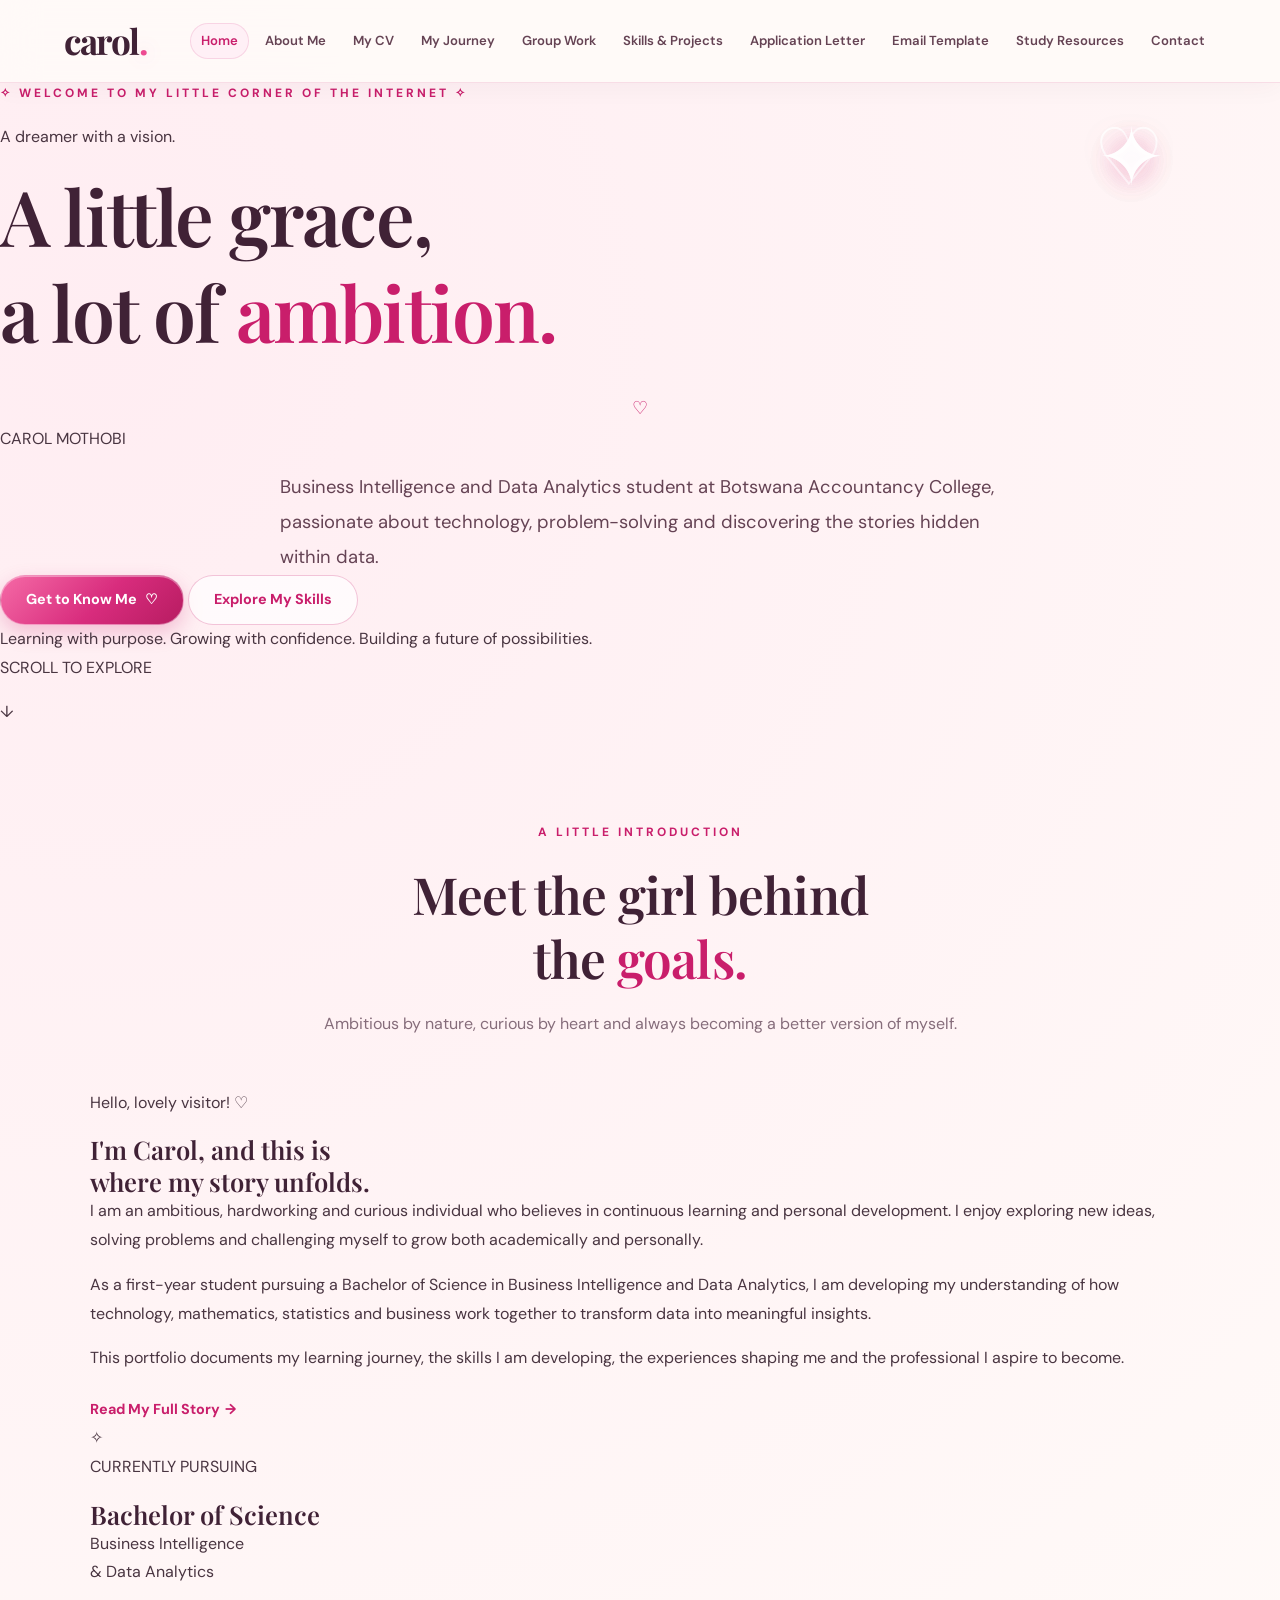
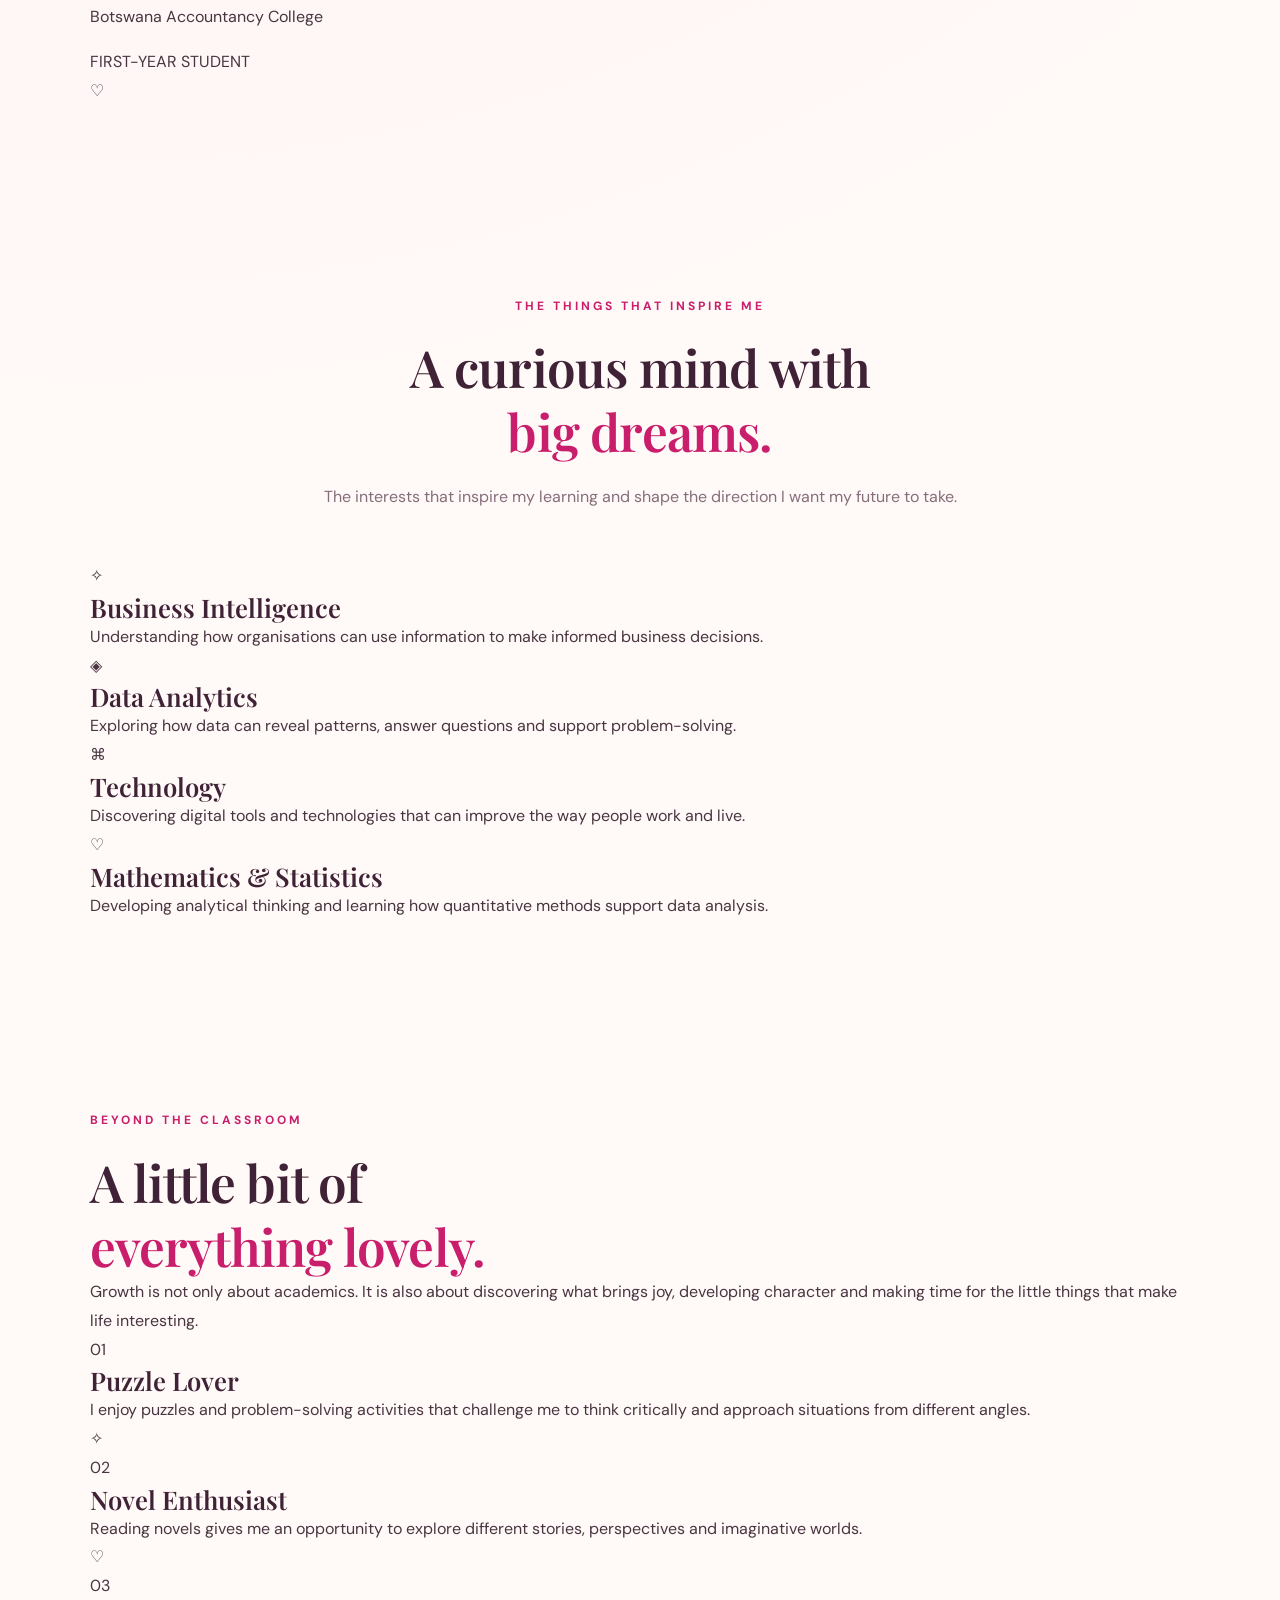
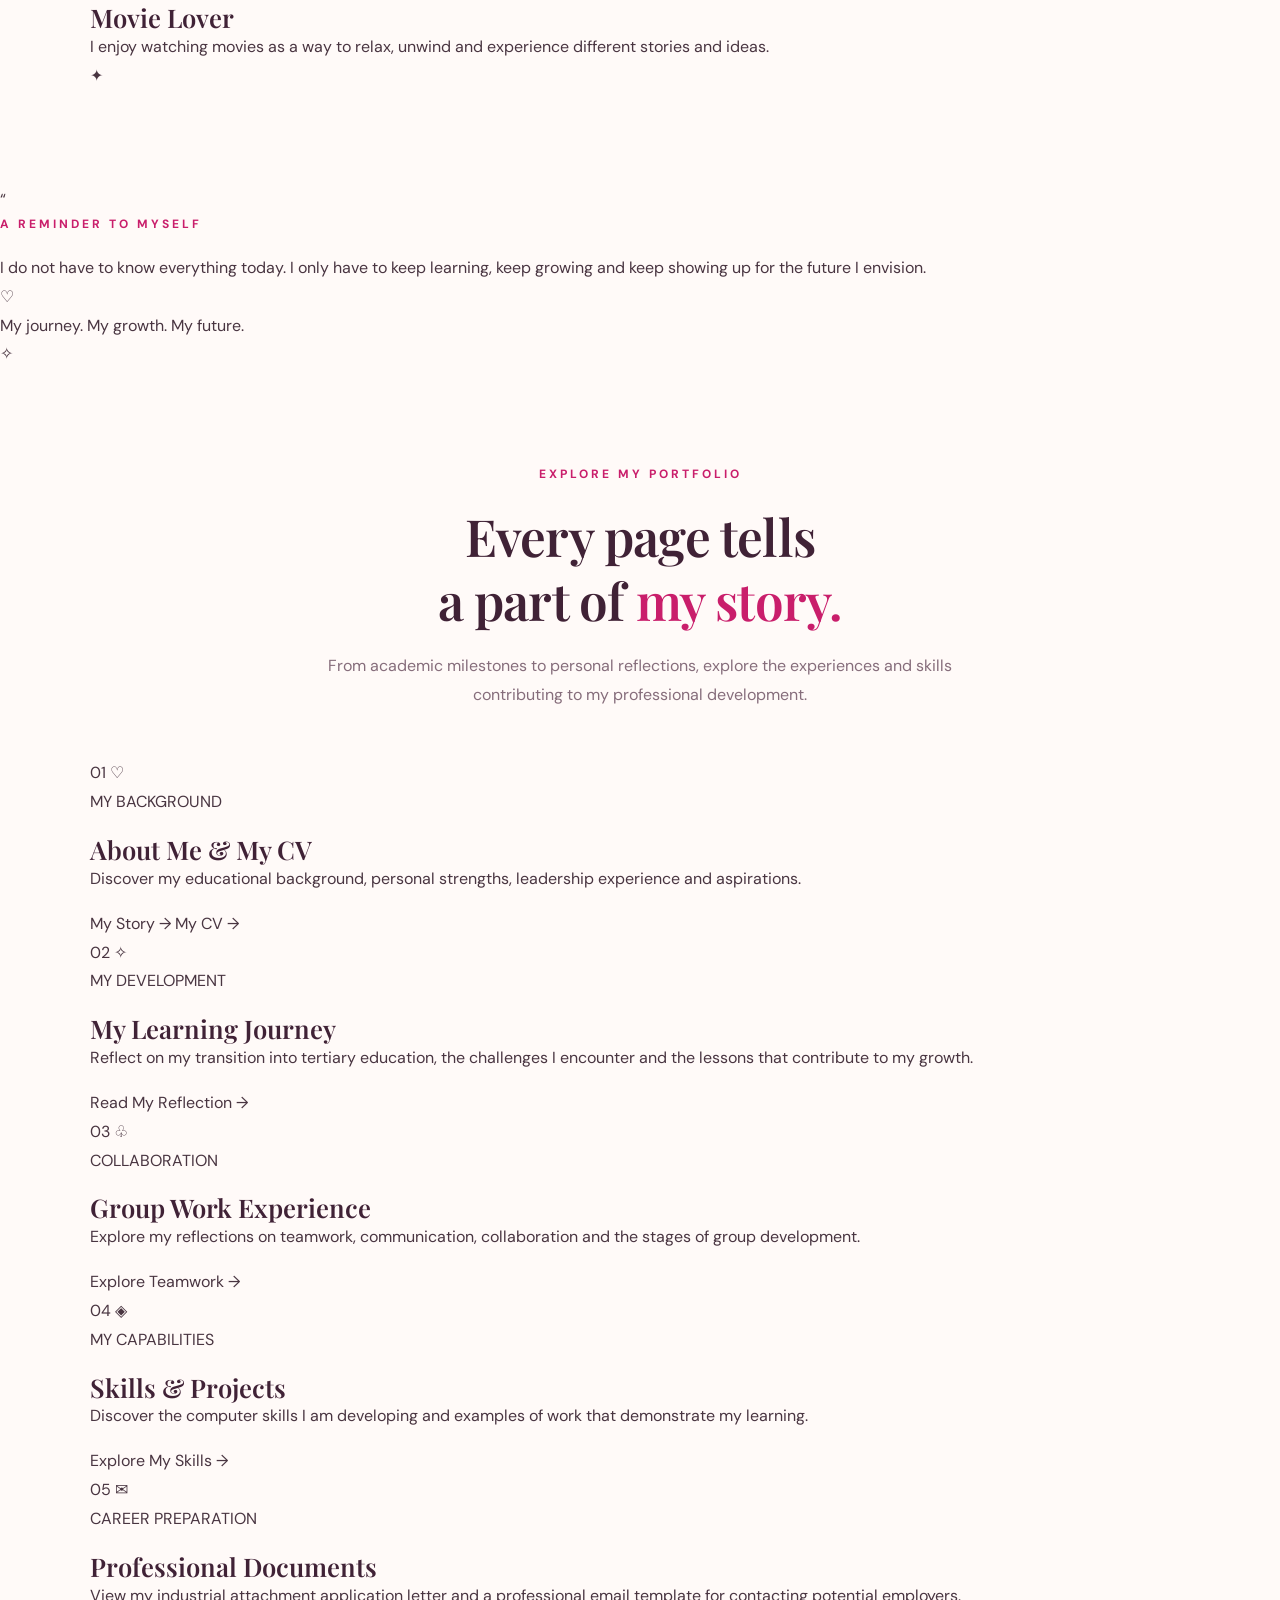
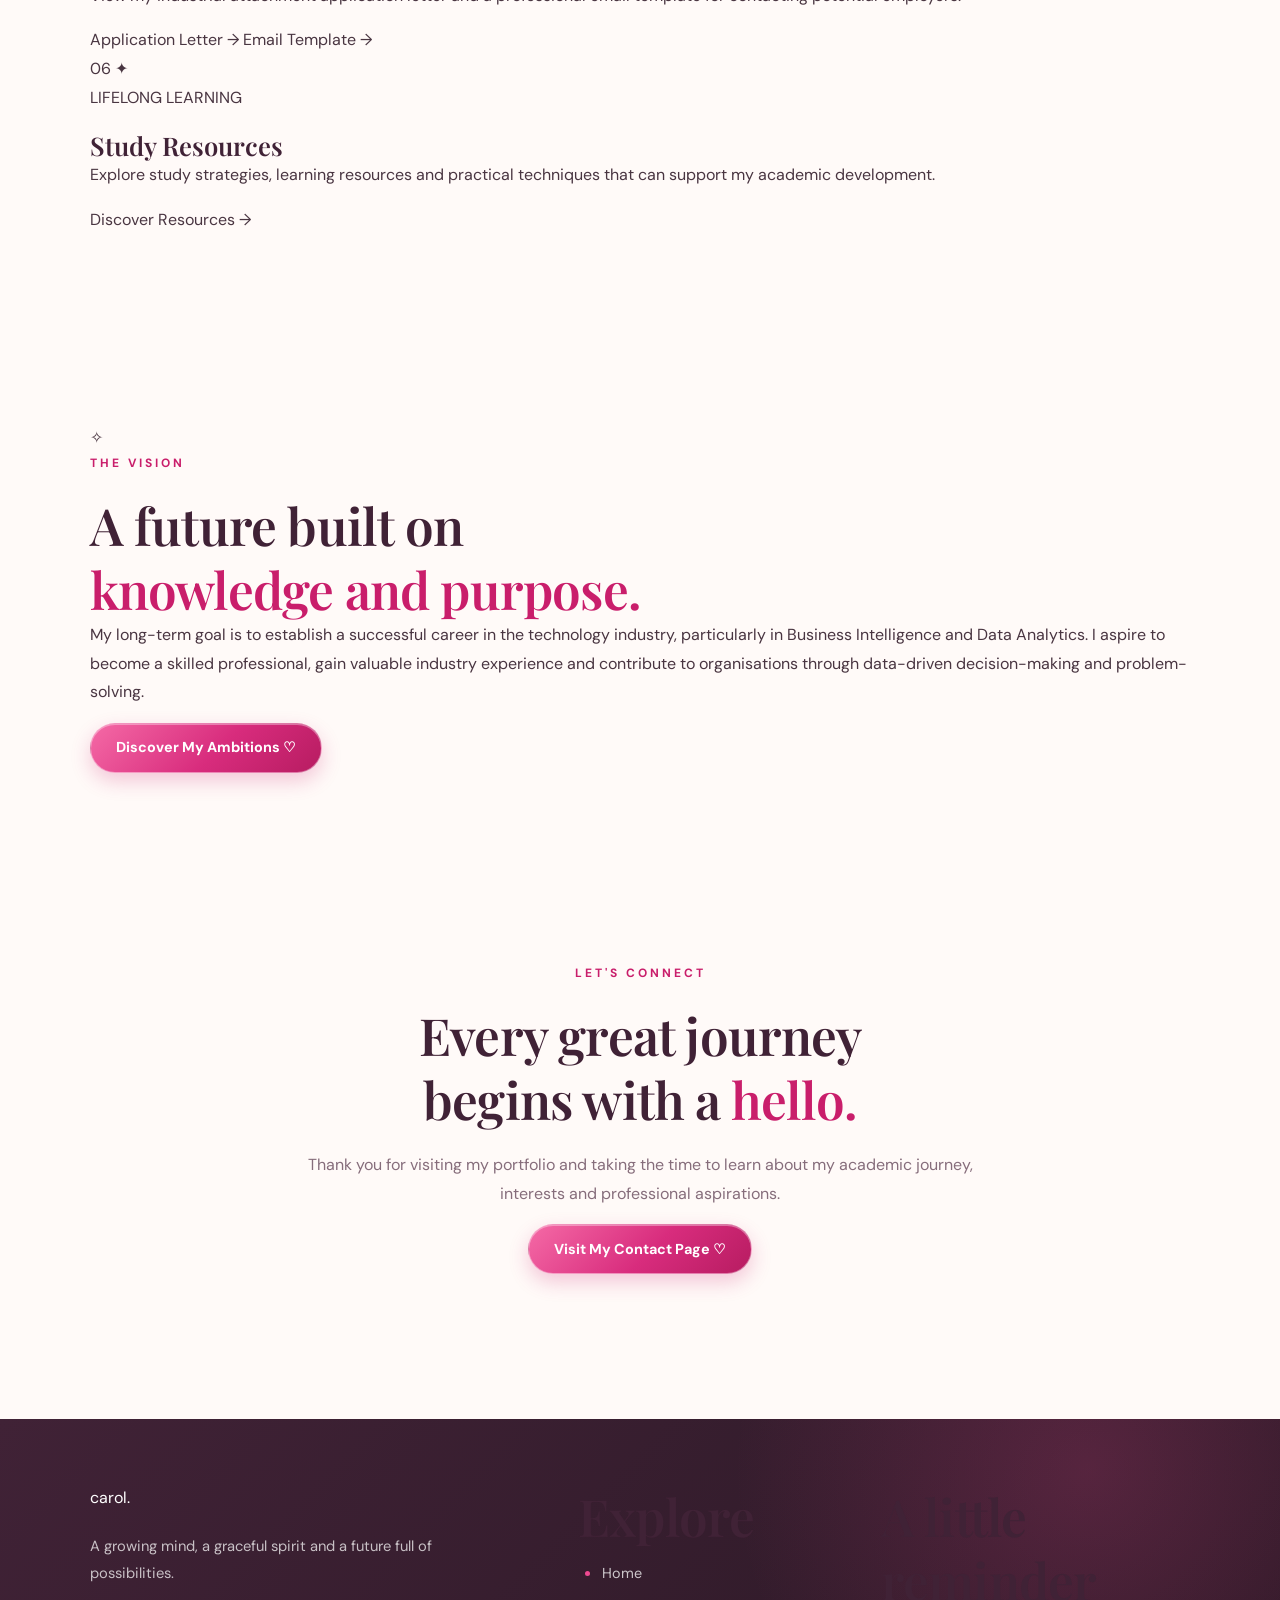
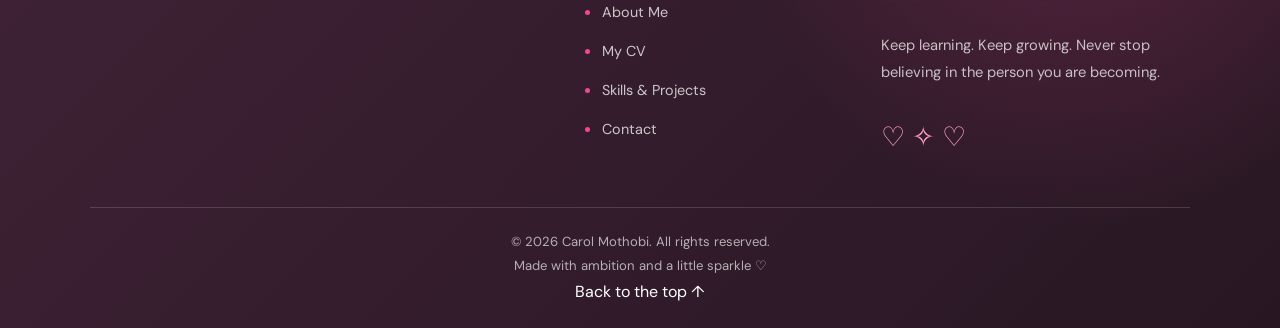
<file: index.html>
<!DOCTYPE html>
<html lang="en">
<head>
    <meta charset="UTF-8">
    <meta name="viewport" content="width=device-width, initial-scale=1.0">

    <meta name="description"
          content="Welcome to Carol Mothobi's personal portfolio. Explore her academic journey, skills, projects, reflections and ambitions in Business Intelligence and Data Analytics.">

    <meta name="author" content="Carol Mothobi">
    <meta name="theme-color" content="#ed4a91">

    <title>Carol Mothobi | Personal Portfolio</title>

    <!-- Glam Princess typography -->
    <link rel="preconnect" href="https://fonts.googleapis.com">
    <link rel="preconnect" href="https://fonts.gstatic.com" crossorigin>
    <link href="https://fonts.googleapis.com/css2?family=DM+Sans:wght@400;500;600;700&family=Playfair+Display:wght@400;500;600;700&display=swap"
          rel="stylesheet">

    <!-- Shared stylesheet will be created last -->
    <link rel="stylesheet" href="style.css">
</head>

<body>

    <!-- =========================
         HEADER AND NAVIGATION
    ========================== -->
    <header class="site-header">
        <nav class="navbar" aria-label="Main navigation">

            <a href="index.html" class="logo" aria-label="Carol Mothobi home">
                carol<span>.</span>
            </a>

            <ul class="nav-links">
                <li><a href="index.html" aria-current="page">Home</a></li>
                <li><a href="about.html">About Me</a></li>
                <li><a href="cv.html">My CV</a></li>
                <li><a href="reflection.html">My Journey</a></li>
                <li><a href="group-reflection.html">Group Work</a></li>
                <li><a href="skills-projects.html">Skills &amp; Projects</a></li>
                <li><a href="application-letter.html">Application Letter</a></li>
                <li><a href="email-template.html">Email Template</a></li>
                <li><a href="study-resources.html">Study Resources</a></li>
                <li><a href="contact.html">Contact</a></li>
            </ul>

        </nav>
    </header>


    <main>

        <!-- =========================
             HERO / WELCOME SECTION
        ========================== -->
        <section class="hero-section" id="home">

            <div class="hero-decoration hero-decoration-one"
                 aria-hidden="true">✦</div>

            <div class="hero-decoration hero-decoration-two"
                 aria-hidden="true">♡</div>

            <div class="hero-decoration hero-decoration-three"
                 aria-hidden="true">✧</div>

            <div class="hero-decoration hero-decoration-four"
                 aria-hidden="true">✦</div>

            <div class="hero-content">

                <p class="hero-eyebrow">
                    <span aria-hidden="true">✧</span>
                    WELCOME TO MY LITTLE CORNER OF THE INTERNET
                    <span aria-hidden="true">✧</span>
                </p>

                <p class="hero-intro">A dreamer with a vision.</p>

                <h1>
                    A little grace,<br>
                    a lot of <span>ambition.</span>
                </h1>

                <div class="hero-divider" aria-hidden="true">
                    <span></span>
                    ♡
                    <span></span>
                </div>

                <p class="hero-name">CAROL MOTHOBI</p>

                <p class="hero-description">
                    Business Intelligence and Data Analytics student
                    at Botswana Accountancy College, passionate about
                    technology, problem-solving and discovering the
                    stories hidden within data.
                </p>

                <div class="hero-buttons">

                    <a href="about.html" class="button button-primary">
                        Get to Know Me <span aria-hidden="true">♡</span>
                    </a>

                    <a href="skills-projects.html"
                       class="button button-outline">
                        Explore My Skills
                    </a>

                </div>

                <p class="hero-caption">
                    Learning with purpose. Growing with confidence.
                    Building a future of possibilities.
                </p>

            </div>

            <div class="hero-bottom-note" aria-hidden="true">
                <span></span>
                <p>SCROLL TO EXPLORE</p>
                <span>↓</span>
            </div>

        </section>


        <!-- =========================
             QUICK INTRODUCTION
        ========================== -->
        <section class="welcome-section section-padding">

            <div class="section-heading">

                <p class="section-eyebrow">A LITTLE INTRODUCTION</p>

                <h2>
                    Meet the girl behind<br>
                    the <span>goals.</span>
                </h2>

                <p class="section-description">
                    Ambitious by nature, curious by heart and always
                    becoming a better version of myself.
                </p>

            </div>

            <div class="welcome-content">

                <div class="welcome-text">

                    <p class="script-note">Hello, lovely visitor! ♡</p>

                    <h3>
                        I'm Carol, and this is<br>
                        where my story unfolds.
                    </h3>

                    <p>
                        I am an ambitious, hardworking and curious
                        individual who believes in continuous learning
                        and personal development. I enjoy exploring
                        new ideas, solving problems and challenging
                        myself to grow both academically and personally.
                    </p>

                    <p>
                        As a first-year student pursuing a Bachelor
                        of Science in Business Intelligence and Data
                        Analytics, I am developing my understanding
                        of how technology, mathematics, statistics
                        and business work together to transform data
                        into meaningful insights.
                    </p>

                    <p>
                        This portfolio documents my learning journey,
                        the skills I am developing, the experiences
                        shaping me and the professional I aspire to
                        become.
                    </p>

                    <a href="about.html" class="text-link">
                        Read My Full Story <span aria-hidden="true">→</span>
                    </a>

                </div>

                <div class="welcome-highlight">

                    <div class="highlight-sparkle" aria-hidden="true">✧</div>

                    <p class="highlight-small">CURRENTLY PURSUING</p>

                    <h3>Bachelor of Science</h3>

                    <p class="highlight-course">
                        Business Intelligence<br>
                        &amp; Data Analytics
                    </p>

                    <div class="highlight-divider"></div>

                    <p class="highlight-institution">
                        Botswana Accountancy College
                    </p>

                    <span class="highlight-badge">
                        FIRST-YEAR STUDENT
                    </span>

                    <div class="highlight-heart" aria-hidden="true">♡</div>

                </div>

            </div>

        </section>


        <!-- =========================
             ACADEMIC INTERESTS
        ========================== -->
        <section class="interests-section section-padding">

            <div class="section-heading">

                <p class="section-eyebrow">THE THINGS THAT INSPIRE ME</p>

                <h2>
                    A curious mind with<br>
                    <span>big dreams.</span>
                </h2>

                <p class="section-description">
                    The interests that inspire my learning and shape
                    the direction I want my future to take.
                </p>

            </div>

            <div class="interests-grid">

                <article class="interest-card">

                    <div class="interest-icon" aria-hidden="true">✧</div>

                    <h3>Business Intelligence</h3>

                    <p>
                        Understanding how organisations can use
                        information to make informed business decisions.
                    </p>

                </article>

                <article class="interest-card">

                    <div class="interest-icon" aria-hidden="true">◈</div>

                    <h3>Data Analytics</h3>

                    <p>
                        Exploring how data can reveal patterns,
                        answer questions and support problem-solving.
                    </p>

                </article>

                <article class="interest-card">

                    <div class="interest-icon" aria-hidden="true">⌘</div>

                    <h3>Technology</h3>

                    <p>
                        Discovering digital tools and technologies
                        that can improve the way people work and live.
                    </p>

                </article>

                <article class="interest-card">

                    <div class="interest-icon" aria-hidden="true">♡</div>

                    <h3>Mathematics &amp; Statistics</h3>

                    <p>
                        Developing analytical thinking and learning
                        how quantitative methods support data analysis.
                    </p>

                </article>

            </div>

        </section>


        <!-- =========================
             PERSONALITY AND INTERESTS
        ========================== -->
        <section class="personality-section section-padding">

            <div class="personality-content">

                <div class="personality-heading">

                    <p class="section-eyebrow">BEYOND THE CLASSROOM</p>

                    <h2>
                        A little bit of<br>
                        <span>everything lovely.</span>
                    </h2>

                    <p>
                        Growth is not only about academics. It is also
                        about discovering what brings joy, developing
                        character and making time for the little things
                        that make life interesting.
                    </p>

                </div>

                <div class="personality-list">

                    <article class="personality-item">
                        <span class="personality-number">01</span>
                        <div>
                            <h3>Puzzle Lover</h3>
                            <p>
                                I enjoy puzzles and problem-solving
                                activities that challenge me to think
                                critically and approach situations
                                from different angles.
                            </p>
                        </div>
                        <span class="personality-symbol"
                              aria-hidden="true">✧</span>
                    </article>

                    <article class="personality-item">
                        <span class="personality-number">02</span>
                        <div>
                            <h3>Novel Enthusiast</h3>
                            <p>
                                Reading novels gives me an opportunity
                                to explore different stories, perspectives
                                and imaginative worlds.
                            </p>
                        </div>
                        <span class="personality-symbol"
                              aria-hidden="true">♡</span>
                    </article>

                    <article class="personality-item">
                        <span class="personality-number">03</span>
                        <div>
                            <h3>Movie Lover</h3>
                            <p>
                                I enjoy watching movies as a way to relax,
                                unwind and experience different stories
                                and ideas.
                            </p>
                        </div>
                        <span class="personality-symbol"
                              aria-hidden="true">✦</span>
                    </article>

                </div>

            </div>

        </section>


        <!-- =========================
             PERSONAL MOTTO
        ========================== -->
        <section class="quote-section">

            <div class="quote-decoration quote-decoration-left"
                 aria-hidden="true">“</div>

            <div class="quote-content">

                <p class="section-eyebrow">A REMINDER TO MYSELF</p>

                <blockquote>
                    I do not have to know everything today.
                    I only have to keep learning, keep growing
                    and keep showing up for the future I envision.
                </blockquote>

                <div class="quote-divider" aria-hidden="true">
                    <span></span> ♡ <span></span>
                </div>

                <p class="quote-signature">My journey. My growth. My future.</p>

            </div>

            <div class="quote-decoration quote-decoration-right"
                 aria-hidden="true">✧</div>

        </section>


        <!-- =========================
             PORTFOLIO PREVIEW
        ========================== -->
        <section class="portfolio-section section-padding">

            <div class="section-heading">

                <p class="section-eyebrow">EXPLORE MY PORTFOLIO</p>

                <h2>
                    Every page tells<br>
                    a part of <span>my story.</span>
                </h2>

                <p class="section-description">
                    From academic milestones to personal reflections,
                    explore the experiences and skills contributing
                    to my professional development.
                </p>

            </div>

            <div class="portfolio-grid">

                <article class="portfolio-card">

                    <div class="portfolio-card-top">
                        <span class="portfolio-number">01</span>
                        <span class="portfolio-icon"
                              aria-hidden="true">♡</span>
                    </div>

                    <p class="portfolio-category">MY BACKGROUND</p>

                    <h3>About Me &amp; My CV</h3>

                    <p>
                        Discover my educational background, personal
                        strengths, leadership experience and aspirations.
                    </p>

                    <div class="portfolio-card-links">
                        <a href="about.html">My Story →</a>
                        <a href="cv.html">My CV →</a>
                    </div>

                </article>

                <article class="portfolio-card">

                    <div class="portfolio-card-top">
                        <span class="portfolio-number">02</span>
                        <span class="portfolio-icon"
                              aria-hidden="true">✧</span>
                    </div>

                    <p class="portfolio-category">MY DEVELOPMENT</p>

                    <h3>My Learning Journey</h3>

                    <p>
                        Reflect on my transition into tertiary education,
                        the challenges I encounter and the lessons
                        that contribute to my growth.
                    </p>

                    <a href="reflection.html" class="portfolio-link">
                        Read My Reflection →
                    </a>

                </article>

                <article class="portfolio-card">

                    <div class="portfolio-card-top">
                        <span class="portfolio-number">03</span>
                        <span class="portfolio-icon"
                              aria-hidden="true">♧</span>
                    </div>

                    <p class="portfolio-category">COLLABORATION</p>

                    <h3>Group Work Experience</h3>

                    <p>
                        Explore my reflections on teamwork, communication,
                        collaboration and the stages of group development.
                    </p>

                    <a href="group-reflection.html" class="portfolio-link">
                        Explore Teamwork →
                    </a>

                </article>

                <article class="portfolio-card">

                    <div class="portfolio-card-top">
                        <span class="portfolio-number">04</span>
                        <span class="portfolio-icon"
                              aria-hidden="true">◈</span>
                    </div>

                    <p class="portfolio-category">MY CAPABILITIES</p>

                    <h3>Skills &amp; Projects</h3>

                    <p>
                        Discover the computer skills I am developing
                        and examples of work that demonstrate my learning.
                    </p>

                    <a href="skills-projects.html" class="portfolio-link">
                        Explore My Skills →
                    </a>

                </article>

                <article class="portfolio-card">

                    <div class="portfolio-card-top">
                        <span class="portfolio-number">05</span>
                        <span class="portfolio-icon"
                              aria-hidden="true">✉</span>
                    </div>

                    <p class="portfolio-category">CAREER PREPARATION</p>

                    <h3>Professional Documents</h3>

                    <p>
                        View my industrial attachment application letter
                        and a professional email template for contacting
                        potential employers.
                    </p>

                    <div class="portfolio-card-links">
                        <a href="application-letter.html">Application Letter →</a>
                        <a href="email-template.html">Email Template →</a>
                    </div>

                </article>

                <article class="portfolio-card">

                    <div class="portfolio-card-top">
                        <span class="portfolio-number">06</span>
                        <span class="portfolio-icon"
                              aria-hidden="true">✦</span>
                    </div>

                    <p class="portfolio-category">LIFELONG LEARNING</p>

                    <h3>Study Resources</h3>

                    <p>
                        Explore study strategies, learning resources
                        and practical techniques that can support
                        my academic development.
                    </p>

                    <a href="study-resources.html" class="portfolio-link">
                        Discover Resources →
                    </a>

                </article>

            </div>

        </section>


        <!-- =========================
             FUTURE ASPIRATIONS
        ========================== -->
        <section class="future-section section-padding">

            <div class="future-card">

                <div class="future-decoration" aria-hidden="true">✧</div>

                <p class="section-eyebrow">THE VISION</p>

                <h2>
                    A future built on<br>
                    <span>knowledge and purpose.</span>
                </h2>

                <p>
                    My long-term goal is to establish a successful career
                    in the technology industry, particularly in Business
                    Intelligence and Data Analytics. I aspire to become
                    a skilled professional, gain valuable industry
                    experience and contribute to organisations through
                    data-driven decision-making and problem-solving.
                </p>

                <a href="about.html" class="button button-primary">
                    Discover My Ambitions ♡
                </a>

            </div>

        </section>


        <!-- =========================
             CONTACT INVITATION
        ========================== -->
        <section class="contact-invitation section-padding">

            <div class="section-heading">

                <p class="section-eyebrow">LET'S CONNECT</p>

                <h2>
                    Every great journey<br>
                    begins with a <span>hello.</span>
                </h2>

                <p class="section-description">
                    Thank you for visiting my portfolio and taking
                    the time to learn about my academic journey,
                    interests and professional aspirations.
                </p>

                <a href="contact.html" class="button button-primary">
                    Visit My Contact Page ♡
                </a>

            </div>

        </section>

    </main>


    <!-- =========================
         FOOTER
    ========================== -->
    <footer class="site-footer">

        <div class="footer-main">

            <div class="footer-brand">
                <a href="index.html" class="footer-logo">
                    carol<span>.</span>
                </a>

                <p>
                    A growing mind, a graceful spirit and a future
                    full of possibilities.
                </p>
            </div>

            <div class="footer-navigation">

                <h2>Explore</h2>

                <ul>
                    <li><a href="index.html">Home</a></li>
                    <li><a href="about.html">About Me</a></li>
                    <li><a href="cv.html">My CV</a></li>
                    <li><a href="skills-projects.html">Skills &amp; Projects</a></li>
                    <li><a href="contact.html">Contact</a></li>
                </ul>

            </div>

            <div class="footer-message">

                <h2>A little reminder</h2>

                <p>
                    Keep learning. Keep growing. Never stop believing
                    in the person you are becoming.
                </p>

                <span aria-hidden="true">♡ ✧ ♡</span>

            </div>

        </div>

        <div class="footer-bottom">

            <p>
                &copy; 2026 Carol Mothobi. All rights reserved.
            </p>

            <p>
                Made with ambition and a little sparkle <span aria-hidden="true">♡</span>
            </p>

            <a href="#home">Back to the top ↑</a>

        </div>

    </footer>

</body>
</html>
</file>
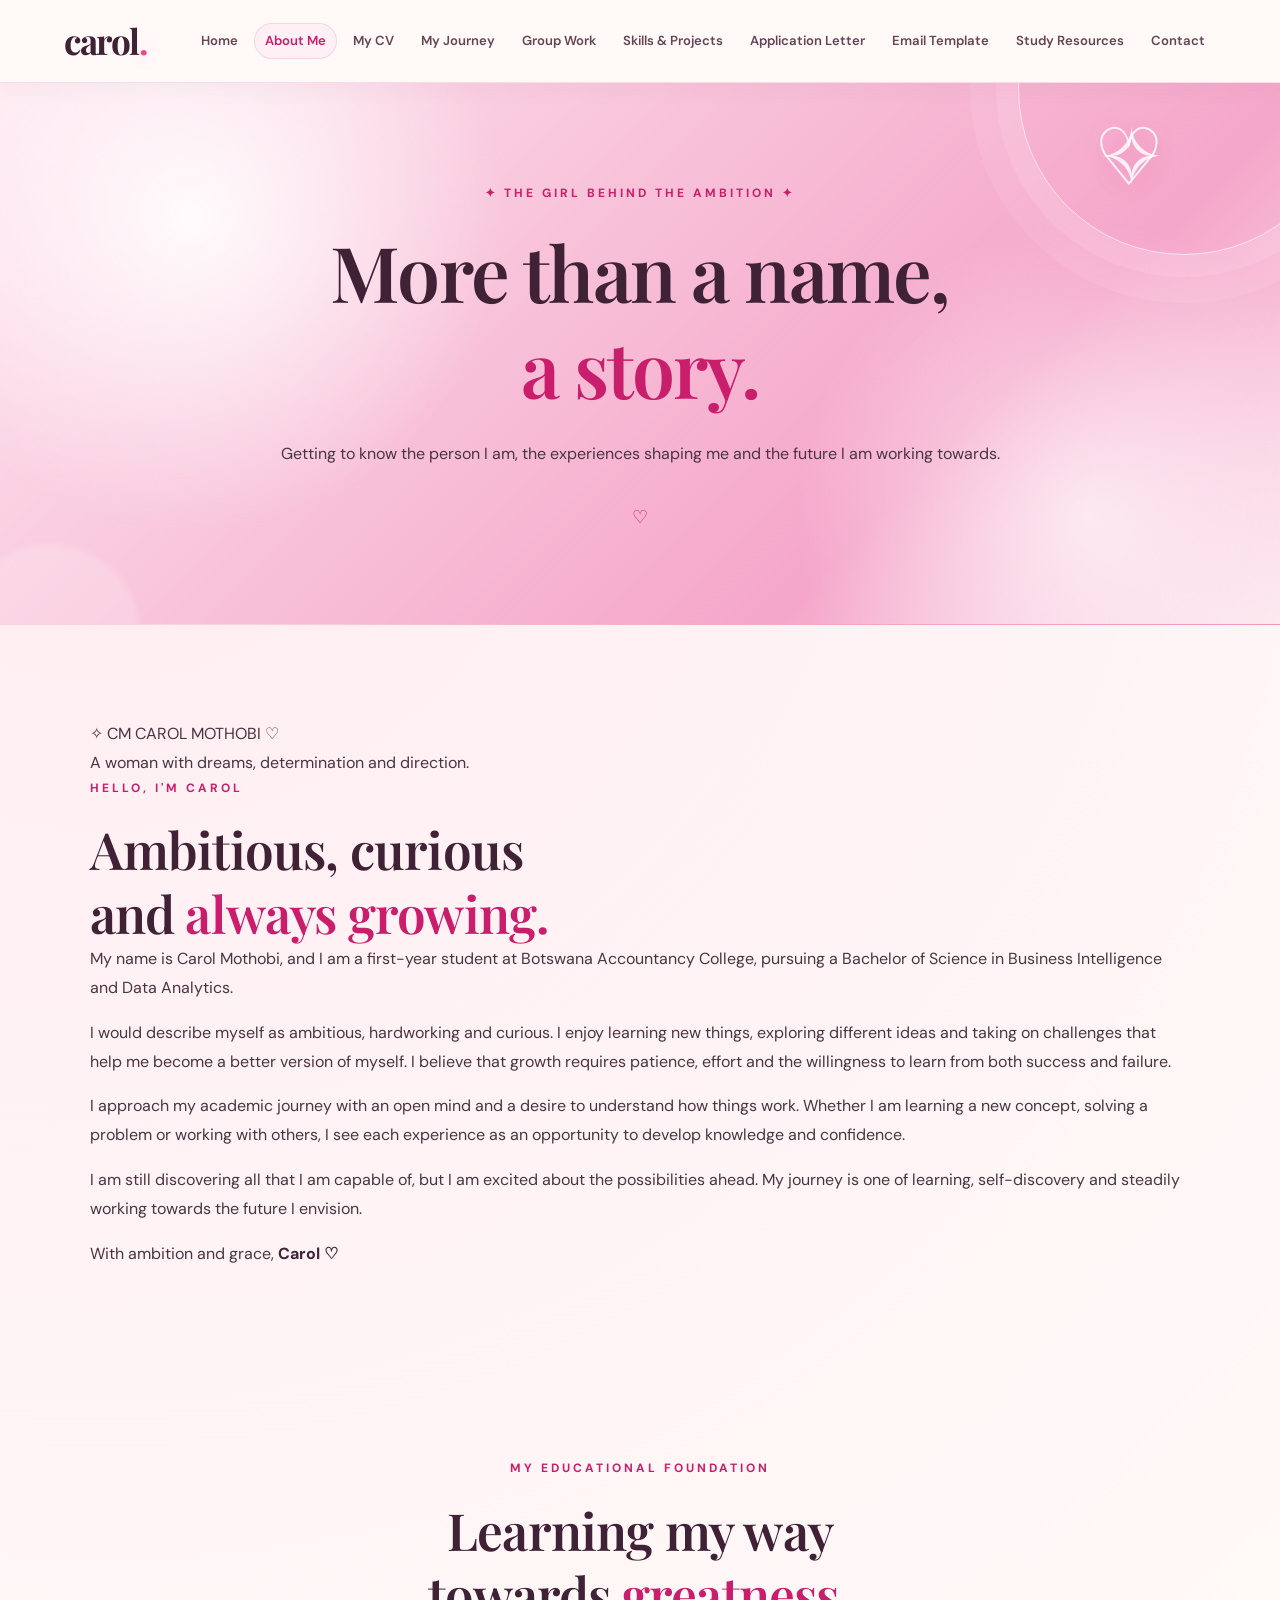
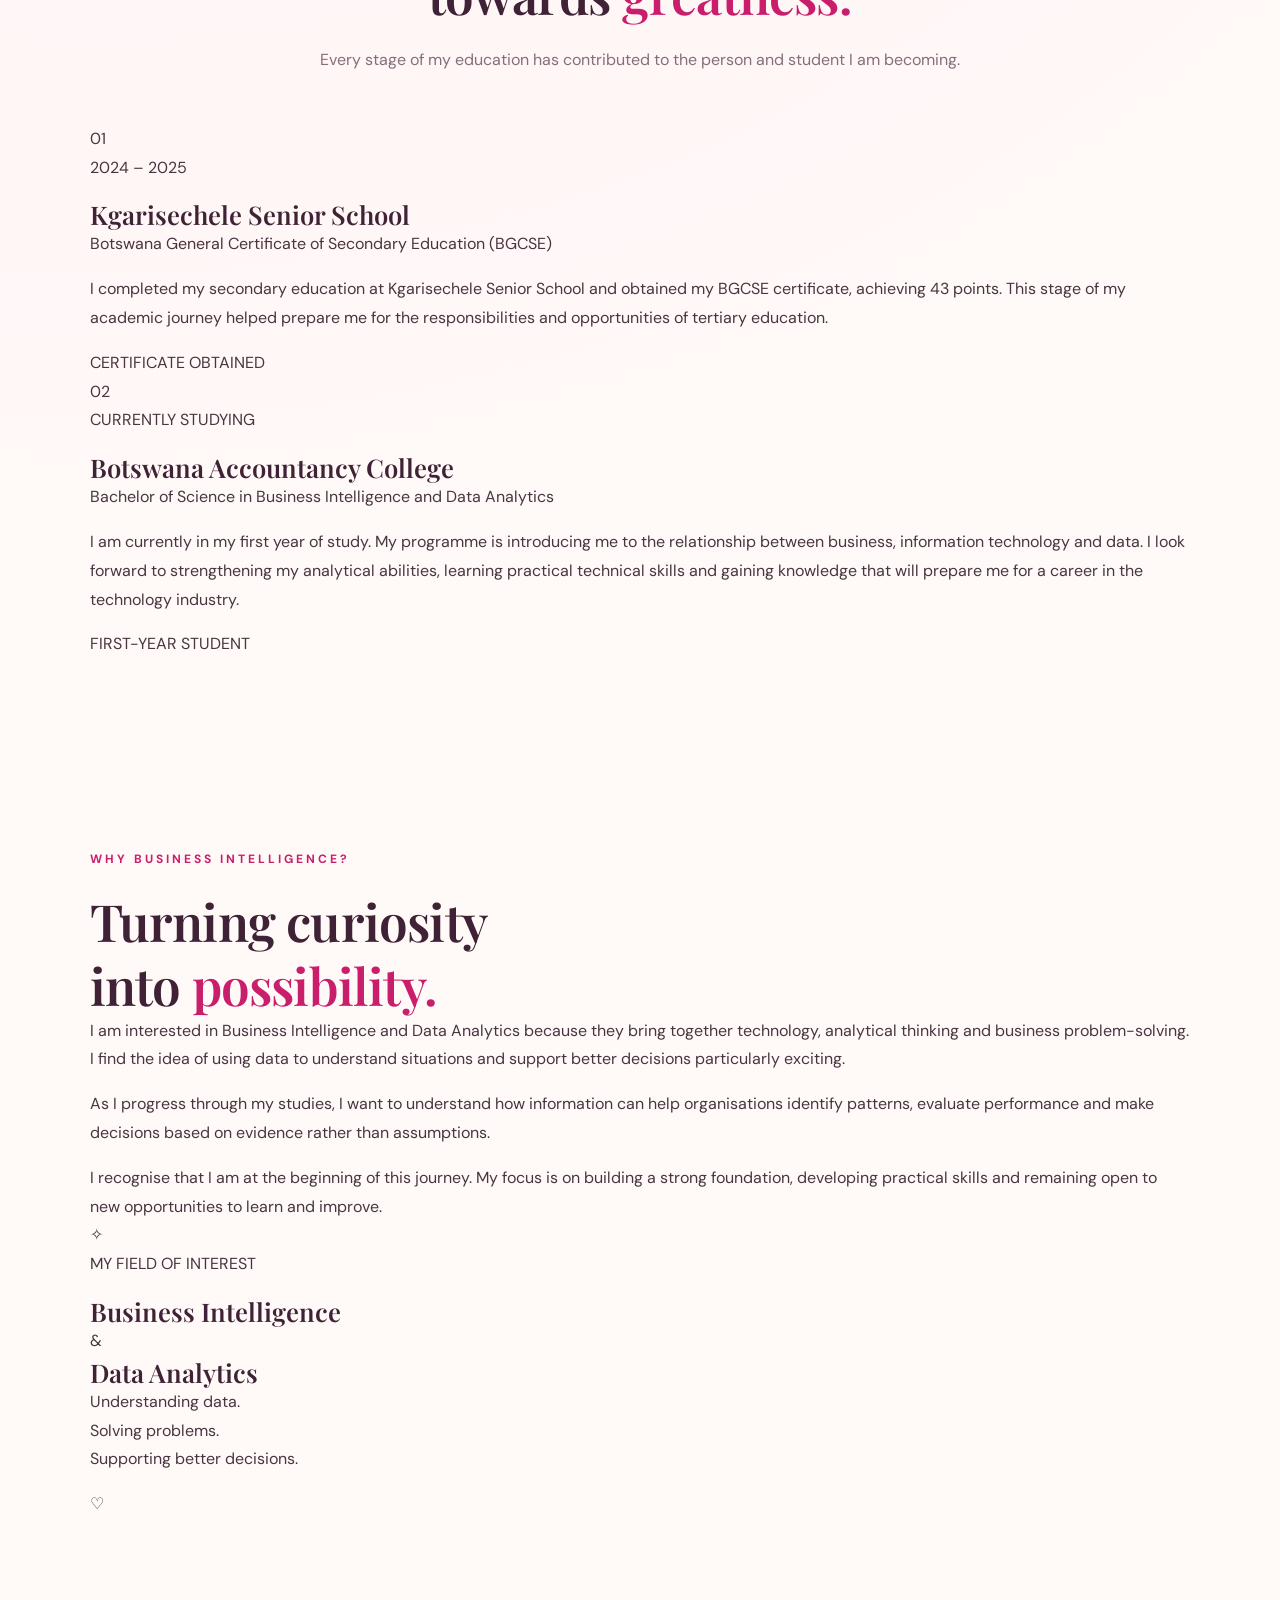
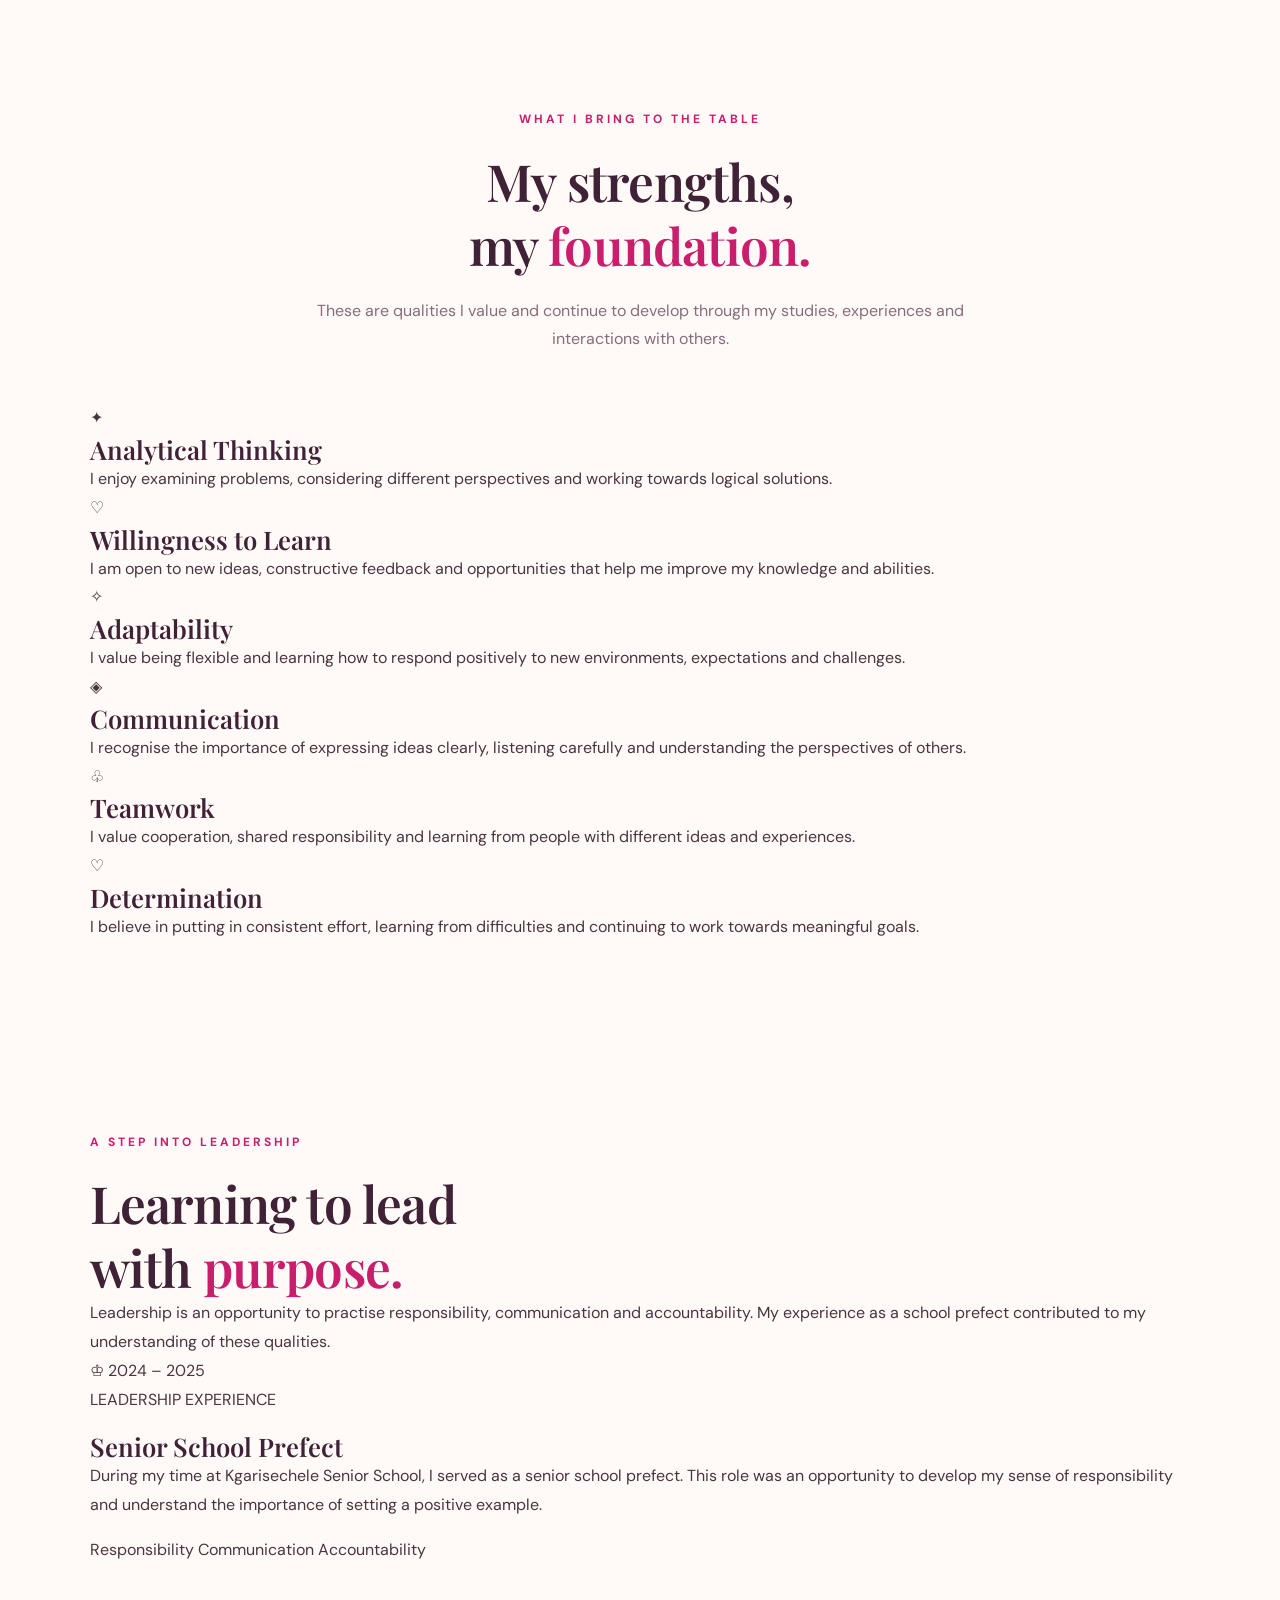
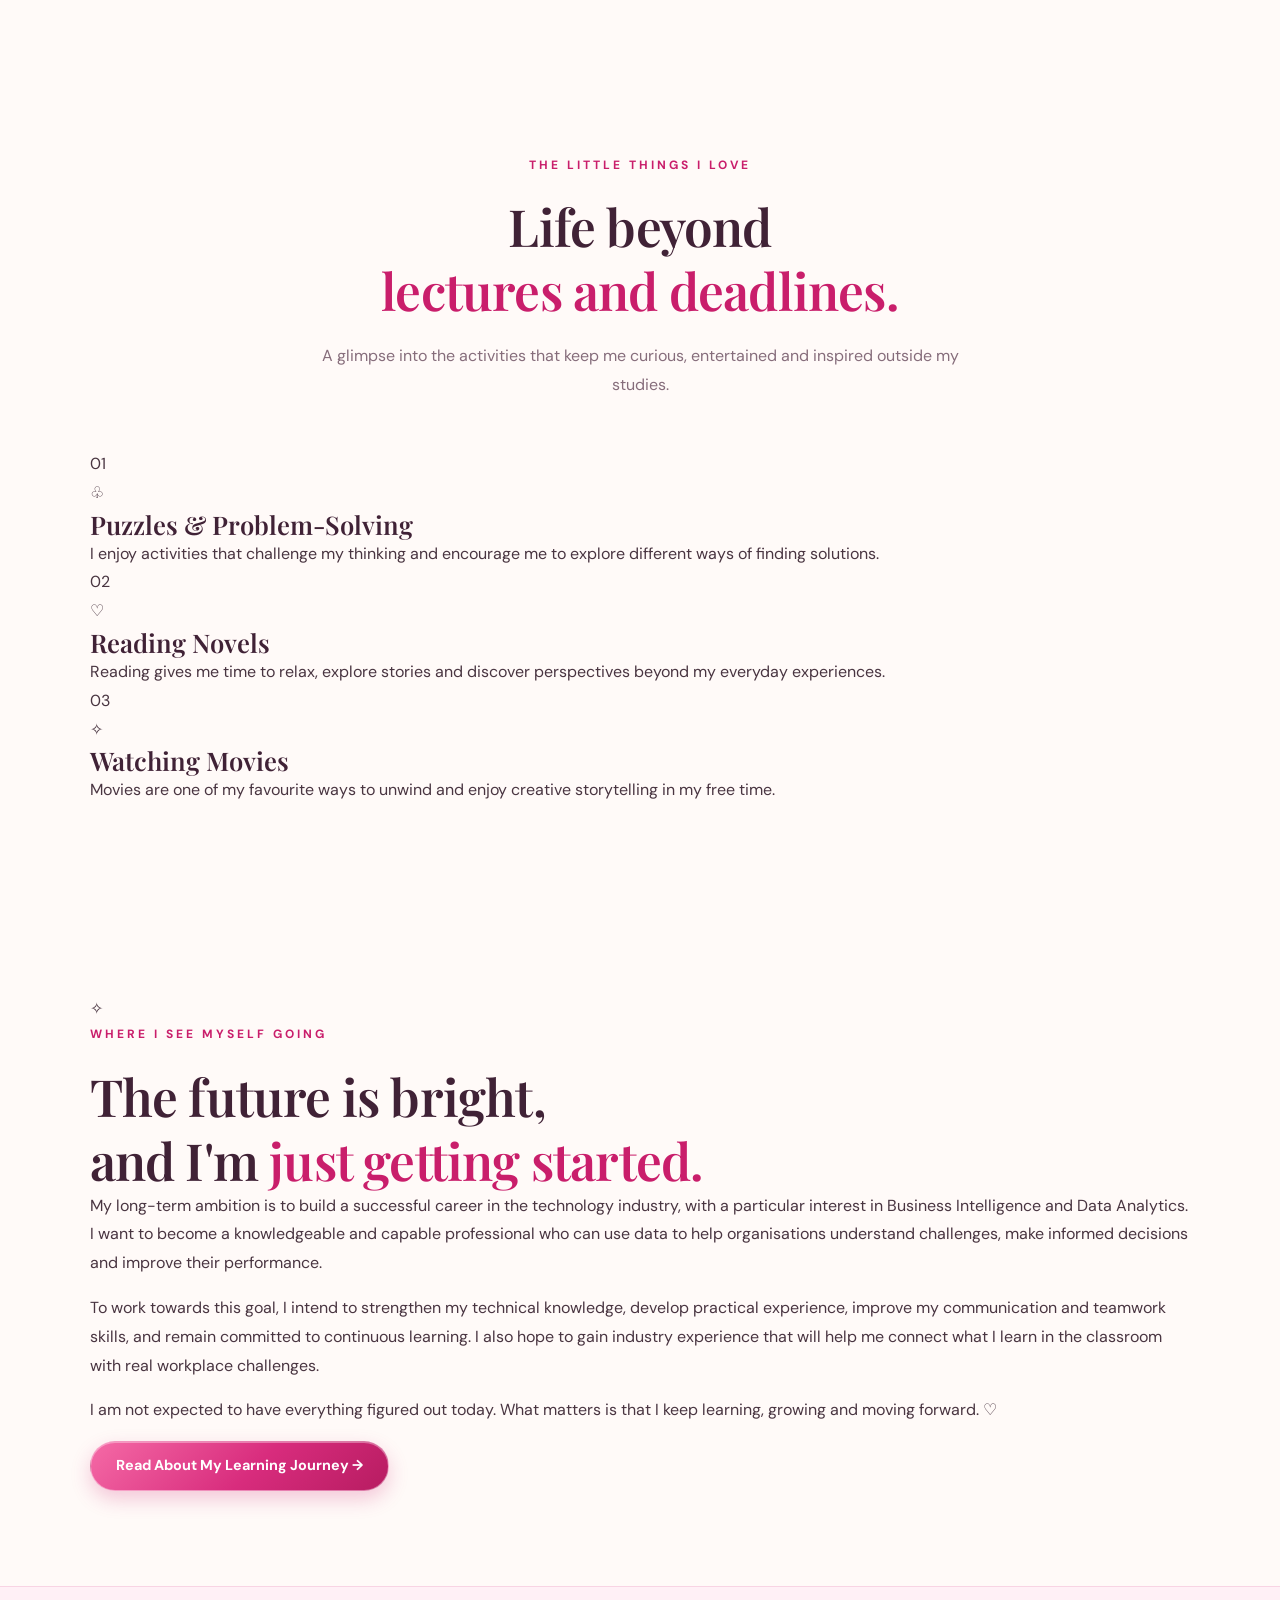
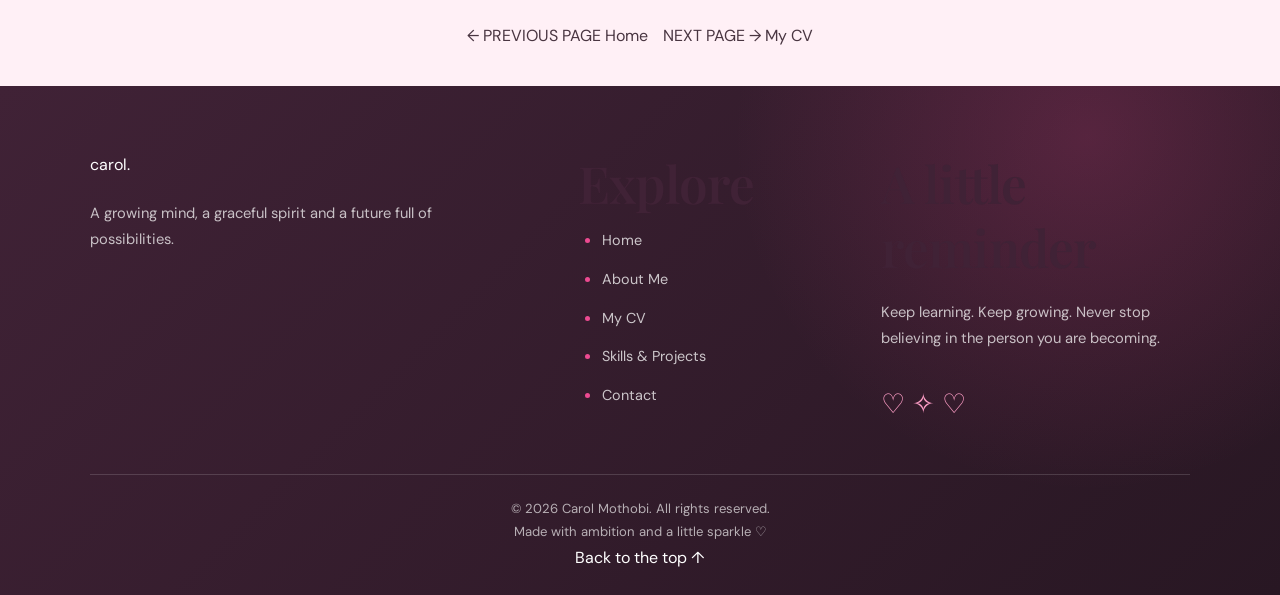
<file: about.html>
<!DOCTYPE html>
<html lang="en">
<head>
    <meta charset="UTF-8">
    <meta name="viewport" content="width=device-width, initial-scale=1.0">

    <meta name="description"
          content="Learn more about Carol Mothobi, a first-year Business Intelligence and Data Analytics student at Botswana Accountancy College, her interests, values and career aspirations.">

    <meta name="author" content="Carol Mothobi">
    <meta name="theme-color" content="#ed4a91">

    <title>About Me | Carol Mothobi</title>

    <!-- Glam Princess typography -->
    <link rel="preconnect" href="https://fonts.googleapis.com">
    <link rel="preconnect" href="https://fonts.gstatic.com" crossorigin>
    <link href="https://fonts.googleapis.com/css2?family=DM+Sans:wght@400;500;600;700&family=Playfair+Display:wght@400;500;600;700&display=swap"
          rel="stylesheet">

    <!-- Shared stylesheet will be created last -->
    <link rel="stylesheet" href="style.css">
</head>

<body>

    <!-- =========================
         HEADER AND NAVIGATION
    ========================== -->
    <header class="site-header">
        <nav class="navbar" aria-label="Main navigation">

            <a href="index.html" class="logo" aria-label="Carol Mothobi home">
                carol<span>.</span>
            </a>

            <ul class="nav-links">
                <li><a href="index.html">Home</a></li>
                <li><a href="about.html" aria-current="page">About Me</a></li>
                <li><a href="cv.html">My CV</a></li>
                <li><a href="reflection.html">My Journey</a></li>
                <li><a href="group-reflection.html">Group Work</a></li>
                <li><a href="skills-projects.html">Skills &amp; Projects</a></li>
                <li><a href="application-letter.html">Application Letter</a></li>
                <li><a href="email-template.html">Email Template</a></li>
                <li><a href="study-resources.html">Study Resources</a></li>
                <li><a href="contact.html">Contact</a></li>
            </ul>

        </nav>
    </header>


    <main>

        <!-- =========================
             ABOUT PAGE HERO
        ========================== -->
        <section class="page-hero about-hero">

            <div class="hero-decoration hero-decoration-one"
                 aria-hidden="true">✧</div>

            <div class="hero-decoration hero-decoration-two"
                 aria-hidden="true">♡</div>

            <div class="page-hero-content">

                <p class="hero-eyebrow">
                    <span aria-hidden="true">✦</span>
                    THE GIRL BEHIND THE AMBITION
                    <span aria-hidden="true">✦</span>
                </p>

                <h1>
                    More than a name,<br>
                    <span>a story.</span>
                </h1>

                <p>
                    Getting to know the person I am, the experiences
                    shaping me and the future I am working towards.
                </p>

                <div class="hero-divider" aria-hidden="true">
                    <span></span> ♡ <span></span>
                </div>

            </div>

        </section>


        <!-- =========================
             PERSONAL INTRODUCTION
        ========================== -->
        <section class="about-introduction section-padding">

            <div class="about-intro-layout">

                <div class="about-monogram" aria-label="Carol's initials CM">

                    <div class="monogram-frame">

                        <span class="monogram-decoration monogram-top"
                              aria-hidden="true">✧</span>

                        <span class="monogram-initials">CM</span>

                        <span class="monogram-name">CAROL MOTHOBI</span>

                        <span class="monogram-decoration monogram-bottom"
                              aria-hidden="true">♡</span>

                    </div>

                    <p class="monogram-caption">
                        A woman with dreams, determination and direction.
                    </p>

                </div>


                <div class="about-intro-text">

                    <p class="section-eyebrow">HELLO, I'M CAROL</p>

                    <h2>
                        Ambitious, curious<br>
                        and <span>always growing.</span>
                    </h2>

                    <p>
                        My name is Carol Mothobi, and I am a first-year
                        student at Botswana Accountancy College, pursuing
                        a Bachelor of Science in Business Intelligence
                        and Data Analytics.
                    </p>

                    <p>
                        I would describe myself as ambitious, hardworking
                        and curious. I enjoy learning new things, exploring
                        different ideas and taking on challenges that help
                        me become a better version of myself. I believe
                        that growth requires patience, effort and the
                        willingness to learn from both success and failure.
                    </p>

                    <p>
                        I approach my academic journey with an open mind
                        and a desire to understand how things work. Whether
                        I am learning a new concept, solving a problem or
                        working with others, I see each experience as an
                        opportunity to develop knowledge and confidence.
                    </p>

                    <p>
                        I am still discovering all that I am capable of,
                        but I am excited about the possibilities ahead.
                        My journey is one of learning, self-discovery and
                        steadily working towards the future I envision.
                    </p>

                    <div class="about-signature">
                        <span>With ambition and grace,</span>
                        <strong>Carol ♡</strong>
                    </div>

                </div>

            </div>

        </section>


        <!-- =========================
             ACADEMIC BACKGROUND
        ========================== -->
        <section class="about-academics section-padding">

            <div class="section-heading">

                <p class="section-eyebrow">MY EDUCATIONAL FOUNDATION</p>

                <h2>
                    Learning my way<br>
                    towards <span>greatness.</span>
                </h2>

                <p class="section-description">
                    Every stage of my education has contributed
                    to the person and student I am becoming.
                </p>

            </div>


            <div class="education-timeline">

                <article class="education-card">

                    <div class="education-marker">
                        <span aria-hidden="true">01</span>
                    </div>

                    <div class="education-content">

                        <p class="education-period">2024 – 2025</p>

                        <h3>Kgarisec­hele Senior School</h3>

                        <p class="education-qualification">
                            Botswana General Certificate of Secondary
                            Education (BGCSE)
                        </p>

                        <p>
                            I completed my secondary education at
                            Kgarisec­hele Senior School and obtained
                            my BGCSE certificate, achieving 43 points.
                            This stage of my academic journey helped
                            prepare me for the responsibilities and
                            opportunities of tertiary education.
                        </p>

                        <span class="education-badge">
                            CERTIFICATE OBTAINED
                        </span>

                    </div>

                </article>


                <article class="education-card">

                    <div class="education-marker">
                        <span aria-hidden="true">02</span>
                    </div>

                    <div class="education-content">

                        <p class="education-period">CURRENTLY STUDYING</p>

                        <h3>Botswana Accountancy College</h3>

                        <p class="education-qualification">
                            Bachelor of Science in Business Intelligence
                            and Data Analytics
                        </p>

                        <p>
                            I am currently in my first year of study.
                            My programme is introducing me to the
                            relationship between business, information
                            technology and data. I look forward to
                            strengthening my analytical abilities,
                            learning practical technical skills and
                            gaining knowledge that will prepare me
                            for a career in the technology industry.
                        </p>

                        <span class="education-badge">
                            FIRST-YEAR STUDENT
                        </span>

                    </div>

                </article>

            </div>

        </section>


        <!-- =========================
             WHY I CHOSE MY FIELD
        ========================== -->
        <section class="about-purpose section-padding">

            <div class="purpose-content">

                <div class="purpose-text">

                    <p class="section-eyebrow">WHY BUSINESS INTELLIGENCE?</p>

                    <h2>
                        Turning curiosity<br>
                        into <span>possibility.</span>
                    </h2>

                    <p>
                        I am interested in Business Intelligence and
                        Data Analytics because they bring together
                        technology, analytical thinking and business
                        problem-solving. I find the idea of using data
                        to understand situations and support better
                        decisions particularly exciting.
                    </p>

                    <p>
                        As I progress through my studies, I want to
                        understand how information can help organisations
                        identify patterns, evaluate performance and make
                        decisions based on evidence rather than assumptions.
                    </p>

                    <p>
                        I recognise that I am at the beginning of this
                        journey. My focus is on building a strong foundation,
                        developing practical skills and remaining open to
                        new opportunities to learn and improve.
                    </p>

                </div>


                <div class="purpose-highlight">

                    <span class="purpose-sparkle"
                          aria-hidden="true">✧</span>

                    <p class="purpose-label">MY FIELD OF INTEREST</p>

                    <h3>Business Intelligence</h3>

                    <span class="purpose-ampersand">&amp;</span>

                    <h3>Data Analytics</h3>

                    <div class="purpose-line"></div>

                    <p>
                        Understanding data.<br>
                        Solving problems.<br>
                        Supporting better decisions.
                    </p>

                    <span class="purpose-heart"
                          aria-hidden="true">♡</span>

                </div>

            </div>

        </section>


        <!-- =========================
             PERSONAL STRENGTHS
        ========================== -->
        <section class="strengths-section section-padding">

            <div class="section-heading">

                <p class="section-eyebrow">WHAT I BRING TO THE TABLE</p>

                <h2>
                    My strengths,<br>
                    my <span>foundation.</span>
                </h2>

                <p class="section-description">
                    These are qualities I value and continue to develop
                    through my studies, experiences and interactions
                    with others.
                </p>

            </div>


            <div class="strengths-grid">

                <article class="strength-card">

                    <span class="strength-icon"
                          aria-hidden="true">✦</span>

                    <h3>Analytical Thinking</h3>

                    <p>
                        I enjoy examining problems, considering
                        different perspectives and working towards
                        logical solutions.
                    </p>

                </article>


                <article class="strength-card">

                    <span class="strength-icon"
                          aria-hidden="true">♡</span>

                    <h3>Willingness to Learn</h3>

                    <p>
                        I am open to new ideas, constructive feedback
                        and opportunities that help me improve my
                        knowledge and abilities.
                    </p>

                </article>


                <article class="strength-card">

                    <span class="strength-icon"
                          aria-hidden="true">✧</span>

                    <h3>Adaptability</h3>

                    <p>
                        I value being flexible and learning how to
                        respond positively to new environments,
                        expectations and challenges.
                    </p>

                </article>


                <article class="strength-card">

                    <span class="strength-icon"
                          aria-hidden="true">◈</span>

                    <h3>Communication</h3>

                    <p>
                        I recognise the importance of expressing ideas
                        clearly, listening carefully and understanding
                        the perspectives of others.
                    </p>

                </article>


                <article class="strength-card">

                    <span class="strength-icon"
                          aria-hidden="true">♧</span>

                    <h3>Teamwork</h3>

                    <p>
                        I value cooperation, shared responsibility
                        and learning from people with different
                        ideas and experiences.
                    </p>

                </article>


                <article class="strength-card">

                    <span class="strength-icon"
                          aria-hidden="true">♡</span>

                    <h3>Determination</h3>

                    <p>
                        I believe in putting in consistent effort,
                        learning from difficulties and continuing
                        to work towards meaningful goals.
                    </p>

                </article>

            </div>

        </section>


        <!-- =========================
             LEADERSHIP EXPERIENCE
        ========================== -->
        <section class="leadership-section section-padding">

            <div class="leadership-layout">

                <div class="leadership-heading">

                    <p class="section-eyebrow">A STEP INTO LEADERSHIP</p>

                    <h2>
                        Learning to lead<br>
                        with <span>purpose.</span>
                    </h2>

                    <p>
                        Leadership is an opportunity to practise
                        responsibility, communication and accountability.
                        My experience as a school prefect contributed
                        to my understanding of these qualities.
                    </p>

                </div>


                <article class="leadership-card">

                    <div class="leadership-card-top">
                        <span class="leadership-icon"
                              aria-hidden="true">♔</span>

                        <span class="leadership-period">
                            2024 – 2025
                        </span>
                    </div>

                    <p class="leadership-label">LEADERSHIP EXPERIENCE</p>

                    <h3>Senior School Prefect</h3>

                    <p>
                        During my time at Kgarisec­hele Senior School,
                        I served as a senior school prefect. This role
                        was an opportunity to develop my sense of
                        responsibility and understand the importance
                        of setting a positive example.
                    </p>

                    <div class="leadership-lessons">

                        <span>Responsibility</span>
                        <span>Communication</span>
                        <span>Accountability</span>

                    </div>

                </article>

            </div>

        </section>


        <!-- =========================
             HOBBIES AND PERSONAL LIFE
        ========================== -->
        <section class="hobbies-section section-padding">

            <div class="section-heading">

                <p class="section-eyebrow">THE LITTLE THINGS I LOVE</p>

                <h2>
                    Life beyond<br>
                    <span>lectures and deadlines.</span>
                </h2>

                <p class="section-description">
                    A glimpse into the activities that keep me curious,
                    entertained and inspired outside my studies.
                </p>

            </div>


            <div class="hobbies-grid">

                <article class="hobby-card">

                    <div class="hobby-number">01</div>

                    <span class="hobby-icon"
                          aria-hidden="true">♧</span>

                    <h3>Puzzles &amp; Problem-Solving</h3>

                    <p>
                        I enjoy activities that challenge my thinking
                        and encourage me to explore different ways
                        of finding solutions.
                    </p>

                </article>


                <article class="hobby-card">

                    <div class="hobby-number">02</div>

                    <span class="hobby-icon"
                          aria-hidden="true">♡</span>

                    <h3>Reading Novels</h3>

                    <p>
                        Reading gives me time to relax, explore stories
                        and discover perspectives beyond my everyday
                        experiences.
                    </p>

                </article>


                <article class="hobby-card">

                    <div class="hobby-number">03</div>

                    <span class="hobby-icon"
                          aria-hidden="true">✧</span>

                    <h3>Watching Movies</h3>

                    <p>
                        Movies are one of my favourite ways to unwind
                        and enjoy creative storytelling in my free time.
                    </p>

                </article>

            </div>

        </section>


        <!-- =========================
             CAREER ASPIRATIONS
        ========================== -->
        <section class="aspirations-section section-padding">

            <div class="aspirations-card">

                <div class="aspirations-decoration"
                     aria-hidden="true">✧</div>

                <p class="section-eyebrow">WHERE I SEE MYSELF GOING</p>

                <h2>
                    The future is bright,<br>
                    and I'm <span>just getting started.</span>
                </h2>

                <p>
                    My long-term ambition is to build a successful career
                    in the technology industry, with a particular interest
                    in Business Intelligence and Data Analytics. I want
                    to become a knowledgeable and capable professional
                    who can use data to help organisations understand
                    challenges, make informed decisions and improve
                    their performance.
                </p>

                <p>
                    To work towards this goal, I intend to strengthen
                    my technical knowledge, develop practical experience,
                    improve my communication and teamwork skills, and
                    remain committed to continuous learning. I also hope
                    to gain industry experience that will help me connect
                    what I learn in the classroom with real workplace
                    challenges.
                </p>

                <p class="aspirations-final-line">
                    I am not expected to have everything figured out
                    today. What matters is that I keep learning,
                    growing and moving forward. ♡
                </p>

                <a href="reflection.html" class="button button-primary">
                    Read About My Learning Journey →
                </a>

            </div>

        </section>


        <!-- =========================
             PAGE NAVIGATION
        ========================== -->
        <section class="page-navigation section-padding">

            <a href="index.html" class="page-nav-link">
                <span class="page-nav-direction">← PREVIOUS PAGE</span>
                <span class="page-nav-title">Home</span>
            </a>

            <a href="cv.html" class="page-nav-link page-nav-next">
                <span class="page-nav-direction">NEXT PAGE →</span>
                <span class="page-nav-title">My CV</span>
            </a>

        </section>

    </main>


    <!-- =========================
         FOOTER
    ========================== -->
    <footer class="site-footer">

        <div class="footer-main">

            <div class="footer-brand">

                <a href="index.html" class="footer-logo">
                    carol<span>.</span>
                </a>

                <p>
                    A growing mind, a graceful spirit and a future
                    full of possibilities.
                </p>

            </div>


            <div class="footer-navigation">

                <h2>Explore</h2>

                <ul>
                    <li><a href="index.html">Home</a></li>
                    <li><a href="about.html">About Me</a></li>
                    <li><a href="cv.html">My CV</a></li>
                    <li><a href="skills-projects.html">Skills &amp; Projects</a></li>
                    <li><a href="contact.html">Contact</a></li>
                </ul>

            </div>


            <div class="footer-message">

                <h2>A little reminder</h2>

                <p>
                    Keep learning. Keep growing. Never stop believing
                    in the person you are becoming.
                </p>

                <span aria-hidden="true">♡ ✧ ♡</span>

            </div>

        </div>


        <div class="footer-bottom">

            <p>
                &copy; 2026 Carol Mothobi. All rights reserved.
            </p>

            <p>
                Made with ambition and a little sparkle
                <span aria-hidden="true">♡</span>
            </p>

            <a href="#top">Back to the top ↑</a>

        </div>

    </footer>

</body>
</html>
</file>
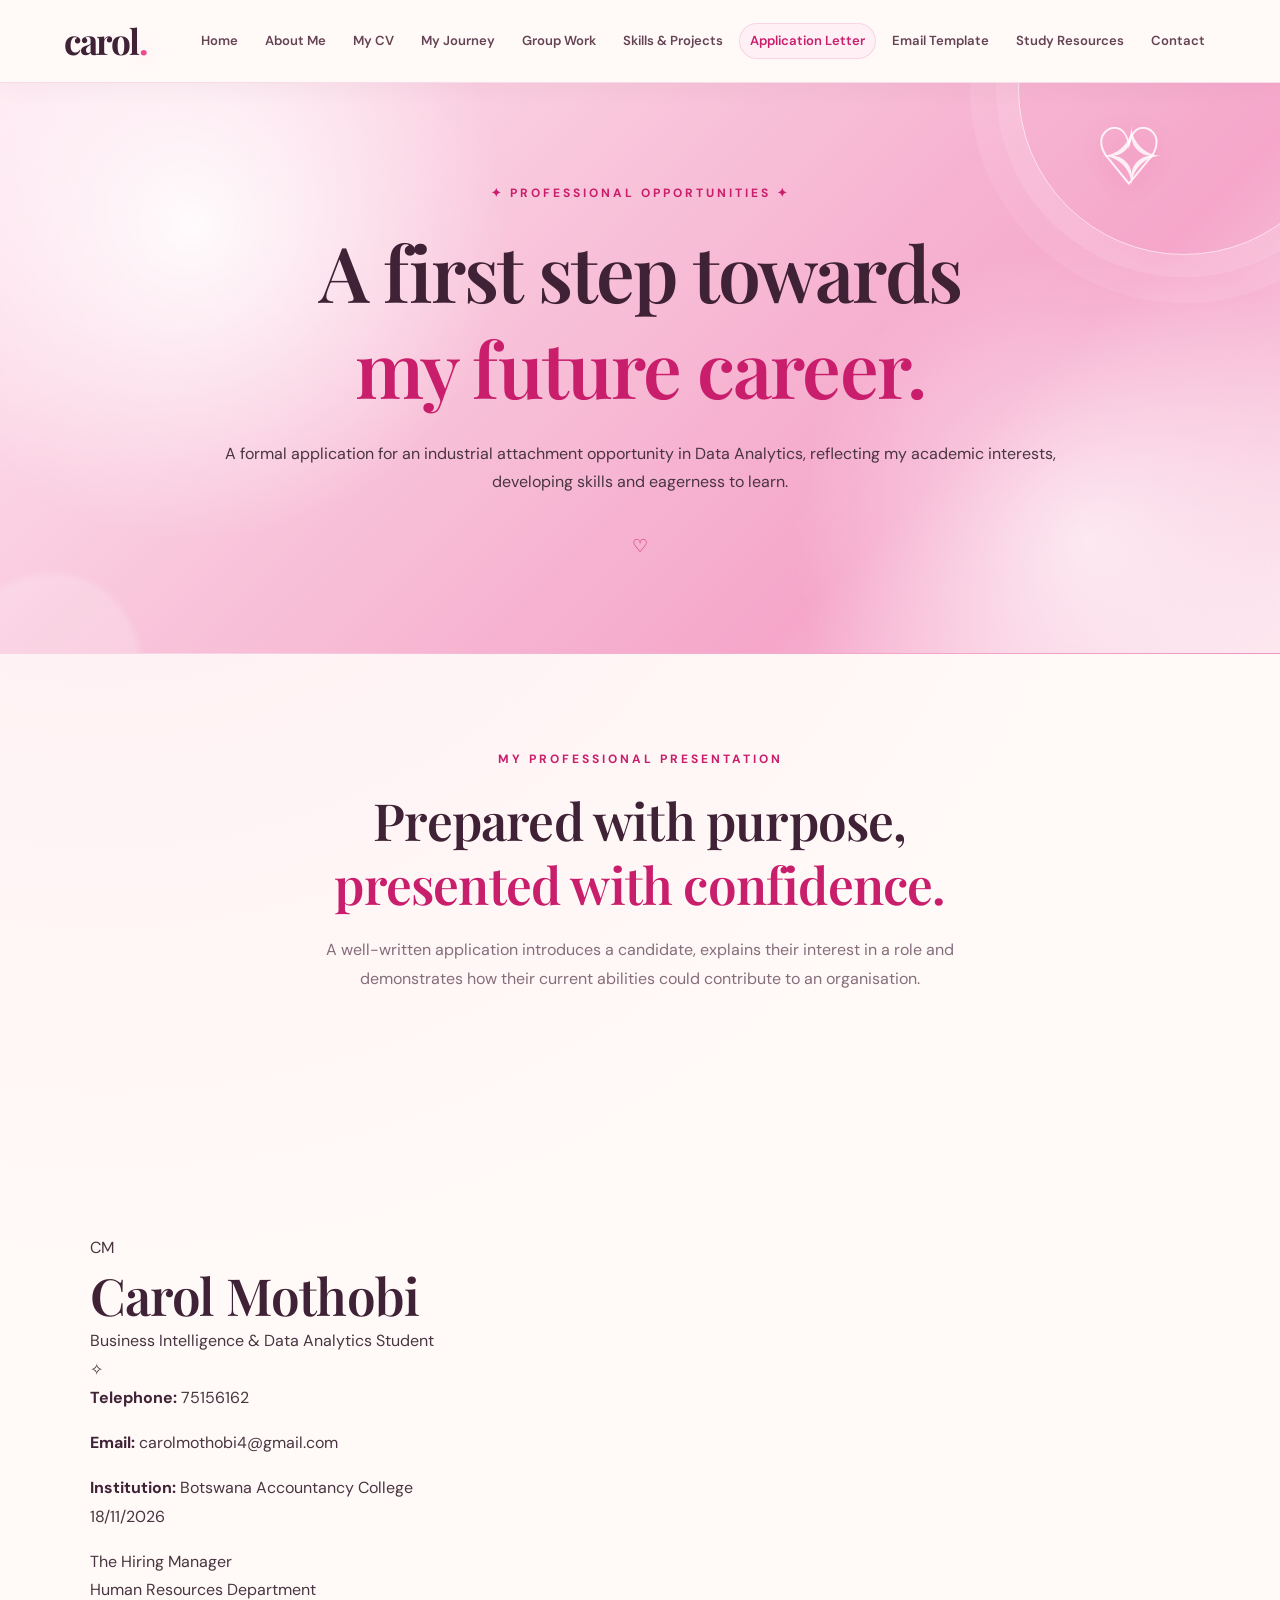
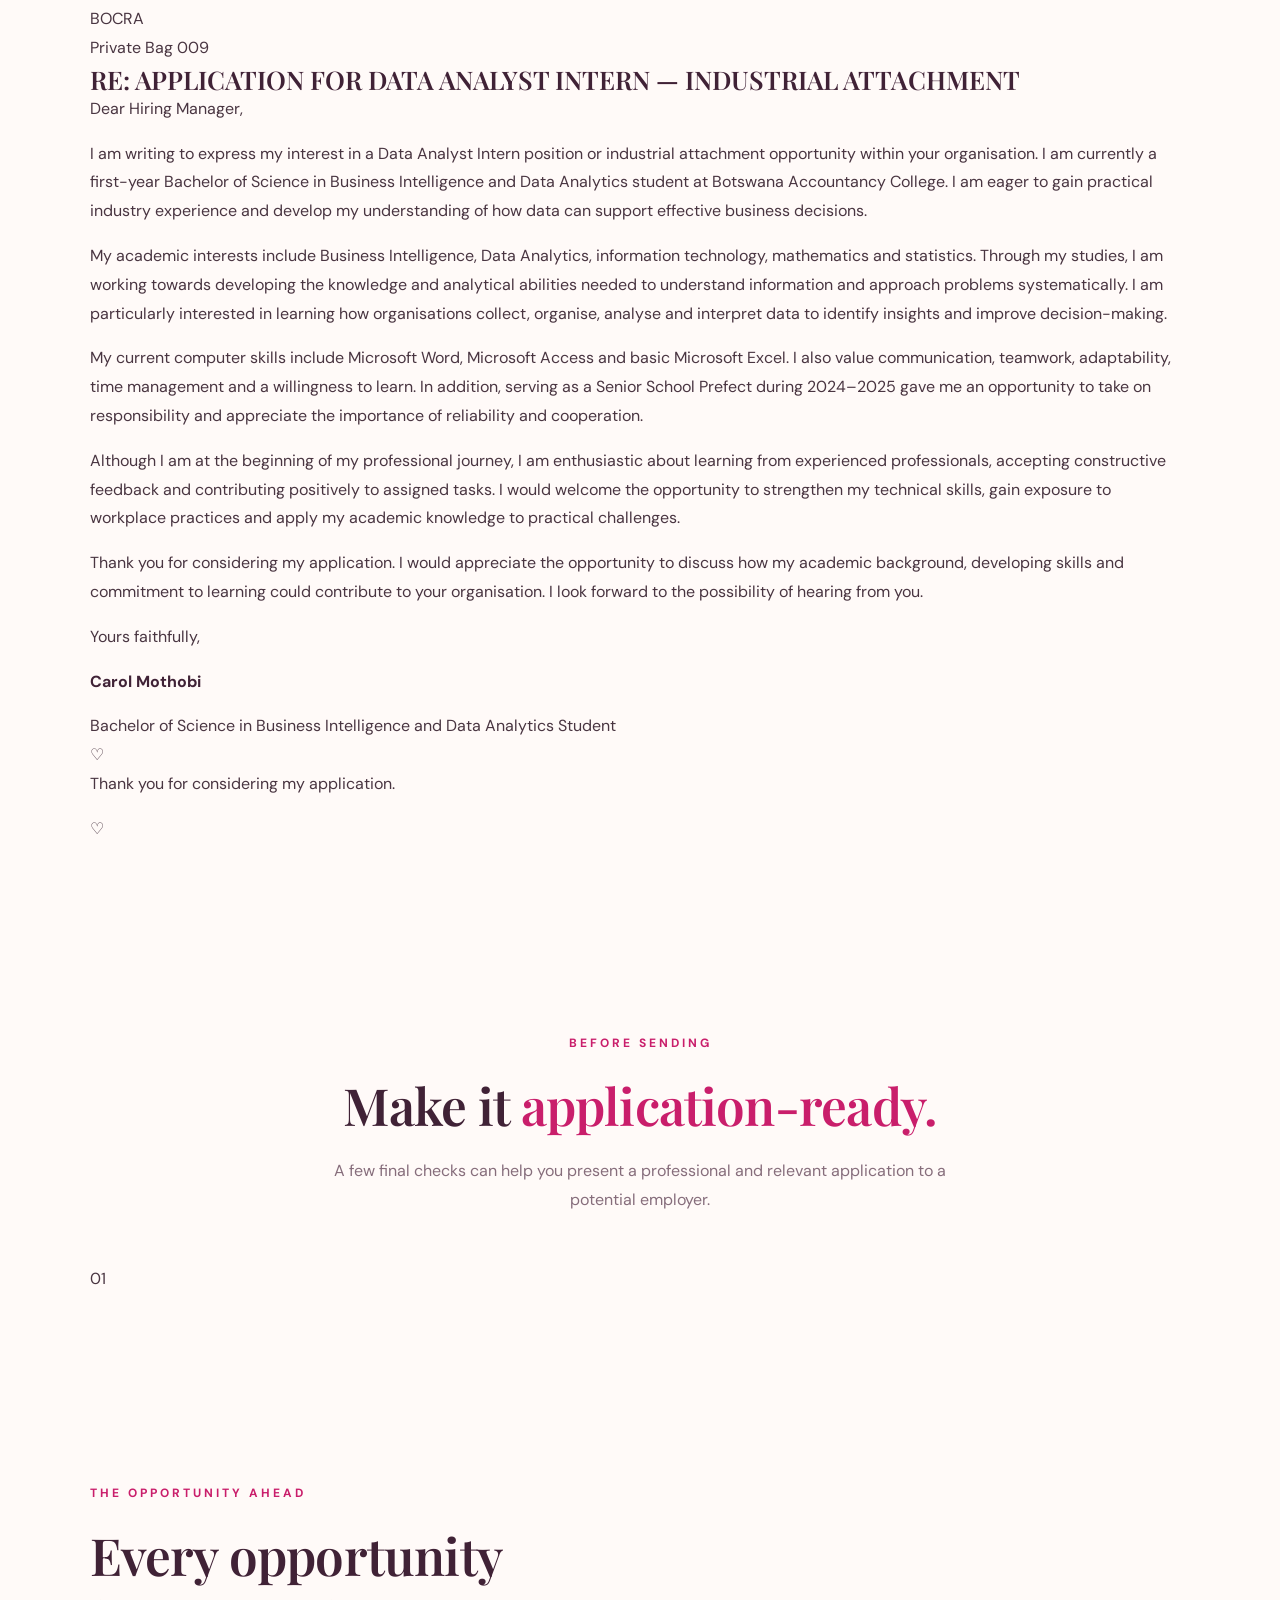
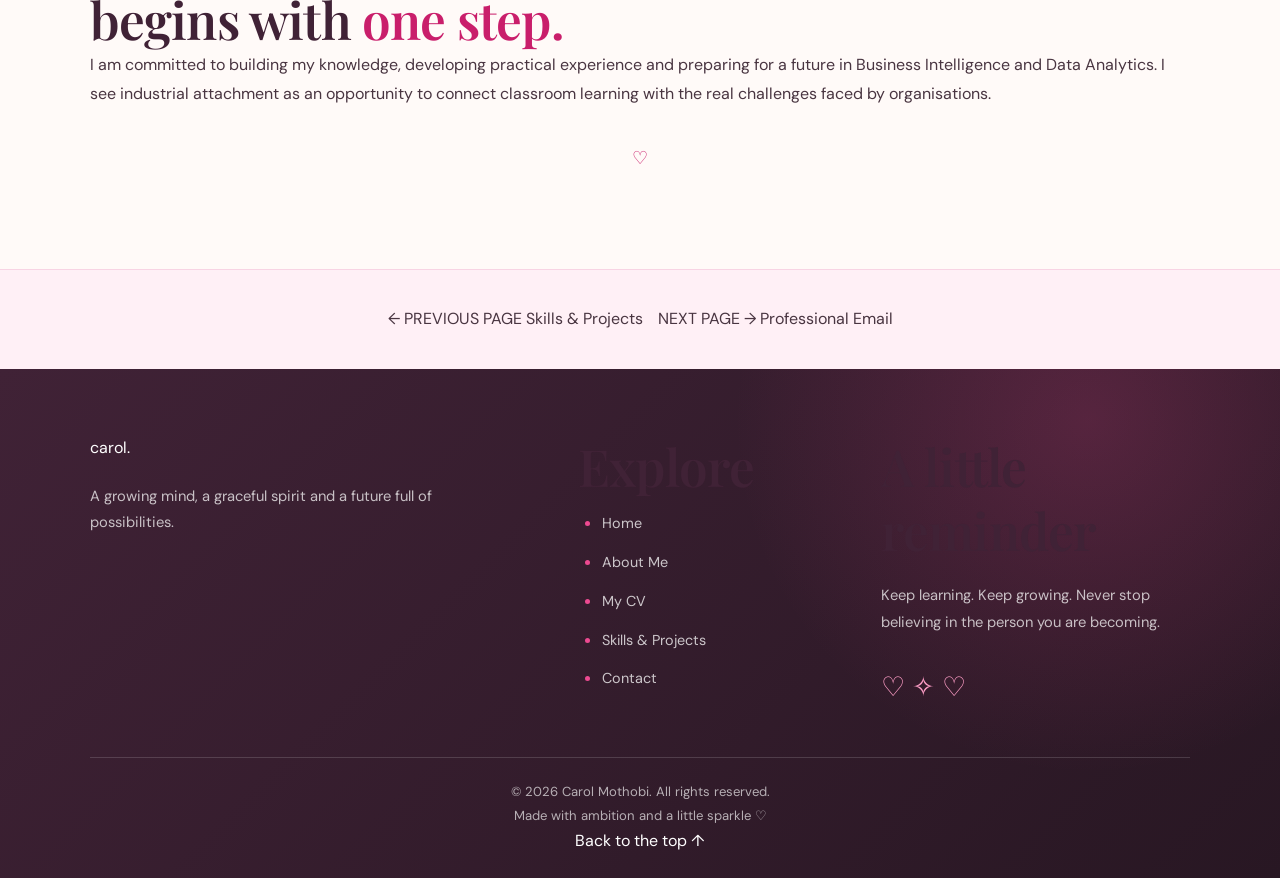
<file: application-letter.html>
<!DOCTYPE html>
<html lang="en">

<head>
    <meta charset="UTF-8">
    <meta name="viewport" content="width=device-width, initial-scale=1.0">

    <meta name="description"
          content="Carol Mothobi's professional application letter for a Data Analyst Intern or industrial attachment opportunity.">

    <meta name="author" content="Carol Mothobi">
    <meta name="theme-color" content="#ed4a91">

    <title>Application Letter | Carol Mothobi</title>

    <link rel="preconnect" href="https://fonts.googleapis.com">
    <link rel="preconnect" href="https://fonts.gstatic.com" crossorigin>

    <link href="https://fonts.googleapis.com/css2?family=DM+Sans:wght@400;500;600;700&family=Playfair+Display:wght@400;500;600;700&display=swap"
          rel="stylesheet">

    <link rel="stylesheet" href="style.css">
</head>

<body id="top">

    <!-- HEADER AND NAVIGATION -->
    <header class="site-header">

        <nav class="navbar" aria-label="Main navigation">

            <a href="index.html" class="logo" aria-label="Carol Mothobi home">
                carol<span>.</span>
            </a>

            <ul class="nav-links">
                <li><a href="index.html">Home</a></li>
                <li><a href="about.html">About Me</a></li>
                <li><a href="cv.html">My CV</a></li>
                <li><a href="reflection.html">My Journey</a></li>
                <li><a href="group-reflection.html">Group Work</a></li>
                <li><a href="skills-projects.html">Skills &amp; Projects</a></li>
                <li><a href="application-letter.html" aria-current="page">Application Letter</a></li>
                <li><a href="email-template.html">Email Template</a></li>
                <li><a href="study-resources.html">Study Resources</a></li>
                <li><a href="contact.html">Contact</a></li>
            </ul>

        </nav>

    </header>


    <main>

        <!-- PAGE HERO -->
        <section class="page-hero application-hero">

            <div class="hero-decoration hero-decoration-one"
                 aria-hidden="true">✧</div>

            <div class="hero-decoration hero-decoration-two"
                 aria-hidden="true">♡</div>

            <div class="page-hero-content">

                <p class="hero-eyebrow">
                    <span aria-hidden="true">✦</span>
                    PROFESSIONAL OPPORTUNITIES
                    <span aria-hidden="true">✦</span>
                </p>

                <h1>
                    A first step towards<br>
                    <span>my future career.</span>
                </h1>

                <p>
                    A formal application for an industrial attachment
                    opportunity in Data Analytics, reflecting my
                    academic interests, developing skills and eagerness
                    to learn.
                </p>

                <div class="hero-divider" aria-hidden="true">
                    <span></span> ♡ <span></span>
                </div>

            </div>

        </section>


        <!-- INTRODUCTION -->
        <section class="application-introduction section-padding">

            <div class="section-heading">

                <p class="section-eyebrow">MY PROFESSIONAL PRESENTATION</p>

                <h2>
                    Prepared with purpose,<br>
                    <span>presented with confidence.</span>
                </h2>

                <p class="section-description">
                    A well-written application introduces a candidate,
                    explains their interest in a role and demonstrates
                    how their current abilities could contribute
                    to an organisation.
                </p>

            </div>

        </section>


        <!-- APPLICATION LETTER -->
        <section class="application-letter-section section-padding">

            <article class="application-letter-document">

                <!-- LETTER HEADER -->
                <div class="letter-brand-header">

                    <div class="letter-monogram" aria-hidden="true">
                        CM
                    </div>

                    <div class="letter-brand-details">

                        <h2>Carol Mothobi</h2>

                        <p>
                            Business Intelligence &amp; Data Analytics Student
                        </p>

                    </div>

                    <span class="letter-decorative-star"
                          aria-hidden="true">✧</span>

                </div>


                <div class="letter-accent-line" aria-hidden="true"></div>


                <!-- APPLICANT DETAILS -->
                <div class="letter-contact-details">

                    <p>
                        <strong>Telephone:</strong>
                        <a href="tel:+26775156162">75156162</a>
                    </p>

                    <p>
                        <strong>Email:</strong>
                        <a href="mailto:carolmothobi4@gmail.com">
                            carolmothobi4@gmail.com
                        </a>
                    </p>

                    <p>
                        <strong>Institution:</strong>
                        Botswana Accountancy College
                    </p>

                </div>


                <!-- RECIPIENT -->
                <div class="letter-recipient">

                    <p>18/11/2026</p>

                    <p>
                        The Hiring Manager<br>
                        Human Resources Department<br>
                        BOCRA<br>
                        Private Bag 009
                    </p>

                </div>


                <!-- SUBJECT -->
                <h3 class="letter-subject">
                    RE: APPLICATION FOR DATA ANALYST INTERN —
                    INDUSTRIAL ATTACHMENT
                </h3>


                <!-- LETTER BODY -->
                <div class="letter-body">

                    <p>Dear Hiring Manager,</p>

                    <p>
                        I am writing to express my interest in a Data
                        Analyst Intern position or industrial attachment
                        opportunity within your organisation. I am
                        currently a first-year Bachelor of Science
                        in Business Intelligence and Data Analytics
                        student at Botswana Accountancy College.
                        I am eager to gain practical industry experience
                        and develop my understanding of how data can
                        support effective business decisions.
                    </p>

                    <p>
                        My academic interests include Business
                        Intelligence, Data Analytics, information
                        technology, mathematics and statistics.
                        Through my studies, I am working towards
                        developing the knowledge and analytical
                        abilities needed to understand information
                        and approach problems systematically.
                        I am particularly interested in learning
                        how organisations collect, organise, analyse
                        and interpret data to identify insights
                        and improve decision-making.
                    </p>

                    <p>
                        My current computer skills include Microsoft
                        Word, Microsoft Access and basic Microsoft
                        Excel. I also value communication, teamwork,
                        adaptability, time management and a willingness
                        to learn. In addition, serving as a Senior
                        School Prefect during 2024–2025 gave me an
                        opportunity to take on responsibility and
                        appreciate the importance of reliability
                        and cooperation.
                    </p>

                    <p>
                        Although I am at the beginning of my
                        professional journey, I am enthusiastic
                        about learning from experienced professionals,
                        accepting constructive feedback and contributing
                        positively to assigned tasks. I would welcome
                        the opportunity to strengthen my technical
                        skills, gain exposure to workplace practices
                        and apply my academic knowledge to practical
                        challenges.
                    </p>

                    <p>
                        Thank you for considering my application.
                        I would appreciate the opportunity to discuss
                        how my academic background, developing skills
                        and commitment to learning could contribute
                        to your organisation. I look forward to the
                        possibility of hearing from you.
                    </p>

                    <p class="letter-closing">
                        Yours faithfully,
                    </p>

                    <p class="letter-signature">
                        <strong>Carol Mothobi</strong>
                    </p>

                    <p class="letter-signature-role">
                        Bachelor of Science in Business Intelligence
                        and Data Analytics Student
                    </p>

                </div>


                <!-- LETTER FOOTER -->
                <div class="letter-document-footer">

                    <span aria-hidden="true">♡</span>

                    <p>
                        Thank you for considering my application.
                    </p>

                    <span aria-hidden="true">♡</span>

                </div>

            </article>

        </section>


        <!-- APPLICATION TIPS -->
        <section class="application-tips-section section-padding">

            <div class="section-heading">

                <p class="section-eyebrow">BEFORE SENDING</p>

                <h2>
                    Make it <span>application-ready.</span>
                </h2>

                <p class="section-description">
                    A few final checks can help you present a professional
                    and relevant application to a potential employer.
                </p>

            </div>


            <div class="application-tips-grid">

                <article class="application-tip-card">

                    <span class="application-tip-number">01</span>

                </article>
            </div>

        </section>


        <!-- CAREER MOTIVATION -->
        <section class="application-motivation-section section-padding">

            <div class="application-motivation-card">

                <p class="section-eyebrow">THE OPPORTUNITY AHEAD</p>

                <h2>
                    Every opportunity<br>
                    begins with <span>one step.</span>
                </h2>

                <p>
                    I am committed to building my knowledge, developing
                    practical experience and preparing for a future
                    in Business Intelligence and Data Analytics.
                    I see industrial attachment as an opportunity
                    to connect classroom learning with the real
                    challenges faced by organisations.
                </p>

                <div class="hero-divider" aria-hidden="true">
                    <span></span> ♡ <span></span>
                </div>

            </div>

        </section>


        <!-- PAGE NAVIGATION -->
        <section class="page-navigation section-padding">

            <a href="skills-projects.html" class="page-nav-link">

                <span class="page-nav-direction">
                    ← PREVIOUS PAGE
                </span>

                <span class="page-nav-title">
                    Skills &amp; Projects
                </span>

            </a>


            <a href="email-template.html"
               class="page-nav-link page-nav-next">

                <span class="page-nav-direction">
                    NEXT PAGE →
                </span>

                <span class="page-nav-title">
                    Professional Email
                </span>

            </a>

        </section>

    </main>


    <!-- FOOTER -->
    <footer class="site-footer">

        <div class="footer-main">

            <div class="footer-brand">

                <a href="index.html" class="footer-logo">
                    carol<span>.</span>
                </a>

                <p>
                    A growing mind, a graceful spirit and a future
                    full of possibilities.
                </p>

            </div>


            <div class="footer-navigation">

                <h2>Explore</h2>

                <ul>
                    <li><a href="index.html">Home</a></li>
                    <li><a href="about.html">About Me</a></li>
                    <li><a href="cv.html">My CV</a></li>
                    <li><a href="skills-projects.html">Skills &amp; Projects</a></li>
                    <li><a href="contact.html">Contact</a></li>
                </ul>

            </div>


            <div class="footer-message">

                <h2>A little reminder</h2>

                <p>
                    Keep learning. Keep growing. Never stop believing
                    in the person you are becoming.
                </p>

                <span aria-hidden="true">♡ ✧ ♡</span>

            </div>

        </div>


        <div class="footer-bottom">

            <p>
                &copy; 2026 Carol Mothobi. All rights reserved.
            </p>

            <p>
                Made with ambition and a little sparkle
                <span aria-hidden="true">♡</span>
            </p>

            <a href="#top">Back to the top ↑</a>

        </div>

    </footer>

</body>
</html>
</file>
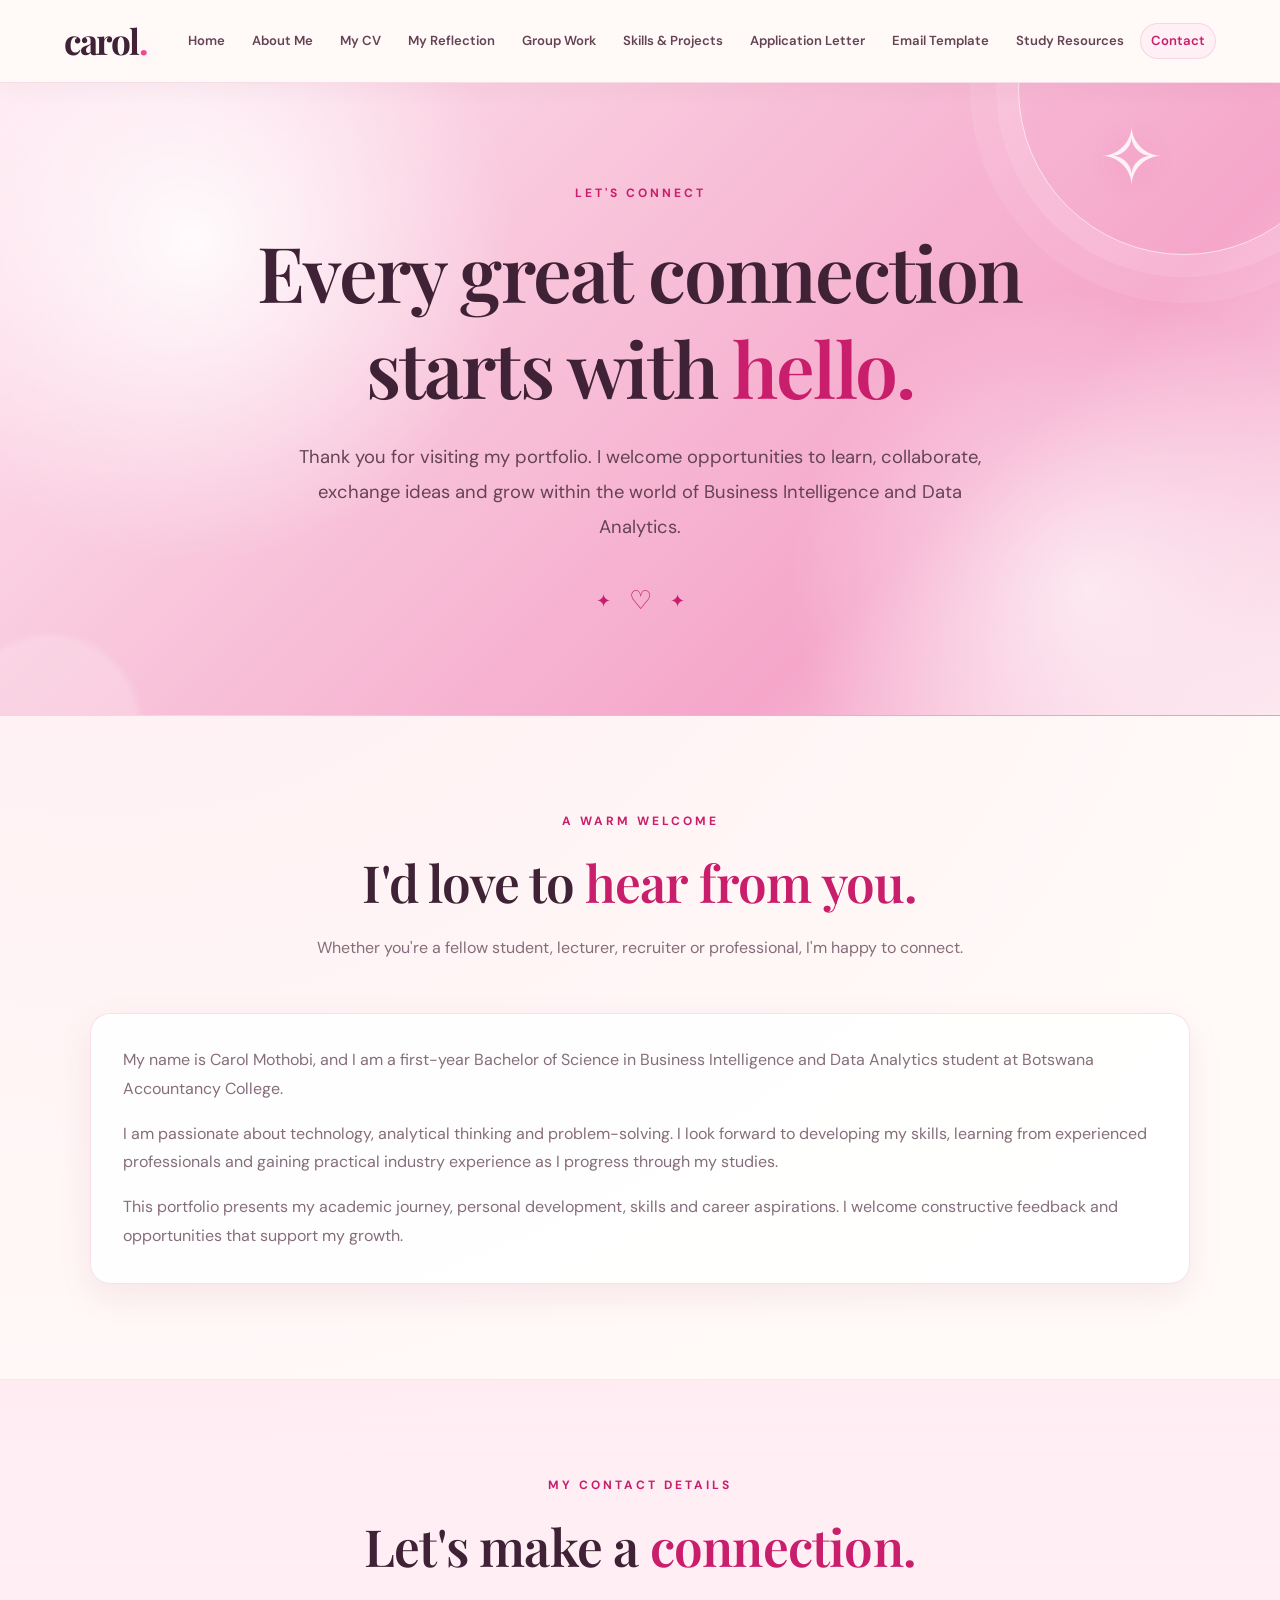
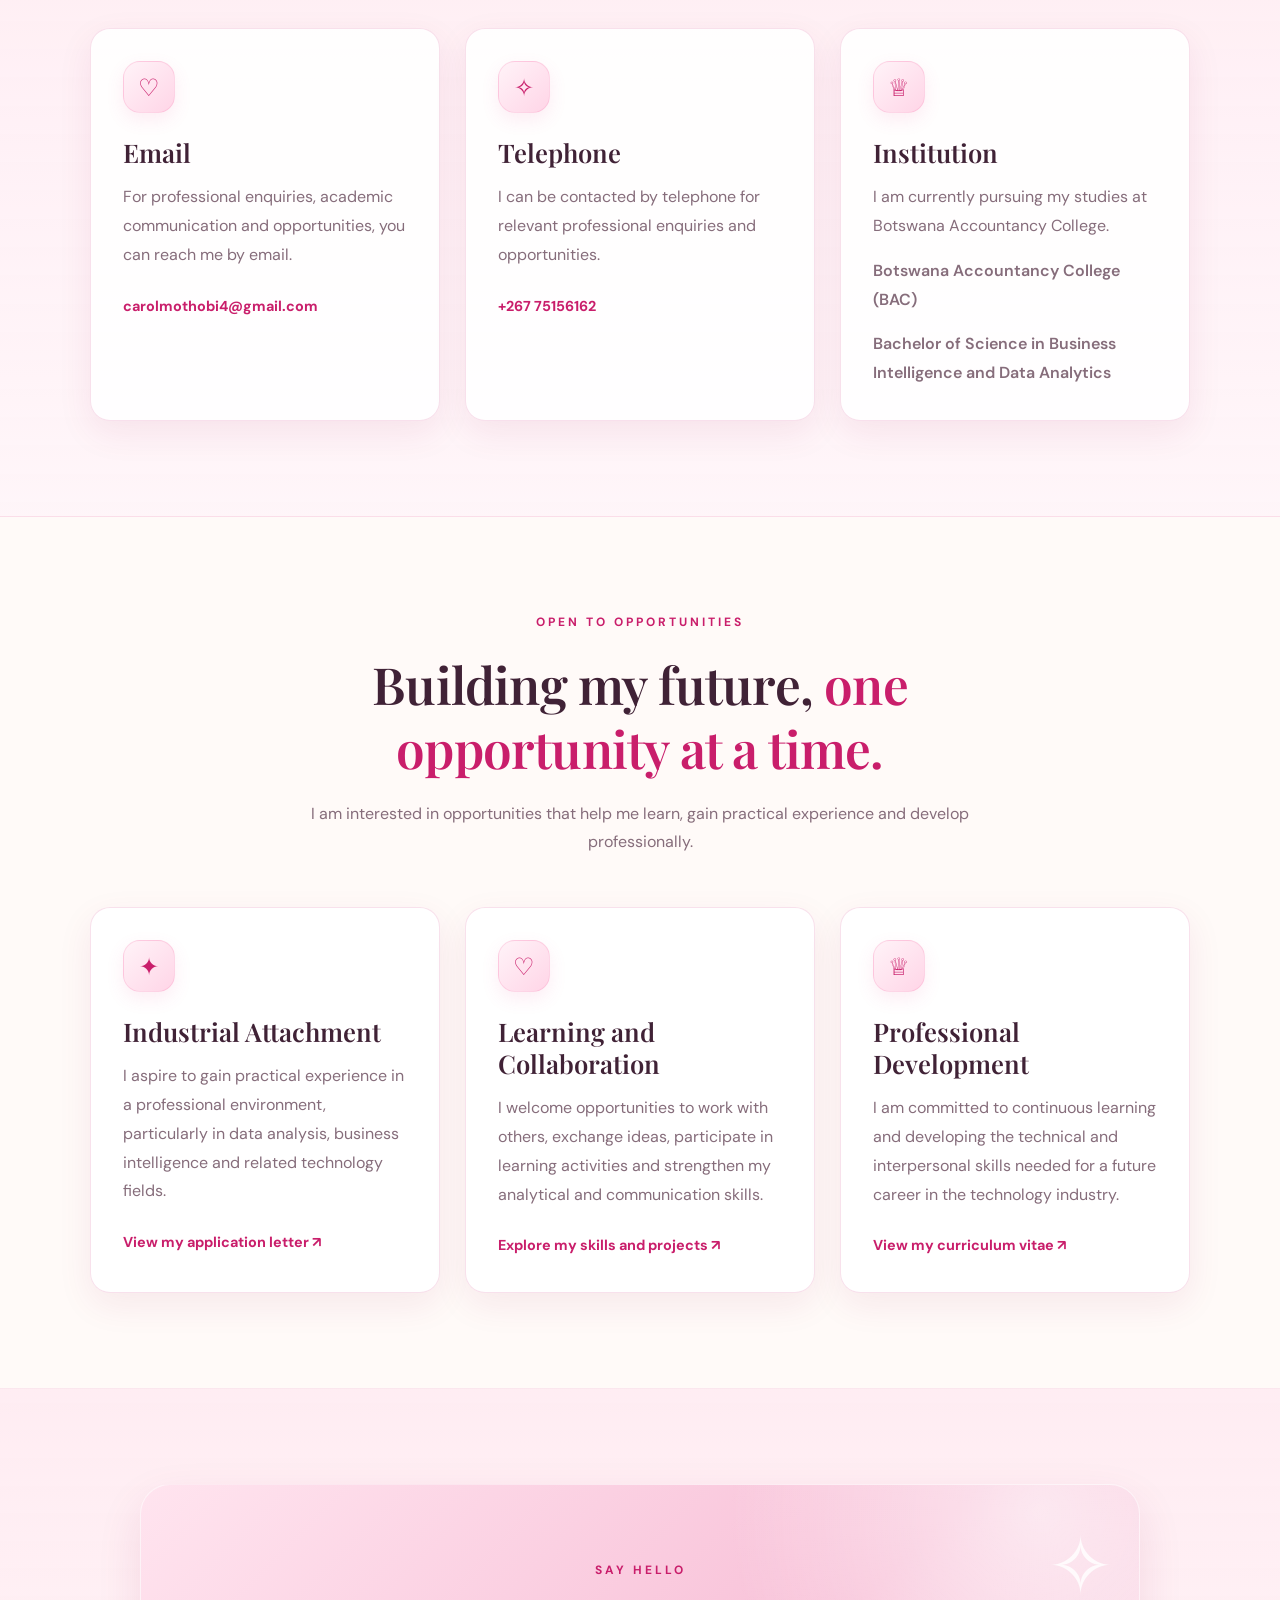
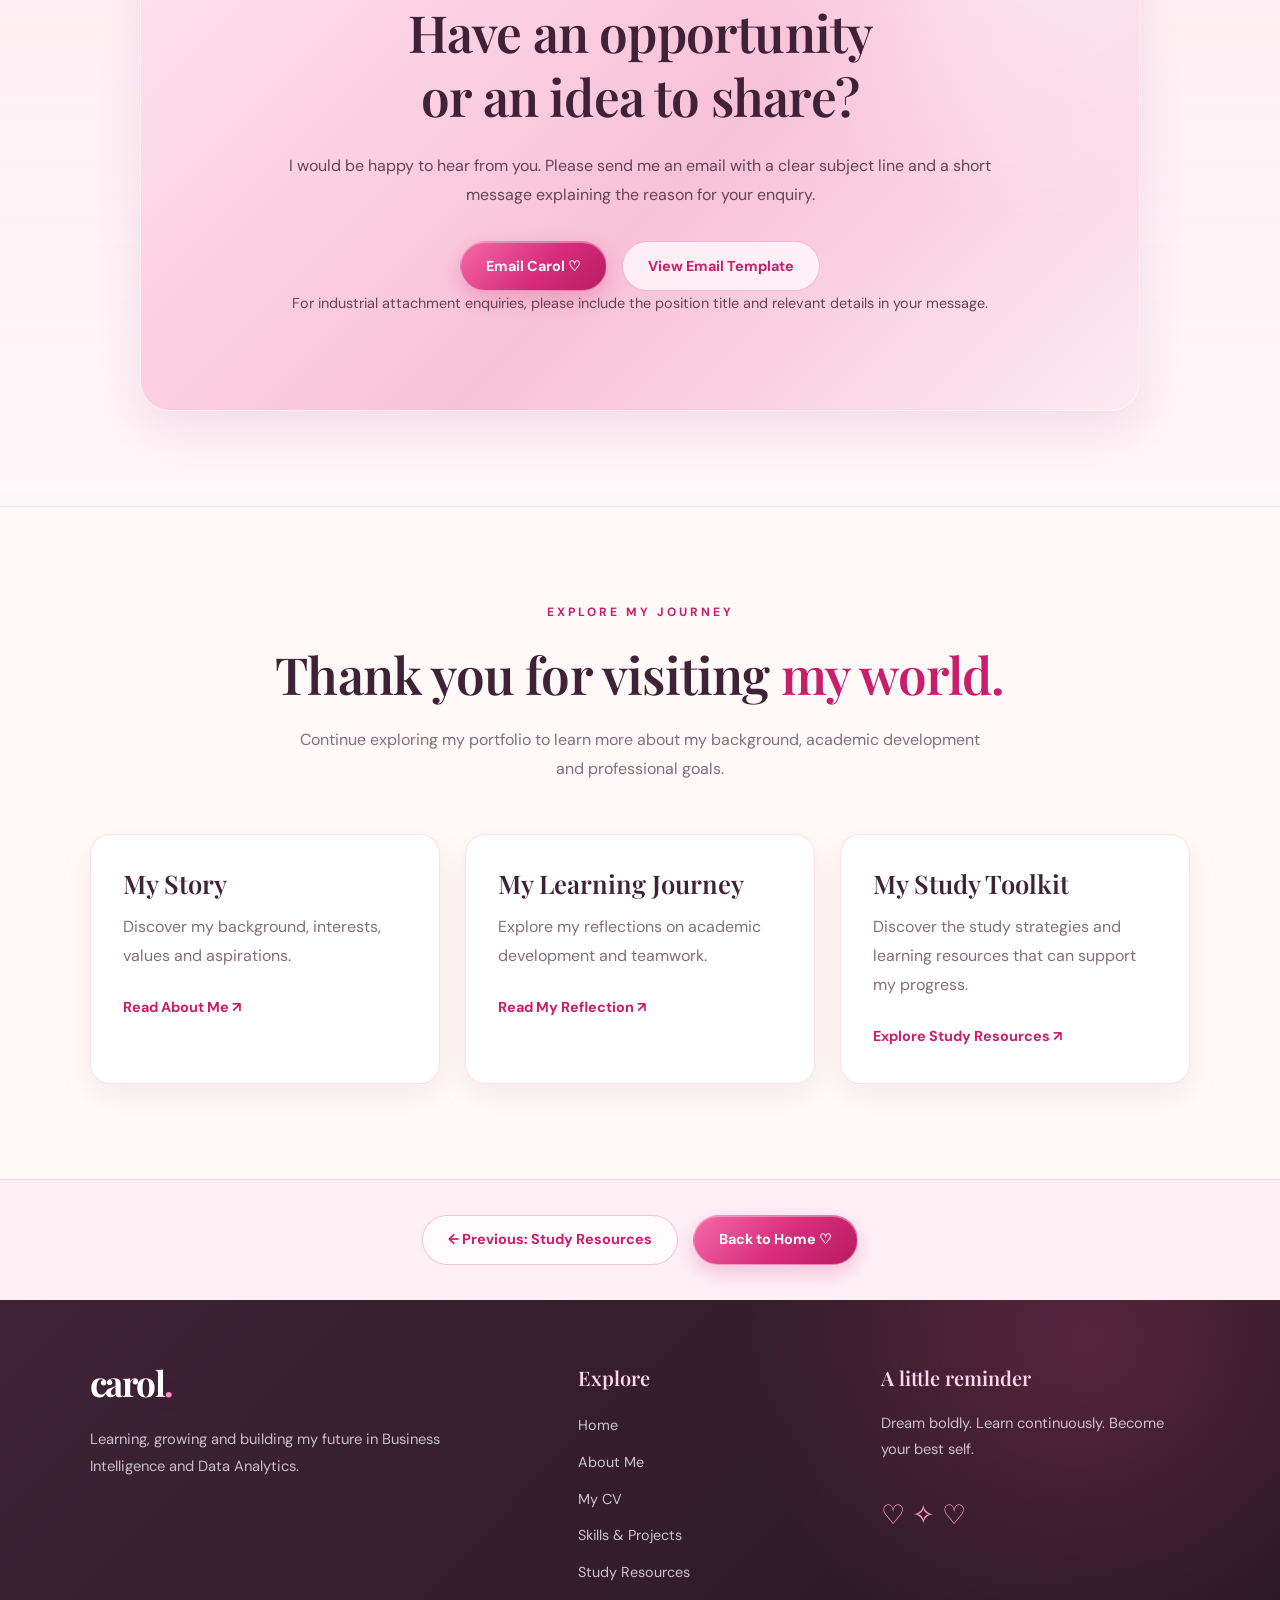
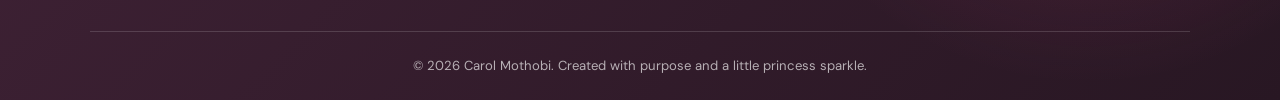
<file: contact.html>
<!DOCTYPE html>
<html lang="en">

<head>
    <meta charset="UTF-8">
    <meta name="viewport" content="width=device-width, initial-scale=1.0">

    <meta name="description"
          content="Contact Carol Mothobi, a Business Intelligence and Data Analytics student at Botswana Accountancy College, for academic, professional and industrial attachment opportunities.">

    <meta name="author" content="Carol Mothobi">
    <meta name="theme-color" content="#ed4a91">

    <title>Contact Me | Carol Mothobi</title>

    <link rel="preconnect" href="https://fonts.googleapis.com">
    <link rel="preconnect" href="https://fonts.gstatic.com" crossorigin>

    <link href="https://fonts.googleapis.com/css2?family=DM+Sans:wght@400;500;600;700&family=Playfair+Display:wght@500;600;700&display=swap"
          rel="stylesheet">

    <link rel="stylesheet" href="style.css">
</head>

<body>

    <!-- ================= HEADER AND NAVIGATION ================= -->

    <header class="site-header">
        <nav class="navbar" aria-label="Main navigation">

            <a href="index.html" class="logo">
                carol<span>.</span>
            </a>

            <ul class="nav-links">
                <li><a href="index.html">Home</a></li>
                <li><a href="about.html">About Me</a></li>
                <li><a href="cv.html">My CV</a></li>
                <li><a href="reflection.html">My Reflection</a></li>
                <li><a href="group-reflection.html">Group Work</a></li>
                <li><a href="skills-projects.html">Skills &amp; Projects</a></li>
                <li><a href="application-letter.html">Application Letter</a></li>
                <li><a href="email-template.html">Email Template</a></li>
                <li><a href="study-resources.html">Study Resources</a></li>
                <li><a href="contact.html" aria-current="page">Contact</a></li>
            </ul>

        </nav>
    </header>


    <main>

        <!-- ================= CONTACT HERO ================= -->

        <section class="page-hero">

            <div class="page-hero-content">

                <p class="hero-eyebrow">
                    LET'S CONNECT
                </p>

                <h1>
                    Every great connection starts with <span>hello.</span>
                </h1>

                <p class="hero-description">
                    Thank you for visiting my portfolio. I welcome opportunities
                    to learn, collaborate, exchange ideas and grow within the
                    world of Business Intelligence and Data Analytics.
                </p>

                <div class="hero-divider">
                    <span>✦</span>
                    <span>♡</span>
                    <span>✦</span>
                </div>

            </div>

            <div class="hero-decoration" aria-hidden="true">
                ✧
            </div>

        </section>


        <!-- ================= INTRODUCTION ================= -->

        <section class="section-padding">

            <div class="section-heading">
                <p class="section-eyebrow">A WARM WELCOME</p>

                <h2>
                    I'd love to <span>hear from you.</span>
                </h2>

                <p>
                    Whether you're a fellow student, lecturer, recruiter
                    or professional, I'm happy to connect.
                </p>
            </div>

            <div class="content-card">

                <p>
                    My name is Carol Mothobi, and I am a first-year Bachelor
                    of Science in Business Intelligence and Data Analytics
                    student at Botswana Accountancy College.
                </p>

                <p>
                    I am passionate about technology, analytical thinking
                    and problem-solving. I look forward to developing my
                    skills, learning from experienced professionals and
                    gaining practical industry experience as I progress
                    through my studies.
                </p>

                <p>
                    This portfolio presents my academic journey, personal
                    development, skills and career aspirations. I welcome
                    constructive feedback and opportunities that support
                    my growth.
                </p>

            </div>

        </section>


        <!-- ================= CONTACT DETAILS ================= -->

        <section class="section-padding alternate-section">

            <div class="section-heading">
                <p class="section-eyebrow">MY CONTACT DETAILS</p>

                <h2>
                    Let's make a <span>connection.</span>
                </h2>
            </div>

            <div class="card-grid">

                <article class="content-card contact-card">

                    <span class="card-icon" aria-hidden="true">♡</span>

                    <h3>Email</h3>

                    <p>
                        For professional enquiries, academic communication
                        and opportunities, you can reach me by email.
                    </p>

                    <a href="mailto:carolmothobi4@gmail.com"
                       class="text-link">
                        carolmothobi4@gmail.com
                    </a>

                </article>


                <article class="content-card contact-card">

                    <span class="card-icon" aria-hidden="true">✧</span>

                    <h3>Telephone</h3>

                    <p>
                        I can be contacted by telephone for relevant
                        professional enquiries and opportunities.
                    </p>

                    <a href="tel:+26775156162"
                       class="text-link">
                        +267 75156162
                    </a>

                </article>


                <article class="content-card contact-card">

                    <span class="card-icon" aria-hidden="true">♕</span>

                    <h3>Institution</h3>

                    <p>
                        I am currently pursuing my studies at Botswana
                        Accountancy College.
                    </p>

                    <p class="contact-detail">
                        Botswana Accountancy College (BAC)
                    </p>

                    <p class="contact-detail">
                        Bachelor of Science in Business Intelligence
                        and Data Analytics
                    </p>

                </article>

            </div>

        </section>


        <!-- ================= PROFESSIONAL OPPORTUNITIES ================= -->

        <section class="section-padding">

            <div class="section-heading">
                <p class="section-eyebrow">OPEN TO OPPORTUNITIES</p>

                <h2>
                    Building my future, <span>one opportunity at a time.</span>
                </h2>

                <p>
                    I am interested in opportunities that help me learn,
                    gain practical experience and develop professionally.
                </p>
            </div>

            <div class="opportunity-grid">

                <article class="content-card">

                    <span class="card-icon" aria-hidden="true">✦</span>

                    <h3>Industrial Attachment</h3>

                    <p>
                        I aspire to gain practical experience in a professional
                        environment, particularly in data analysis, business
                        intelligence and related technology fields.
                    </p>

                    <a href="application-letter.html"
                       class="text-link">
                        View my application letter ↗
                    </a>

                </article>


                <article class="content-card">

                    <span class="card-icon" aria-hidden="true">♡</span>

                    <h3>Learning and Collaboration</h3>

                    <p>
                        I welcome opportunities to work with others, exchange
                        ideas, participate in learning activities and strengthen
                        my analytical and communication skills.
                    </p>

                    <a href="skills-projects.html"
                       class="text-link">
                        Explore my skills and projects ↗
                    </a>

                </article>


                <article class="content-card">

                    <span class="card-icon" aria-hidden="true">♕</span>

                    <h3>Professional Development</h3>

                    <p>
                        I am committed to continuous learning and developing
                        the technical and interpersonal skills needed for
                        a future career in the technology industry.
                    </p>

                    <a href="cv.html"
                       class="text-link">
                        View my curriculum vitae ↗
                    </a>

                </article>

            </div>

        </section>


        <!-- ================= PROFESSIONAL EMAIL CTA ================= -->

        <section class="section-padding alternate-section">

            <div class="closing-card">

                <p class="section-eyebrow">SAY HELLO</p>

                <h2>
                    Have an opportunity or an idea to share?
                </h2>

                <p>
                    I would be happy to hear from you. Please send me an email
                    with a clear subject line and a short message explaining
                    the reason for your enquiry.
                </p>

                <div class="button-group">

                    <a href="mailto:carolmothobi4@gmail.com?subject=Professional%20Enquiry"
                       class="button button-primary">
                        Email Carol ♡
                    </a>

                    <a href="email-template.html"
                       class="button button-outline">
                        View Email Template
                    </a>

                </div>

                <p class="contact-note">
                    For industrial attachment enquiries, please include the
                    position title and relevant details in your message.
                </p>

            </div>

        </section>


        <!-- ================= PORTFOLIO NAVIGATION ================= -->

        <section class="section-padding">

            <div class="section-heading">

                <p class="section-eyebrow">EXPLORE MY JOURNEY</p>

                <h2>
                    Thank you for visiting <span>my world.</span>
                </h2>

                <p>
                    Continue exploring my portfolio to learn more about my
                    background, academic development and professional goals.
                </p>

            </div>

            <div class="card-grid">

                <article class="content-card">

                    <h3>My Story</h3>

                    <p>
                        Discover my background, interests, values and
                        aspirations.
                    </p>

                    <a href="about.html" class="text-link">
                        Read About Me ↗
                    </a>

                </article>


                <article class="content-card">

                    <h3>My Learning Journey</h3>

                    <p>
                        Explore my reflections on academic development
                        and teamwork.
                    </p>

                    <a href="reflection.html" class="text-link">
                        Read My Reflection ↗
                    </a>

                </article>


                <article class="content-card">

                    <h3>My Study Toolkit</h3>

                    <p>
                        Discover the study strategies and learning resources
                        that can support my progress.
                    </p>

                    <a href="study-resources.html" class="text-link">
                        Explore Study Resources ↗
                    </a>

                </article>

            </div>

        </section>


        <!-- ================= CLOSING MESSAGE ================= -->

        <section class="page-navigation">

            <a href="study-resources.html" class="button button-outline">
                ← Previous: Study Resources
            </a>

            <a href="index.html" class="button button-primary">
                Back to Home ♡
            </a>

        </section>

    </main>


    <!-- ================= FOOTER ================= -->

    <footer class="site-footer">

        <div class="footer-main">

            <div class="footer-brand">

                <a href="index.html" class="logo">
                    carol<span>.</span>
                </a>

                <p>
                    Learning, growing and building my future
                    in Business Intelligence and Data Analytics.
                </p>

            </div>


            <div class="footer-navigation">

                <h3>Explore</h3>

                <a href="index.html">Home</a>
                <a href="about.html">About Me</a>
                <a href="cv.html">My CV</a>
                <a href="skills-projects.html">Skills &amp; Projects</a>
                <a href="study-resources.html">Study Resources</a>

            </div>


            <div class="footer-message">

                <h3>A little reminder</h3>

                <p>
                    Dream boldly. Learn continuously. Become your best self.
                </p>

                <span aria-hidden="true">♡ ✧ ♡</span>

            </div>

        </div>


        <div class="footer-bottom">

            <p>
                &copy; 2026 Carol Mothobi. Created with purpose
                and a little princess sparkle.
            </p>

        </div>

    </footer>

</body>
</html>
</file>
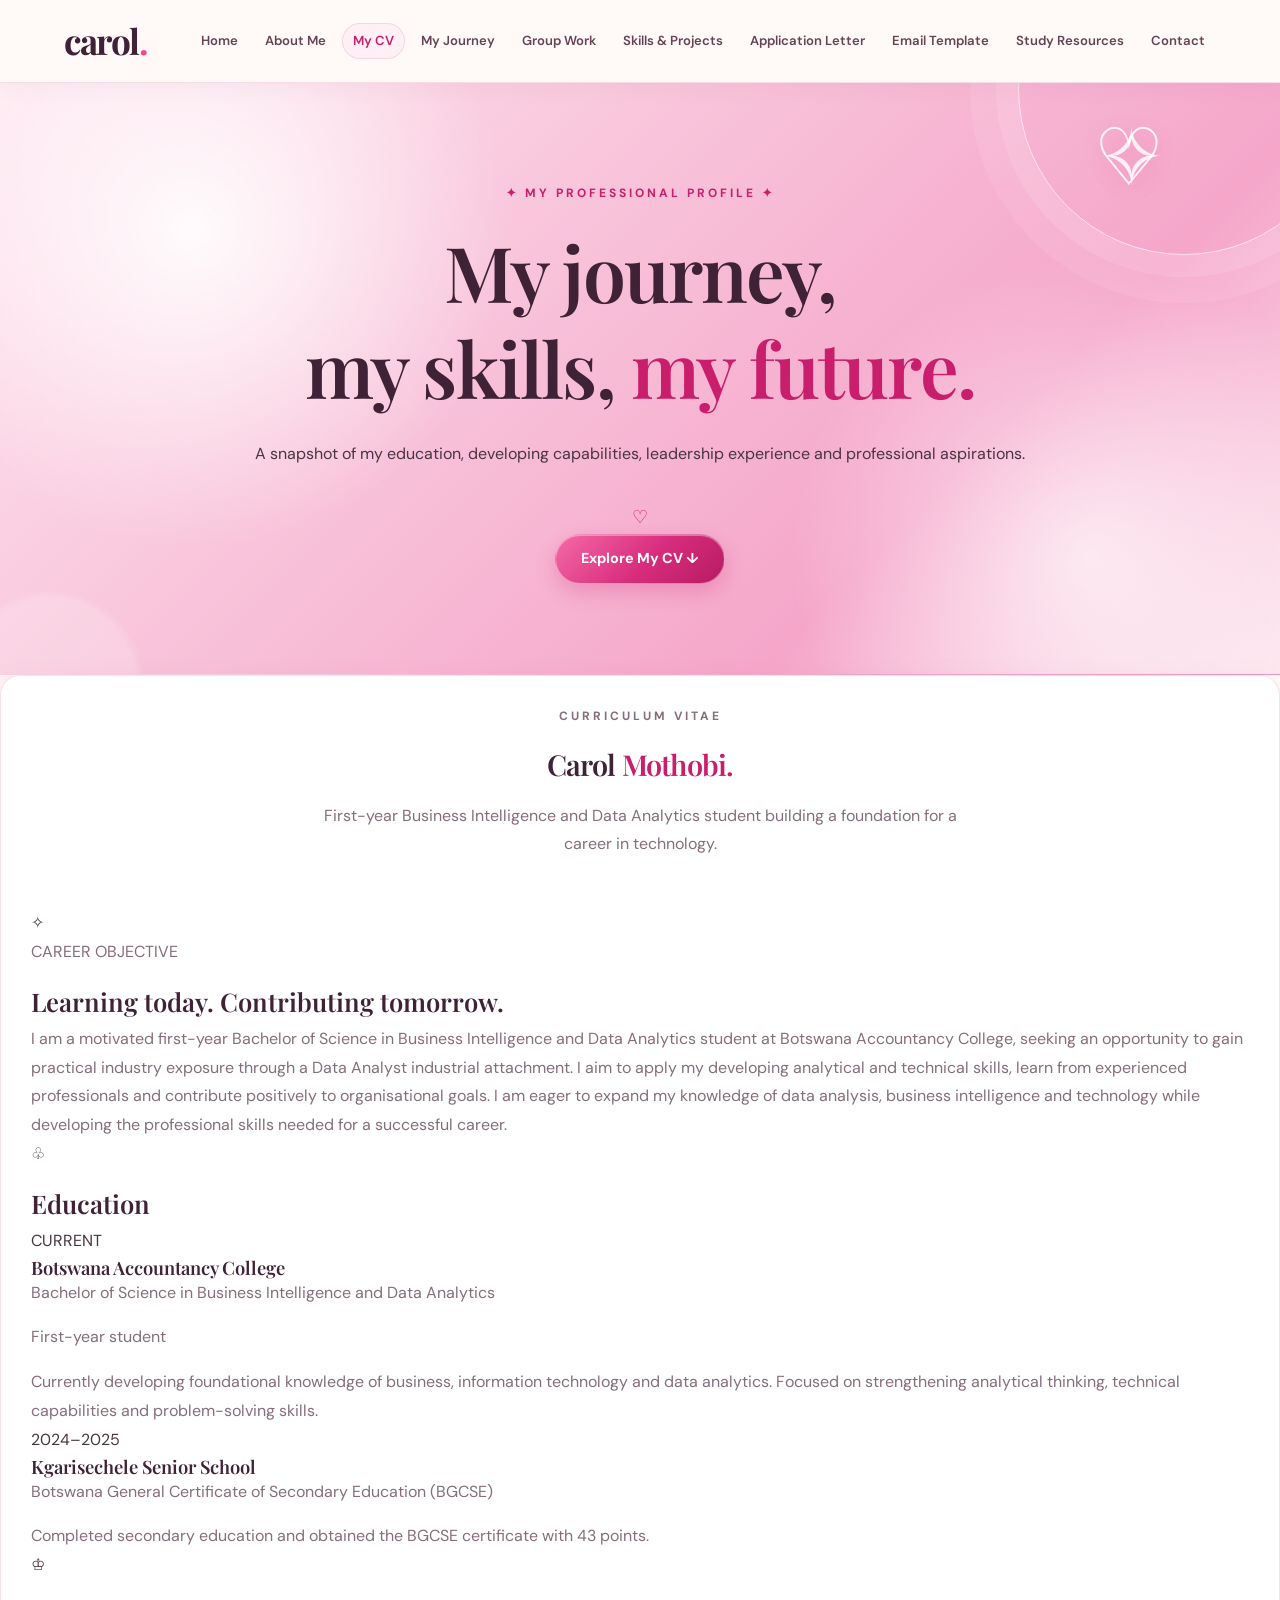
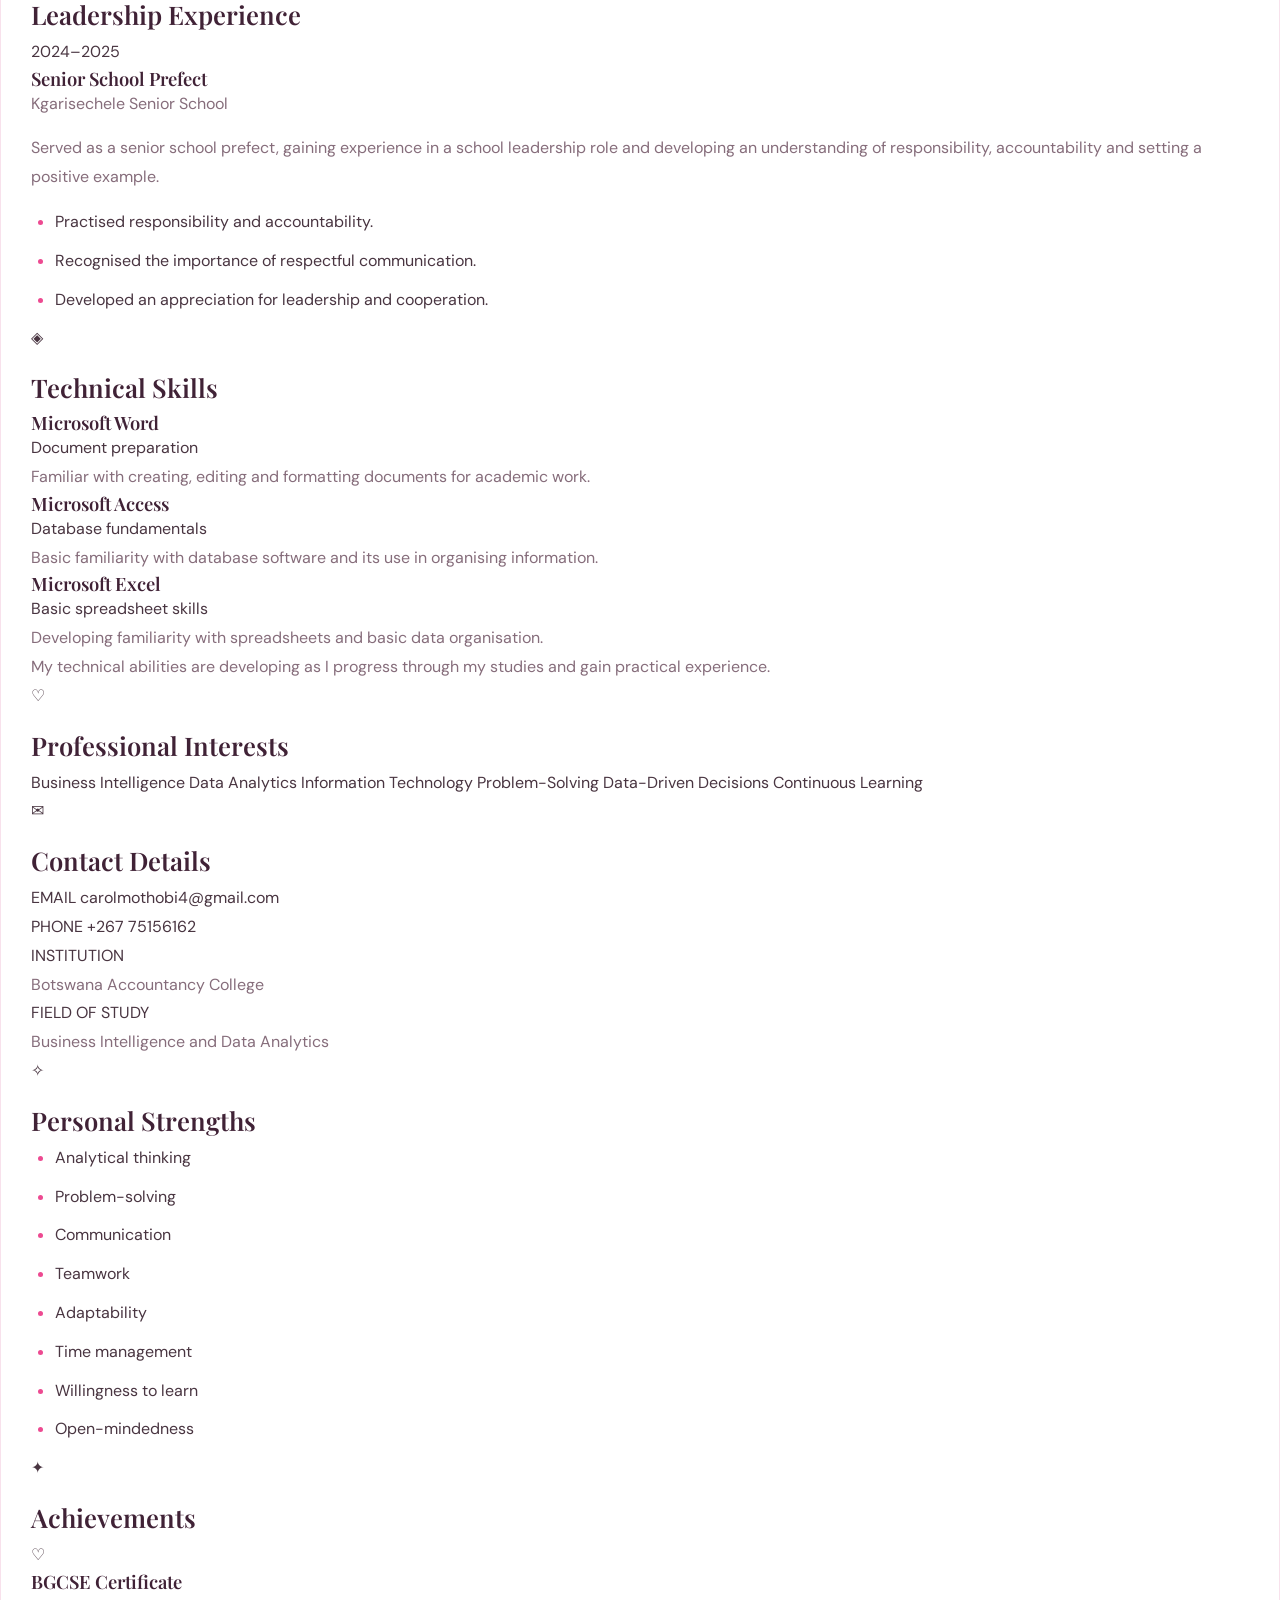
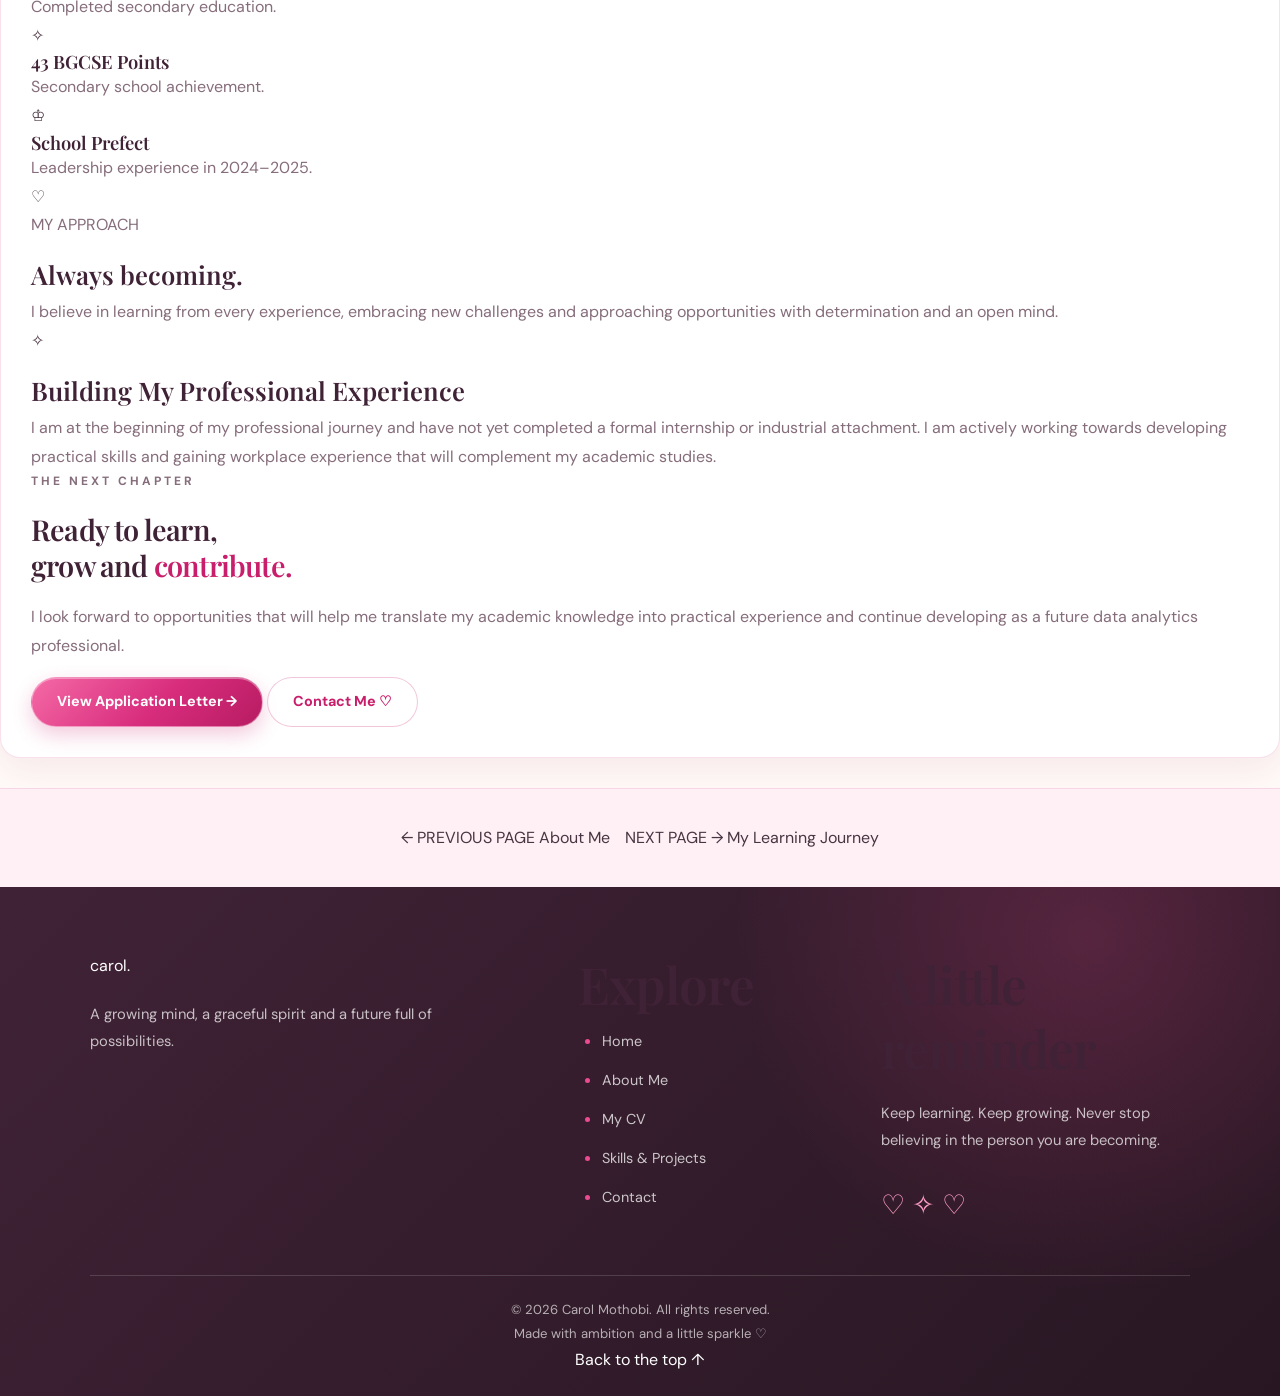
<file: cv.html>
<!DOCTYPE html>
<html lang="en">
<head>
    <meta charset="UTF-8">
    <meta name="viewport" content="width=device-width, initial-scale=1.0">

    <meta name="description"
          content="Explore Carol Mothobi's curriculum vitae, education, technical skills, leadership experience, achievements and career objective in Business Intelligence and Data Analytics.">

    <meta name="author" content="Carol Mothobi">
    <meta name="theme-color" content="#ed4a91">

    <title>My CV | Carol Mothobi</title>

    <link rel="preconnect" href="https://fonts.googleapis.com">
    <link rel="preconnect" href="https://fonts.gstatic.com" crossorigin>
    <link href="https://fonts.googleapis.com/css2?family=DM+Sans:wght@400;500;600;700&family=Playfair+Display:wght@400;500;600;700&display=swap"
          rel="stylesheet">

    <link rel="stylesheet" href="style.css">
</head>

<body id="top">

    <!-- HEADER AND NAVIGATION -->
    <header class="site-header">
        <nav class="navbar" aria-label="Main navigation">

            <a href="index.html" class="logo" aria-label="Carol Mothobi home">
                carol<span>.</span>
            </a>

            <ul class="nav-links">
                <li><a href="index.html">Home</a></li>
                <li><a href="about.html">About Me</a></li>
                <li><a href="cv.html" aria-current="page">My CV</a></li>
                <li><a href="reflection.html">My Journey</a></li>
                <li><a href="group-reflection.html">Group Work</a></li>
                <li><a href="skills-projects.html">Skills &amp; Projects</a></li>
                <li><a href="application-letter.html">Application Letter</a></li>
                <li><a href="email-template.html">Email Template</a></li>
                <li><a href="study-resources.html">Study Resources</a></li>
                <li><a href="contact.html">Contact</a></li>
            </ul>

        </nav>
    </header>


    <main>

        <!-- CV HERO -->
        <section class="page-hero cv-hero">

            <div class="hero-decoration hero-decoration-one"
                 aria-hidden="true">✧</div>

            <div class="hero-decoration hero-decoration-two"
                 aria-hidden="true">♡</div>

            <div class="page-hero-content">

                <p class="hero-eyebrow">
                    <span aria-hidden="true">✦</span>
                    MY PROFESSIONAL PROFILE
                    <span aria-hidden="true">✦</span>
                </p>

                <h1>
                    My journey,<br>
                    my skills, <span>my future.</span>
                </h1>

                <p>
                    A snapshot of my education, developing capabilities,
                    leadership experience and professional aspirations.
                </p>

                <div class="hero-divider" aria-hidden="true">
                    <span></span> ♡ <span></span>
                </div>

                <a href="#cv-content" class="button button-primary">
                    Explore My CV ↓
                </a>

            </div>

        </section>


        <!-- CV CONTENT -->
        <section class="cv-section section-padding" id="cv-content">

            <div class="section-heading">

                <p class="section-eyebrow">CURRICULUM VITAE</p>

                <h2>
                    Carol <span>Mothobi.</span>
                </h2>

                <p class="section-description">
                    First-year Business Intelligence and Data Analytics
                    student building a foundation for a career in technology.
                </p>

            </div>


            <!-- CAREER OBJECTIVE -->
            <article class="cv-objective">

                <div class="cv-section-icon" aria-hidden="true">✧</div>

                <div>
                    <p class="cv-label">CAREER OBJECTIVE</p>

                    <h3>Learning today. Contributing tomorrow.</h3>

                    <p>
                        I am a motivated first-year Bachelor of Science
                        in Business Intelligence and Data Analytics
                        student at Botswana Accountancy College, seeking
                        an opportunity to gain practical industry exposure
                        through a Data Analyst industrial attachment.
                        I aim to apply my developing analytical and
                        technical skills, learn from experienced
                        professionals and contribute positively to
                        organisational goals. I am eager to expand my
                        knowledge of data analysis, business intelligence
                        and technology while developing the professional
                        skills needed for a successful career.
                    </p>
                </div>

            </article>


            <div class="cv-layout">

                <!-- LEFT COLUMN -->
                <div class="cv-main-column">

                    <!-- EDUCATION -->
                    <section class="cv-block">

                        <div class="cv-block-heading">
                            <span class="cv-heading-icon"
                                  aria-hidden="true">♧</span>
                            <h3>Education</h3>
                        </div>

                        <article class="cv-entry">

                            <div class="cv-entry-top">
                                <span class="cv-period">CURRENT</span>
                            </div>

                            <h4>Botswana Accountancy College</h4>

                            <p class="cv-entry-subtitle">
                                Bachelor of Science in Business Intelligence
                                and Data Analytics
                            </p>

                            <p class="cv-entry-location">
                                First-year student
                            </p>

                            <p>
                                Currently developing foundational knowledge
                                of business, information technology and
                                data analytics. Focused on strengthening
                                analytical thinking, technical capabilities
                                and problem-solving skills.
                            </p>

                        </article>


                        <article class="cv-entry">

                            <div class="cv-entry-top">
                                <span class="cv-period">2024–2025</span>
                            </div>

                            <h4>Kgarisec­hele Senior School</h4>

                            <p class="cv-entry-subtitle">
                                Botswana General Certificate of Secondary
                                Education (BGCSE)
                            </p>

                            <p>
                                Completed secondary education and obtained
                                the BGCSE certificate with 43 points.
                            </p>

                        </article>

                    </section>


                    <!-- LEADERSHIP -->
                    <section class="cv-block">

                        <div class="cv-block-heading">
                            <span class="cv-heading-icon"
                                  aria-hidden="true">♔</span>
                            <h3>Leadership Experience</h3>
                        </div>

                        <article class="cv-entry">

                            <div class="cv-entry-top">
                                <span class="cv-period">2024–2025</span>
                            </div>

                            <h4>Senior School Prefect</h4>

                            <p class="cv-entry-subtitle">
                                Kgarisec­hele Senior School
                            </p>

                            <p>
                                Served as a senior school prefect,
                                gaining experience in a school leadership
                                role and developing an understanding of
                                responsibility, accountability and setting
                                a positive example.
                            </p>

                            <ul class="cv-bullet-list">
                                <li>Practised responsibility and accountability.</li>
                                <li>Recognised the importance of respectful communication.</li>
                                <li>Developed an appreciation for leadership and cooperation.</li>
                            </ul>

                        </article>

                    </section>


                    <!-- TECHNICAL SKILLS -->
                    <section class="cv-block">

                        <div class="cv-block-heading">
                            <span class="cv-heading-icon"
                                  aria-hidden="true">◈</span>
                            <h3>Technical Skills</h3>
                        </div>

                        <article class="cv-skill-entry">

                            <div class="cv-skill-title">
                                <h4>Microsoft Word</h4>
                                <span>Document preparation</span>
                            </div>

                            <p>
                                Familiar with creating, editing and
                                formatting documents for academic work.
                            </p>

                        </article>

                        <article class="cv-skill-entry">

                            <div class="cv-skill-title">
                                <h4>Microsoft Access</h4>
                                <span>Database fundamentals</span>
                            </div>

                            <p>
                                Basic familiarity with database software
                                and its use in organising information.
                            </p>

                        </article>

                        <article class="cv-skill-entry">

                            <div class="cv-skill-title">
                                <h4>Microsoft Excel</h4>
                                <span>Basic spreadsheet skills</span>
                            </div>

                            <p>
                                Developing familiarity with spreadsheets
                                and basic data organisation.
                            </p>

                        </article>

                        <p class="cv-honesty-note">
                            My technical abilities are developing as I
                            progress through my studies and gain practical
                            experience.
                        </p>

                    </section>


                    <!-- PROFESSIONAL INTERESTS -->
                    <section class="cv-block">

                        <div class="cv-block-heading">
                            <span class="cv-heading-icon"
                                  aria-hidden="true">♡</span>
                            <h3>Professional Interests</h3>
                        </div>

                        <div class="cv-interest-tags">
                            <span>Business Intelligence</span>
                            <span>Data Analytics</span>
                            <span>Information Technology</span>
                            <span>Problem-Solving</span>
                            <span>Data-Driven Decisions</span>
                            <span>Continuous Learning</span>
                        </div>

                    </section>

                </div>


                <!-- RIGHT COLUMN -->
                <aside class="cv-sidebar">

                    <!-- CONTACT DETAILS -->
                    <section class="cv-sidebar-card">

                        <div class="cv-sidebar-heading">
                            <span aria-hidden="true">✉</span>
                            <h3>Contact Details</h3>
                        </div>

                        <div class="cv-contact-item">

                            <span class="cv-contact-label">EMAIL</span>

                            <a href="mailto:carolmothobi4@gmail.com">
                                carolmothobi4@gmail.com
                            </a>

                        </div>

                        <div class="cv-contact-item">

                            <span class="cv-contact-label">PHONE</span>

                            <a href="tel:+26775156162">
                                +267 75156162
                            </a>

                        </div>

                        <div class="cv-contact-item">

                            <span class="cv-contact-label">INSTITUTION</span>

                            <p>Botswana Accountancy College</p>

                        </div>

                        <div class="cv-contact-item">

                            <span class="cv-contact-label">FIELD OF STUDY</span>

                            <p>Business Intelligence and Data Analytics</p>

                        </div>

                    </section>


                    <!-- PERSONAL STRENGTHS -->
                    <section class="cv-sidebar-card">

                        <div class="cv-sidebar-heading">
                            <span aria-hidden="true">✧</span>
                            <h3>Personal Strengths</h3>
                        </div>

                        <ul class="cv-strength-list">
                            <li>Analytical thinking</li>
                            <li>Problem-solving</li>
                            <li>Communication</li>
                            <li>Teamwork</li>
                            <li>Adaptability</li>
                            <li>Time management</li>
                            <li>Willingness to learn</li>
                            <li>Open-mindedness</li>
                        </ul>

                    </section>


                    <!-- ACHIEVEMENTS -->
                    <section class="cv-sidebar-card">

                        <div class="cv-sidebar-heading">
                            <span aria-hidden="true">✦</span>
                            <h3>Achievements</h3>
                        </div>

                        <div class="cv-achievement">

                            <span class="cv-achievement-icon"
                                  aria-hidden="true">♡</span>

                            <div>
                                <h4>BGCSE Certificate</h4>
                                <p>Completed secondary education.</p>
                            </div>

                        </div>

                        <div class="cv-achievement">

                            <span class="cv-achievement-icon"
                                  aria-hidden="true">✧</span>

                            <div>
                                <h4>43 BGCSE Points</h4>
                                <p>Secondary school achievement.</p>
                            </div>

                        </div>

                        <div class="cv-achievement">

                            <span class="cv-achievement-icon"
                                  aria-hidden="true">♔</span>

                            <div>
                                <h4>School Prefect</h4>
                                <p>Leadership experience in 2024–2025.</p>
                            </div>

                        </div>

                    </section>


                    <!-- PERSONAL PROFILE -->
                    <section class="cv-sidebar-card cv-profile-card">

                        <span class="cv-profile-heart"
                              aria-hidden="true">♡</span>

                        <p class="cv-label">MY APPROACH</p>

                        <h3>Always becoming.</h3>

                        <p>
                            I believe in learning from every experience,
                            embracing new challenges and approaching
                            opportunities with determination and an
                            open mind.
                        </p>

                    </section>

                </aside>

            </div>


            <!-- EXPERIENCE NOTE -->
            <section class="cv-experience-note">

                <span class="experience-note-icon"
                      aria-hidden="true">✧</span>

                <div>

                    <h3>Building My Professional Experience</h3>

                    <p>
                        I am at the beginning of my professional journey
                        and have not yet completed a formal internship
                        or industrial attachment. I am actively working
                        towards developing practical skills and gaining
                        workplace experience that will complement my
                        academic studies.
                    </p>

                </div>

            </section>


            <!-- CV CLOSING -->
            <section class="cv-closing">

                <p class="section-eyebrow">THE NEXT CHAPTER</p>

                <h2>
                    Ready to learn,<br>
                    grow and <span>contribute.</span>
                </h2>

                <p>
                    I look forward to opportunities that will help me
                    translate my academic knowledge into practical
                    experience and continue developing as a future
                    data analytics professional.
                </p>

                <div class="cv-closing-buttons">

                    <a href="application-letter.html"
                       class="button button-primary">
                        View Application Letter →
                    </a>

                    <a href="contact.html"
                       class="button button-outline">
                        Contact Me ♡
                    </a>

                </div>

            </section>

        </section>


        <!-- PAGE NAVIGATION -->
        <section class="page-navigation section-padding">

            <a href="about.html" class="page-nav-link">
                <span class="page-nav-direction">← PREVIOUS PAGE</span>
                <span class="page-nav-title">About Me</span>
            </a>

            <a href="reflection.html"
               class="page-nav-link page-nav-next">
                <span class="page-nav-direction">NEXT PAGE →</span>
                <span class="page-nav-title">My Learning Journey</span>
            </a>

        </section>

    </main>


    <!-- FOOTER -->
    <footer class="site-footer">

        <div class="footer-main">

            <div class="footer-brand">

                <a href="index.html" class="footer-logo">
                    carol<span>.</span>
                </a>

                <p>
                    A growing mind, a graceful spirit and a future
                    full of possibilities.
                </p>

            </div>


            <div class="footer-navigation">

                <h2>Explore</h2>

                <ul>
                    <li><a href="index.html">Home</a></li>
                    <li><a href="about.html">About Me</a></li>
                    <li><a href="cv.html">My CV</a></li>
                    <li><a href="skills-projects.html">Skills &amp; Projects</a></li>
                    <li><a href="contact.html">Contact</a></li>
                </ul>

            </div>


            <div class="footer-message">

                <h2>A little reminder</h2>

                <p>
                    Keep learning. Keep growing. Never stop believing
                    in the person you are becoming.
                </p>

                <span aria-hidden="true">♡ ✧ ♡</span>

            </div>

        </div>


        <div class="footer-bottom">

            <p>
                &copy; 2026 Carol Mothobi. All rights reserved.
            </p>

            <p>
                Made with ambition and a little sparkle
                <span aria-hidden="true">♡</span>
            </p>

            <a href="#top">Back to the top ↑</a>

        </div>

    </footer>

</body>
</html>
</file>
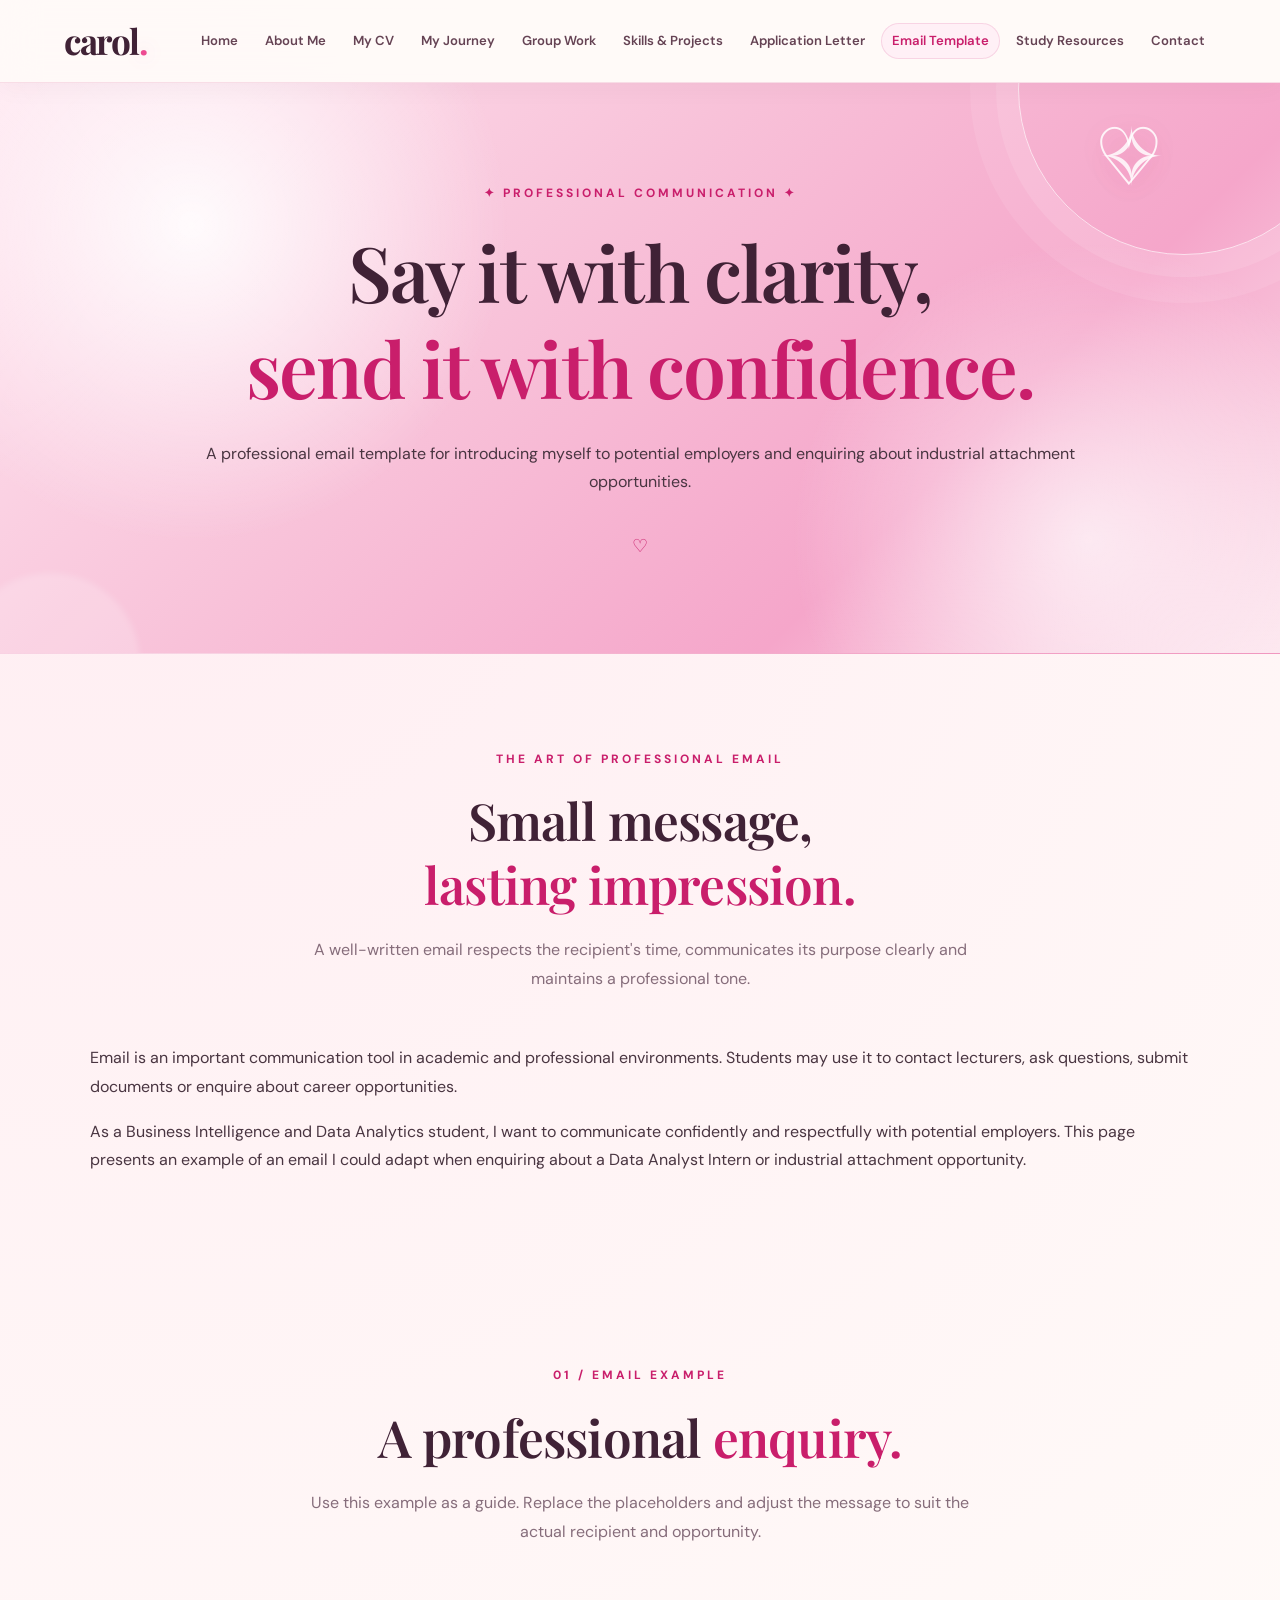
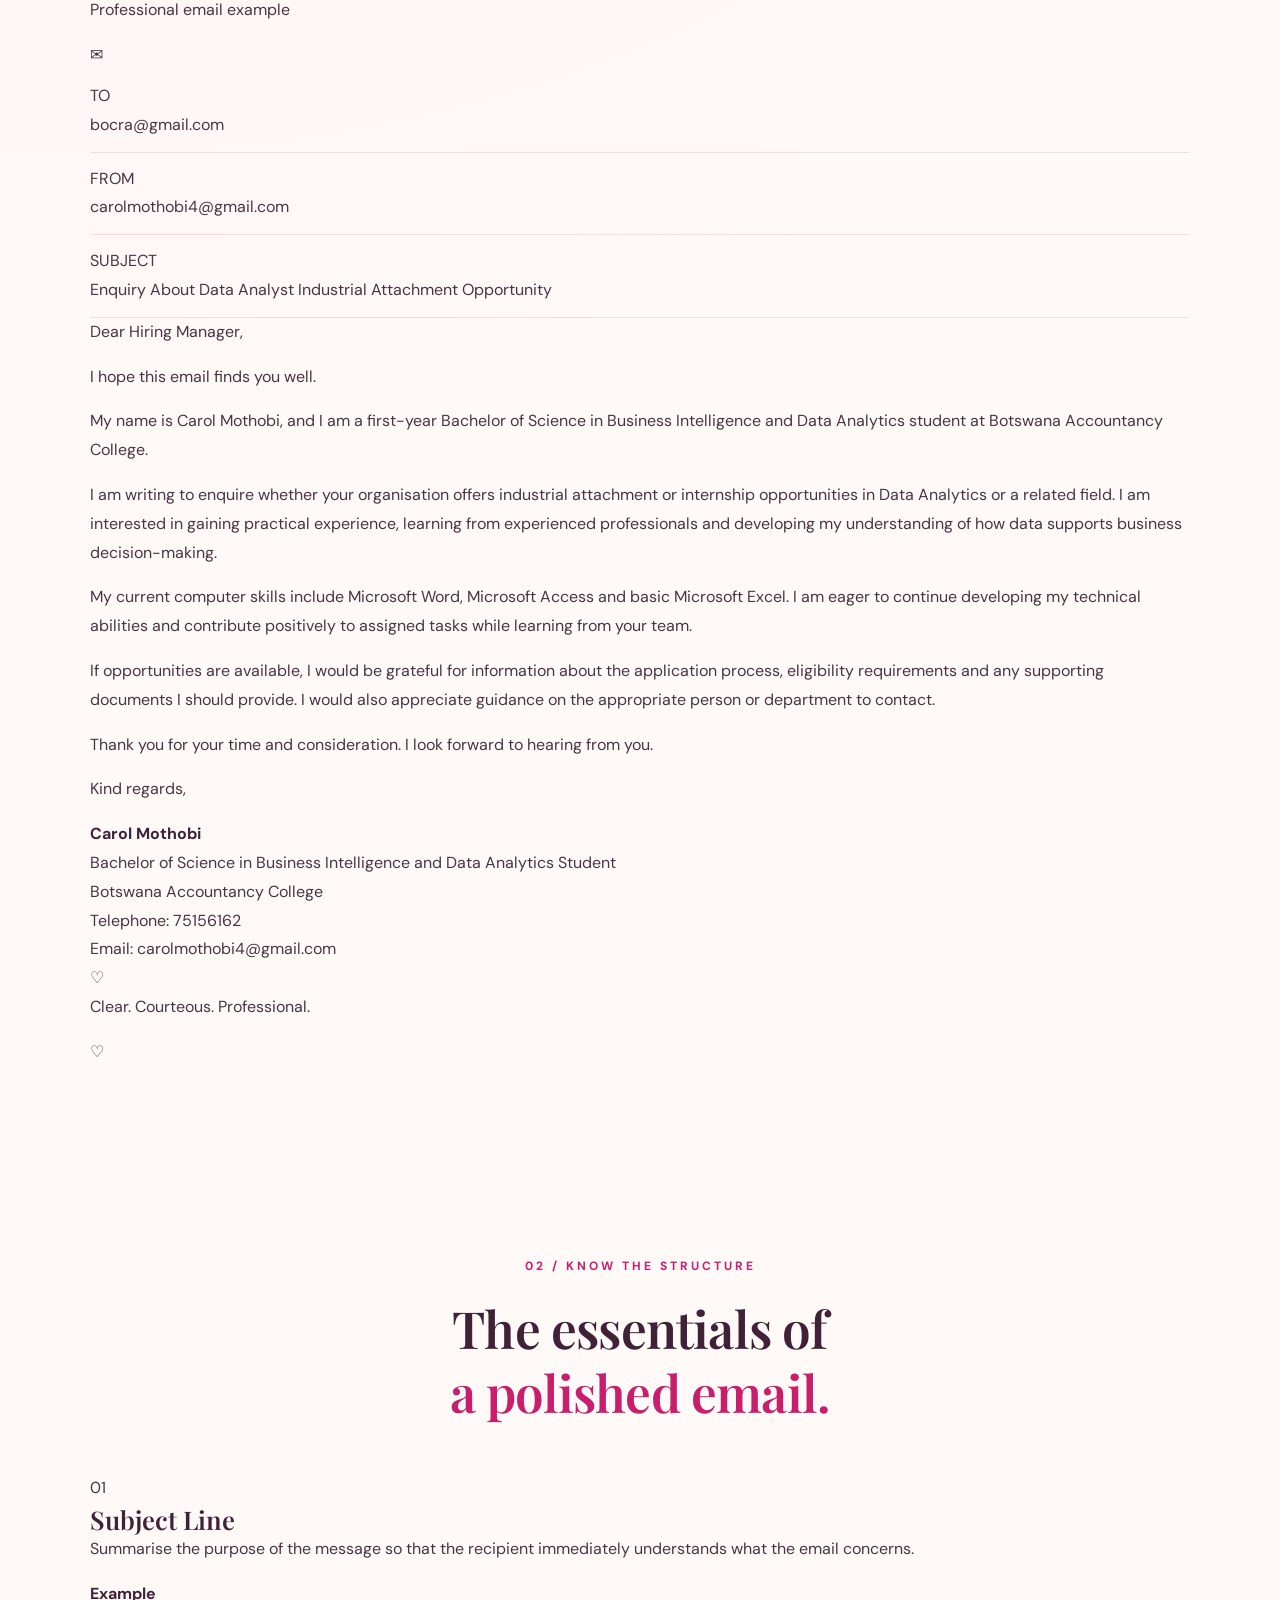
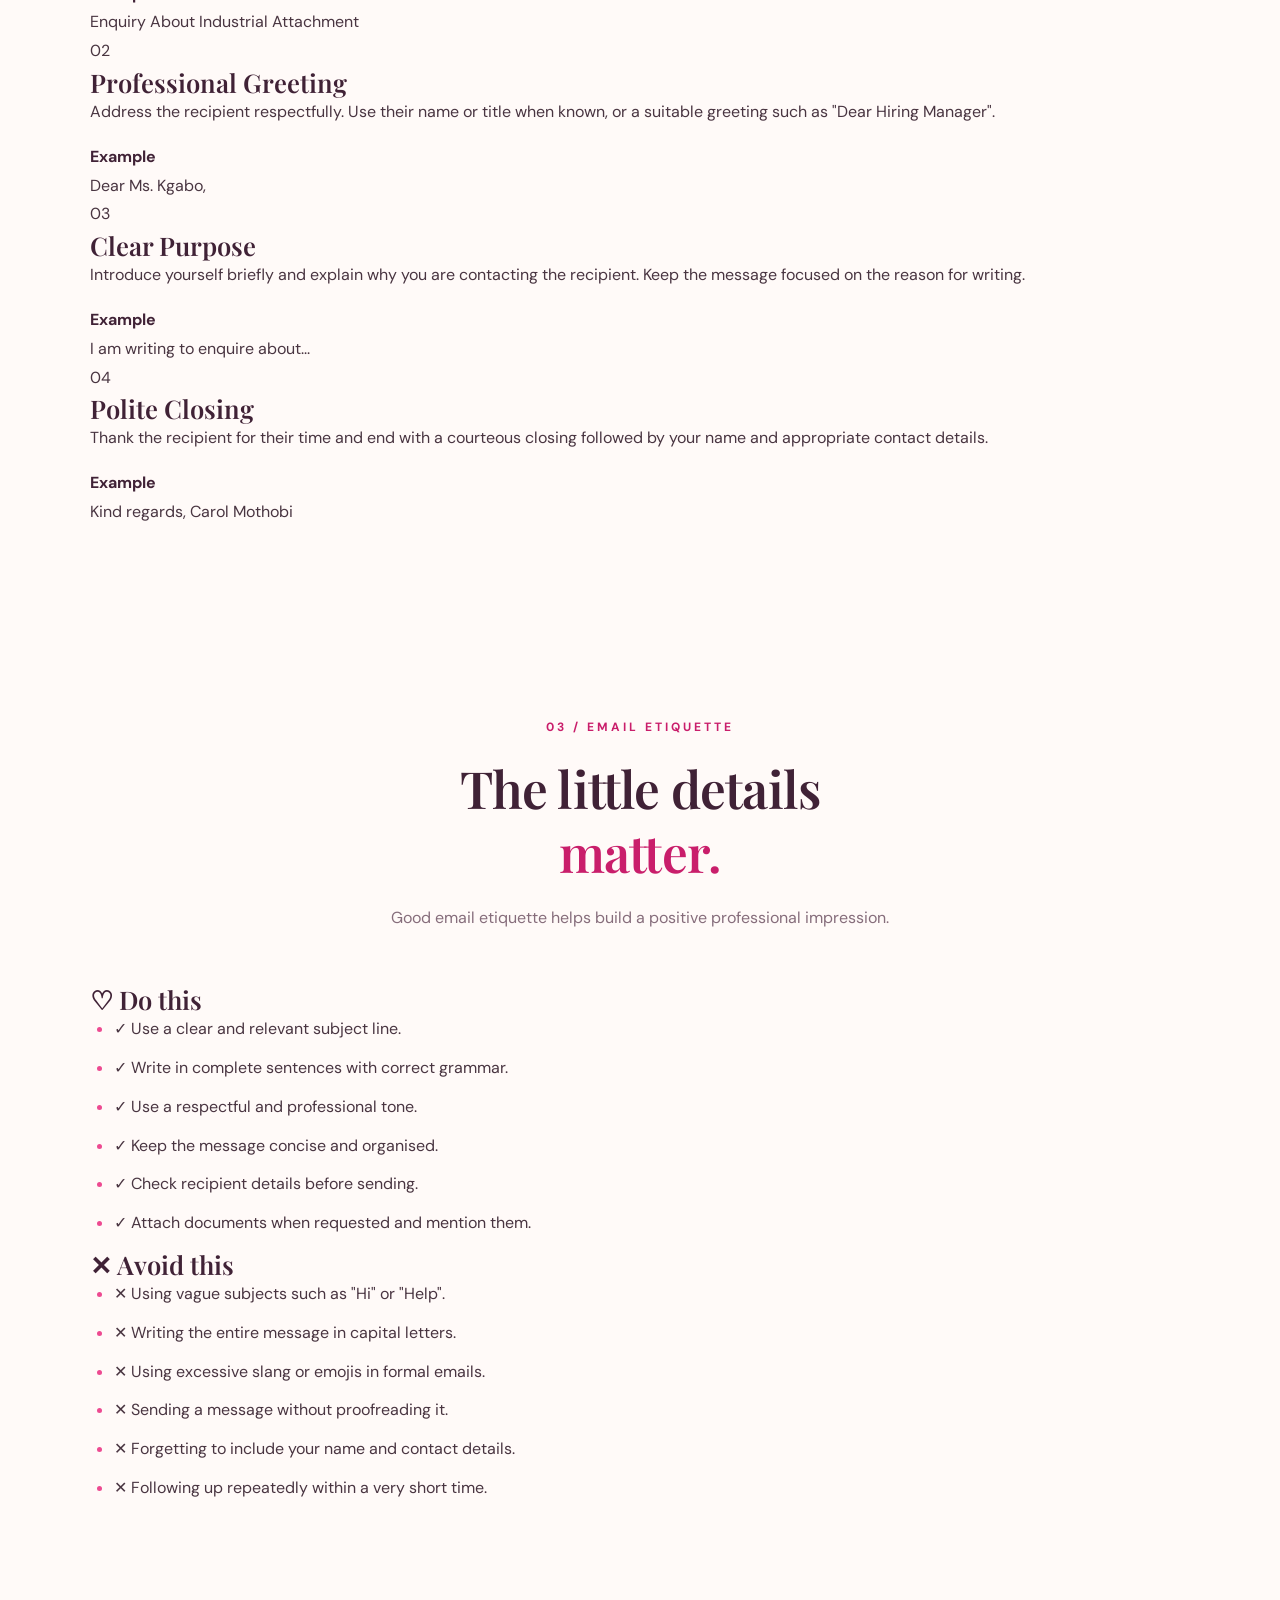
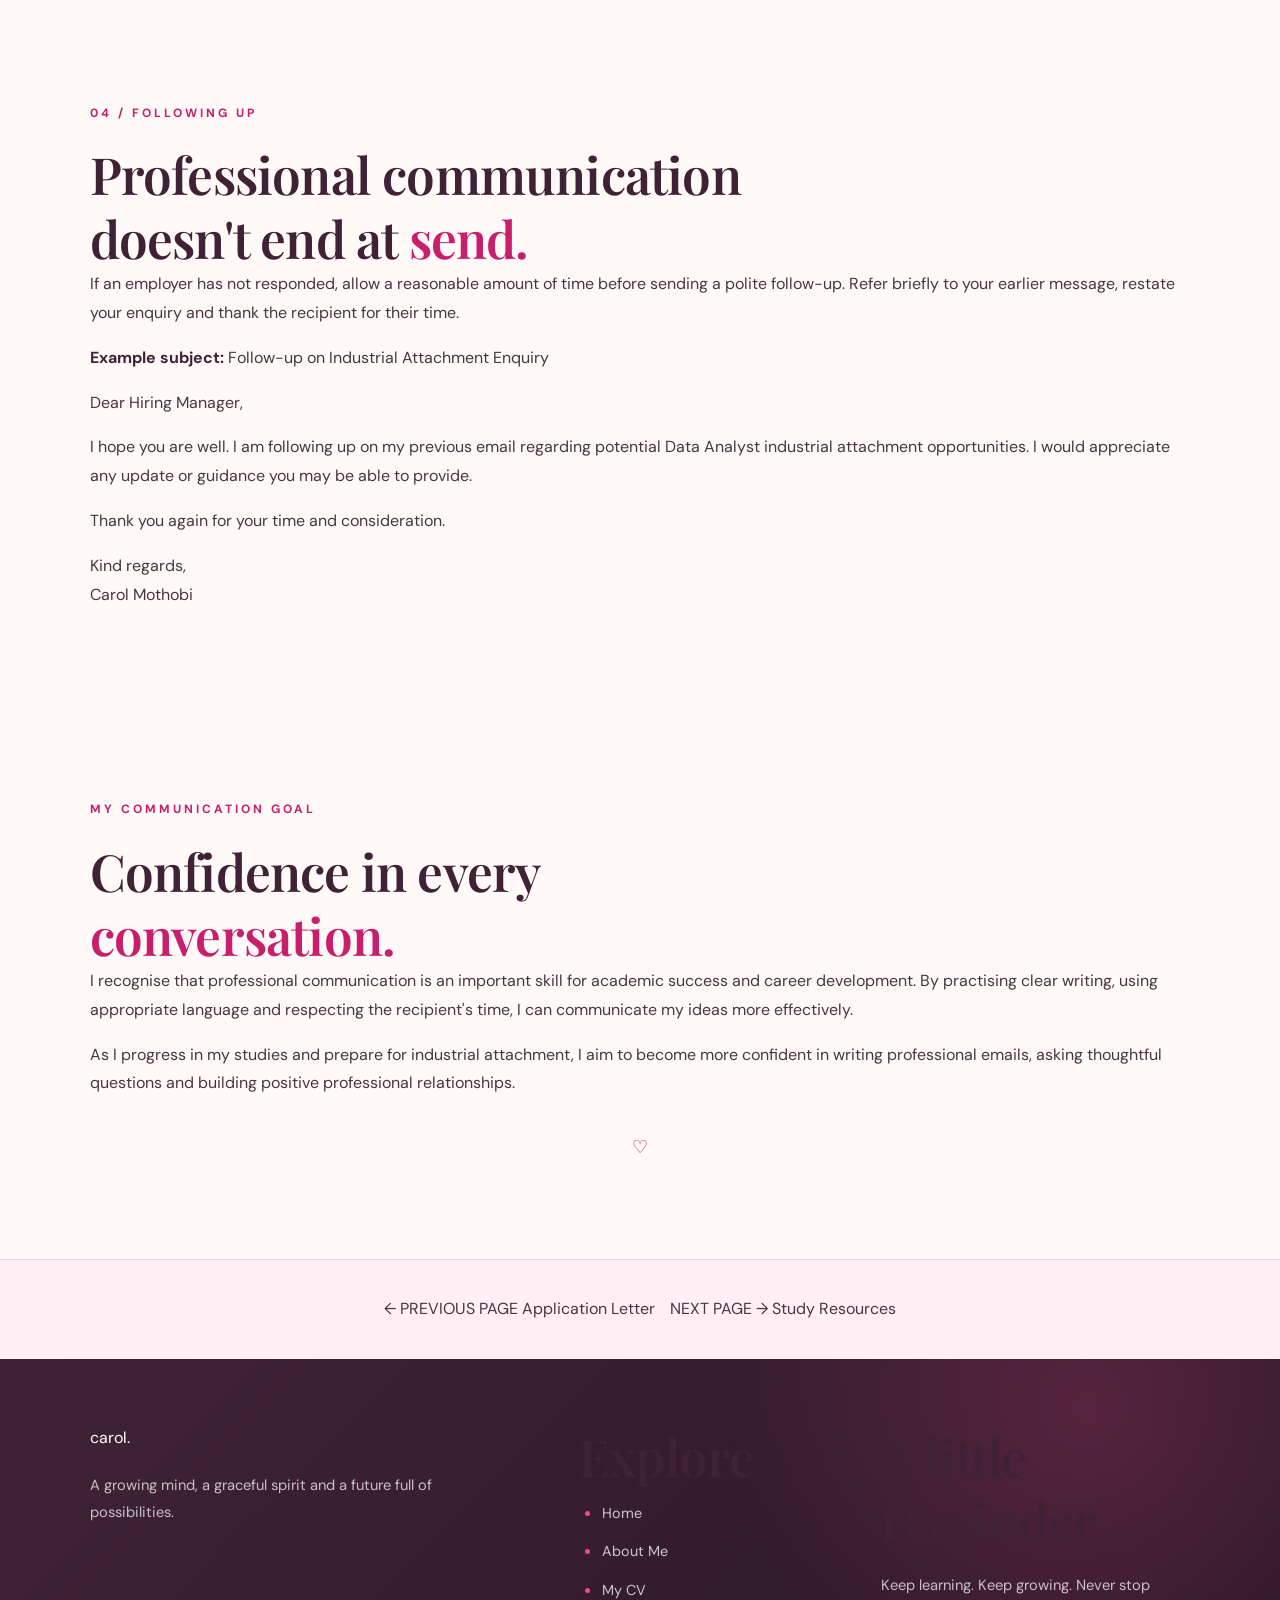
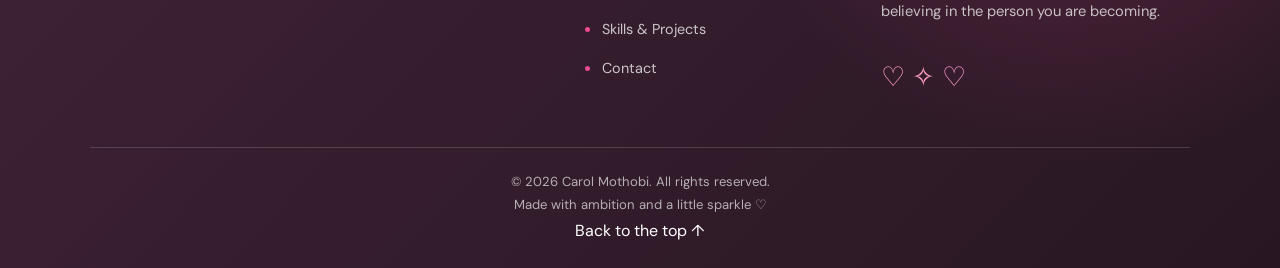
<file: email-template.html>
<!DOCTYPE html>
<html lang="en">

<head>
    <meta charset="UTF-8">
    <meta name="viewport" content="width=device-width, initial-scale=1.0">

    <meta name="description"
          content="Carol Mothobi's professional email template for contacting employers about Data Analyst Intern and industrial attachment opportunities.">

    <meta name="author" content="Carol Mothobi">
    <meta name="theme-color" content="#ed4a91">

    <title>Professional Email | Carol Mothobi</title>

    <link rel="preconnect" href="https://fonts.googleapis.com">
    <link rel="preconnect" href="https://fonts.gstatic.com" crossorigin>

    <link href="https://fonts.googleapis.com/css2?family=DM+Sans:wght@400;500;600;700&family=Playfair+Display:wght@400;500;600;700&display=swap"
          rel="stylesheet">

    <link rel="stylesheet" href="style.css">
</head>

<body id="top">

    <!-- HEADER AND NAVIGATION -->
    <header class="site-header">

        <nav class="navbar" aria-label="Main navigation">

            <a href="index.html" class="logo" aria-label="Carol Mothobi home">
                carol<span>.</span>
            </a>

            <ul class="nav-links">
                <li><a href="index.html">Home</a></li>
                <li><a href="about.html">About Me</a></li>
                <li><a href="cv.html">My CV</a></li>
                <li><a href="reflection.html">My Journey</a></li>
                <li><a href="group-reflection.html">Group Work</a></li>
                <li><a href="skills-projects.html">Skills &amp; Projects</a></li>
                <li><a href="application-letter.html">Application Letter</a></li>
                <li><a href="email-template.html" aria-current="page">Email Template</a></li>
                <li><a href="study-resources.html">Study Resources</a></li>
                <li><a href="contact.html">Contact</a></li>
            </ul>

        </nav>

    </header>


    <main>

        <!-- PAGE HERO -->
        <section class="page-hero email-hero">

            <div class="hero-decoration hero-decoration-one"
                 aria-hidden="true">✧</div>

            <div class="hero-decoration hero-decoration-two"
                 aria-hidden="true">♡</div>

            <div class="page-hero-content">

                <p class="hero-eyebrow">
                    <span aria-hidden="true">✦</span>
                    PROFESSIONAL COMMUNICATION
                    <span aria-hidden="true">✦</span>
                </p>

                <h1>
                    Say it with clarity,<br>
                    <span>send it with confidence.</span>
                </h1>

                <p>
                    A professional email template for introducing
                    myself to potential employers and enquiring
                    about industrial attachment opportunities.
                </p>

                <div class="hero-divider" aria-hidden="true">
                    <span></span> ♡ <span></span>
                </div>

            </div>

        </section>


        <!-- INTRODUCTION -->
        <section class="email-introduction section-padding">

            <div class="section-heading">

                <p class="section-eyebrow">THE ART OF PROFESSIONAL EMAIL</p>

                <h2>
                    Small message,<br>
                    <span>lasting impression.</span>
                </h2>

                <p class="section-description">
                    A well-written email respects the recipient's time,
                    communicates its purpose clearly and maintains
                    a professional tone.
                </p>

            </div>

            <div class="email-intro-text">

                <p>
                    Email is an important communication tool in
                    academic and professional environments. Students
                    may use it to contact lecturers, ask questions,
                    submit documents or enquire about career opportunities.
                </p>

                <p>
                    As a Business Intelligence and Data Analytics
                    student, I want to communicate confidently and
                    respectfully with potential employers. This page
                    presents an example of an email I could adapt
                    when enquiring about a Data Analyst Intern or
                    industrial attachment opportunity.
                </p>

            </div>

        </section>


        <!-- EMAIL TEMPLATE -->
        <section class="email-example-section section-padding">

            <div class="section-heading">

                <p class="section-eyebrow">01 / EMAIL EXAMPLE</p>

                <h2>
                    A professional <span>enquiry.</span>
                </h2>

                <p class="section-description">
                    Use this example as a guide. Replace the placeholders
                    and adjust the message to suit the actual recipient
                    and opportunity.
                </p>

            </div>


            <article class="email-document">

                <div class="email-window-header">

                    <div class="email-window-dots" aria-hidden="true">
                        <span></span>
                        <span></span>
                        <span></span>
                    </div>

                    <p>Professional email example</p>

                    <span class="email-window-icon"
                          aria-hidden="true">✉</span>

                </div>


                <div class="email-fields">

                    <div class="email-field">

                        <span class="email-field-label">TO</span>

                        <p>bocra@gmail.com</p>

                    </div>


                    <div class="email-field">

                        <span class="email-field-label">FROM</span>

                        <p>carolmothobi4@gmail.com</p>

                    </div>


                    <div class="email-field">

                        <span class="email-field-label">SUBJECT</span>

                        <p>
                            Enquiry About Data Analyst Industrial
                            Attachment Opportunity
                        </p>

                    </div>

                </div>


                <div class="email-message-body">

                    <p>Dear Hiring Manager,</p>

                    <p>
                        I hope this email finds you well.
                    </p>

                    <p>
                        My name is Carol Mothobi, and I am a first-year
                        Bachelor of Science in Business Intelligence
                        and Data Analytics student at Botswana
                        Accountancy College.
                    </p>

                    <p>
                        I am writing to enquire whether your organisation
                        offers industrial attachment or internship
                        opportunities in Data Analytics or a related
                        field. I am interested in gaining practical
                        experience, learning from experienced
                        professionals and developing my understanding
                        of how data supports business decision-making.
                    </p>

                    <p>
                        My current computer skills include Microsoft
                        Word, Microsoft Access and basic Microsoft
                        Excel. I am eager to continue developing
                        my technical abilities and contribute positively
                        to assigned tasks while learning from your team.
                    </p>

                    <p>
                        If opportunities are available, I would be
                        grateful for information about the application
                        process, eligibility requirements and any
                        supporting documents I should provide.
                        I would also appreciate guidance on the
                        appropriate person or department to contact.
                    </p>

                    <p>
                        Thank you for your time and consideration.
                        I look forward to hearing from you.
                    </p>

                    <p>
                        Kind regards,
                    </p>

                    <p class="email-signature">

                        <strong>Carol Mothobi</strong><br>

                        Bachelor of Science in Business Intelligence
                        and Data Analytics Student<br>

                        Botswana Accountancy College<br>

                        Telephone: 75156162<br>

                        Email:
                        <a href="mailto:carolmothobi4@gmail.com">
                            carolmothobi4@gmail.com
                        </a>

                    </p>

                </div>


                <div class="email-document-footer">

                    <span aria-hidden="true">♡</span>

                    <p>Clear. Courteous. Professional.</p>

                    <span aria-hidden="true">♡</span>

                </div>

            </article>

        </section>


        <!-- EMAIL STRUCTURE -->
        <section class="email-structure-section section-padding">

            <div class="section-heading">

                <p class="section-eyebrow">02 / KNOW THE STRUCTURE</p>

                <h2>
                    The essentials of<br>
                    <span>a polished email.</span>
                </h2>

            </div>


            <div class="email-structure-grid">

                <article class="email-structure-card">

                    <span class="email-structure-number">01</span>

                    <h3>Subject Line</h3>

                    <p>
                        Summarise the purpose of the message so that
                        the recipient immediately understands
                        what the email concerns.
                    </p>

                    <div class="email-good-example">
                        <strong>Example</strong>
                        <p>Enquiry About Industrial Attachment</p>
                    </div>

                </article>


                <article class="email-structure-card">

                    <span class="email-structure-number">02</span>

                    <h3>Professional Greeting</h3>

                    <p>
                        Address the recipient respectfully. Use
                        their name or title when known, or a suitable
                        greeting such as "Dear Hiring Manager".
                    </p>

                    <div class="email-good-example">
                        <strong>Example</strong>
                        <p>Dear Ms. Kgabo,</p>
                    </div>

                </article>


                <article class="email-structure-card">

                    <span class="email-structure-number">03</span>

                    <h3>Clear Purpose</h3>

                    <p>
                        Introduce yourself briefly and explain why
                        you are contacting the recipient. Keep the
                        message focused on the reason for writing.
                    </p>

                    <div class="email-good-example">
                        <strong>Example</strong>
                        <p>I am writing to enquire about...</p>
                    </div>

                </article>


                <article class="email-structure-card">

                    <span class="email-structure-number">04</span>

                    <h3>Polite Closing</h3>

                    <p>
                        Thank the recipient for their time and end
                        with a courteous closing followed by your
                        name and appropriate contact details.
                    </p>

                    <div class="email-good-example">
                        <strong>Example</strong>
                        <p>Kind regards, Carol Mothobi</p>
                    </div>

                </article>

            </div>

        </section>


        <!-- EMAIL ETIQUETTE -->
        <section class="email-etiquette-section section-padding">

            <div class="section-heading">

                <p class="section-eyebrow">03 / EMAIL ETIQUETTE</p>

                <h2>
                    The little details<br>
                    <span>matter.</span>
                </h2>

                <p class="section-description">
                    Good email etiquette helps build a positive
                    professional impression.
                </p>

            </div>


            <div class="email-etiquette-grid">

                <div class="email-etiquette-column">

                    <h3 class="etiquette-positive-heading">
                        <span aria-hidden="true">♡</span>
                        Do this
                    </h3>

                    <ul class="etiquette-list">

                        <li>
                            <span aria-hidden="true">✓</span>
                            Use a clear and relevant subject line.
                        </li>

                        <li>
                            <span aria-hidden="true">✓</span>
                            Write in complete sentences with correct grammar.
                        </li>

                        <li>
                            <span aria-hidden="true">✓</span>
                            Use a respectful and professional tone.
                        </li>

                        <li>
                            <span aria-hidden="true">✓</span>
                            Keep the message concise and organised.
                        </li>

                        <li>
                            <span aria-hidden="true">✓</span>
                            Check recipient details before sending.
                        </li>

                        <li>
                            <span aria-hidden="true">✓</span>
                            Attach documents when requested and mention them.
                        </li>

                    </ul>

                </div>


                <div class="email-etiquette-column">

                    <h3 class="etiquette-negative-heading">
                        <span aria-hidden="true">✕</span>
                        Avoid this
                    </h3>

                    <ul class="etiquette-list">

                        <li>
                            <span aria-hidden="true">✕</span>
                            Using vague subjects such as "Hi" or "Help".
                        </li>

                        <li>
                            <span aria-hidden="true">✕</span>
                            Writing the entire message in capital letters.
                        </li>

                        <li>
                            <span aria-hidden="true">✕</span>
                            Using excessive slang or emojis in formal emails.
                        </li>

                        <li>
                            <span aria-hidden="true">✕</span>
                            Sending a message without proofreading it.
                        </li>

                        <li>
                            <span aria-hidden="true">✕</span>
                            Forgetting to include your name and contact details.
                        </li>

                        <li>
                            <span aria-hidden="true">✕</span>
                            Following up repeatedly within a very short time.
                        </li>

                    </ul>

                </div>

            </div>

        </section>


        <!-- FOLLOW-UP GUIDANCE -->
        <section class="email-followup-section section-padding">

            <div class="email-followup-card">

                <p class="section-eyebrow">04 / FOLLOWING UP</p>

                <h2>
                    Professional communication<br>
                    doesn't end at <span>send.</span>
                </h2>

                <p>
                    If an employer has not responded, allow a reasonable
                    amount of time before sending a polite follow-up.
                    Refer briefly to your earlier message, restate
                    your enquiry and thank the recipient for their time.
                </p>

                <div class="email-followup-example">

                    <p><strong>Example subject:</strong> Follow-up on Industrial Attachment Enquiry</p>

                    <p>Dear Hiring Manager,</p>

                    <p>
                        I hope you are well. I am following up on my
                        previous email regarding potential Data Analyst
                        industrial attachment opportunities. I would
                        appreciate any update or guidance you may
                        be able to provide.
                    </p>

                    <p>
                        Thank you again for your time and consideration.
                    </p>

                    <p>
                        Kind regards,<br>
                        Carol Mothobi
                    </p>

                </div>

            </div>

        </section>


        <!-- REFLECTION -->
        <section class="email-reflection-section section-padding">

            <div class="email-reflection-content">

                <p class="section-eyebrow">MY COMMUNICATION GOAL</p>

                <h2>
                    Confidence in every<br>
                    <span>conversation.</span>
                </h2>

                <p>
                    I recognise that professional communication is
                    an important skill for academic success and
                    career development. By practising clear writing,
                    using appropriate language and respecting the
                    recipient's time, I can communicate my ideas
                    more effectively.
                </p>

                <p>
                    As I progress in my studies and prepare for
                    industrial attachment, I aim to become more
                    confident in writing professional emails,
                    asking thoughtful questions and building
                    positive professional relationships.
                </p>

                <div class="hero-divider" aria-hidden="true">
                    <span></span> ♡ <span></span>
                </div>

            </div>

        </section>


        <!-- PAGE NAVIGATION -->
        <section class="page-navigation section-padding">

            <a href="application-letter.html" class="page-nav-link">

                <span class="page-nav-direction">
                    ← PREVIOUS PAGE
                </span>

                <span class="page-nav-title">
                    Application Letter
                </span>

            </a>


            <a href="study-resources.html"
               class="page-nav-link page-nav-next">

                <span class="page-nav-direction">
                    NEXT PAGE →
                </span>

                <span class="page-nav-title">
                    Study Resources
                </span>

            </a>

        </section>

    </main>


    <!-- FOOTER -->
    <footer class="site-footer">

        <div class="footer-main">

            <div class="footer-brand">

                <a href="index.html" class="footer-logo">
                    carol<span>.</span>
                </a>

                <p>
                    A growing mind, a graceful spirit and a future
                    full of possibilities.
                </p>

            </div>


            <div class="footer-navigation">

                <h2>Explore</h2>

                <ul>
                    <li><a href="index.html">Home</a></li>
                    <li><a href="about.html">About Me</a></li>
                    <li><a href="cv.html">My CV</a></li>
                    <li><a href="skills-projects.html">Skills &amp; Projects</a></li>
                    <li><a href="contact.html">Contact</a></li>
                </ul>

            </div>


            <div class="footer-message">

                <h2>A little reminder</h2>

                <p>
                    Keep learning. Keep growing. Never stop believing
                    in the person you are becoming.
                </p>

                <span aria-hidden="true">♡ ✧ ♡</span>

            </div>

        </div>


        <div class="footer-bottom">

            <p>
                &copy; 2026 Carol Mothobi. All rights reserved.
            </p>

            <p>
                Made with ambition and a little sparkle
                <span aria-hidden="true">♡</span>
            </p>

            <a href="#top">Back to the top ↑</a>

        </div>

    </footer>

</body>
</html>
</file>
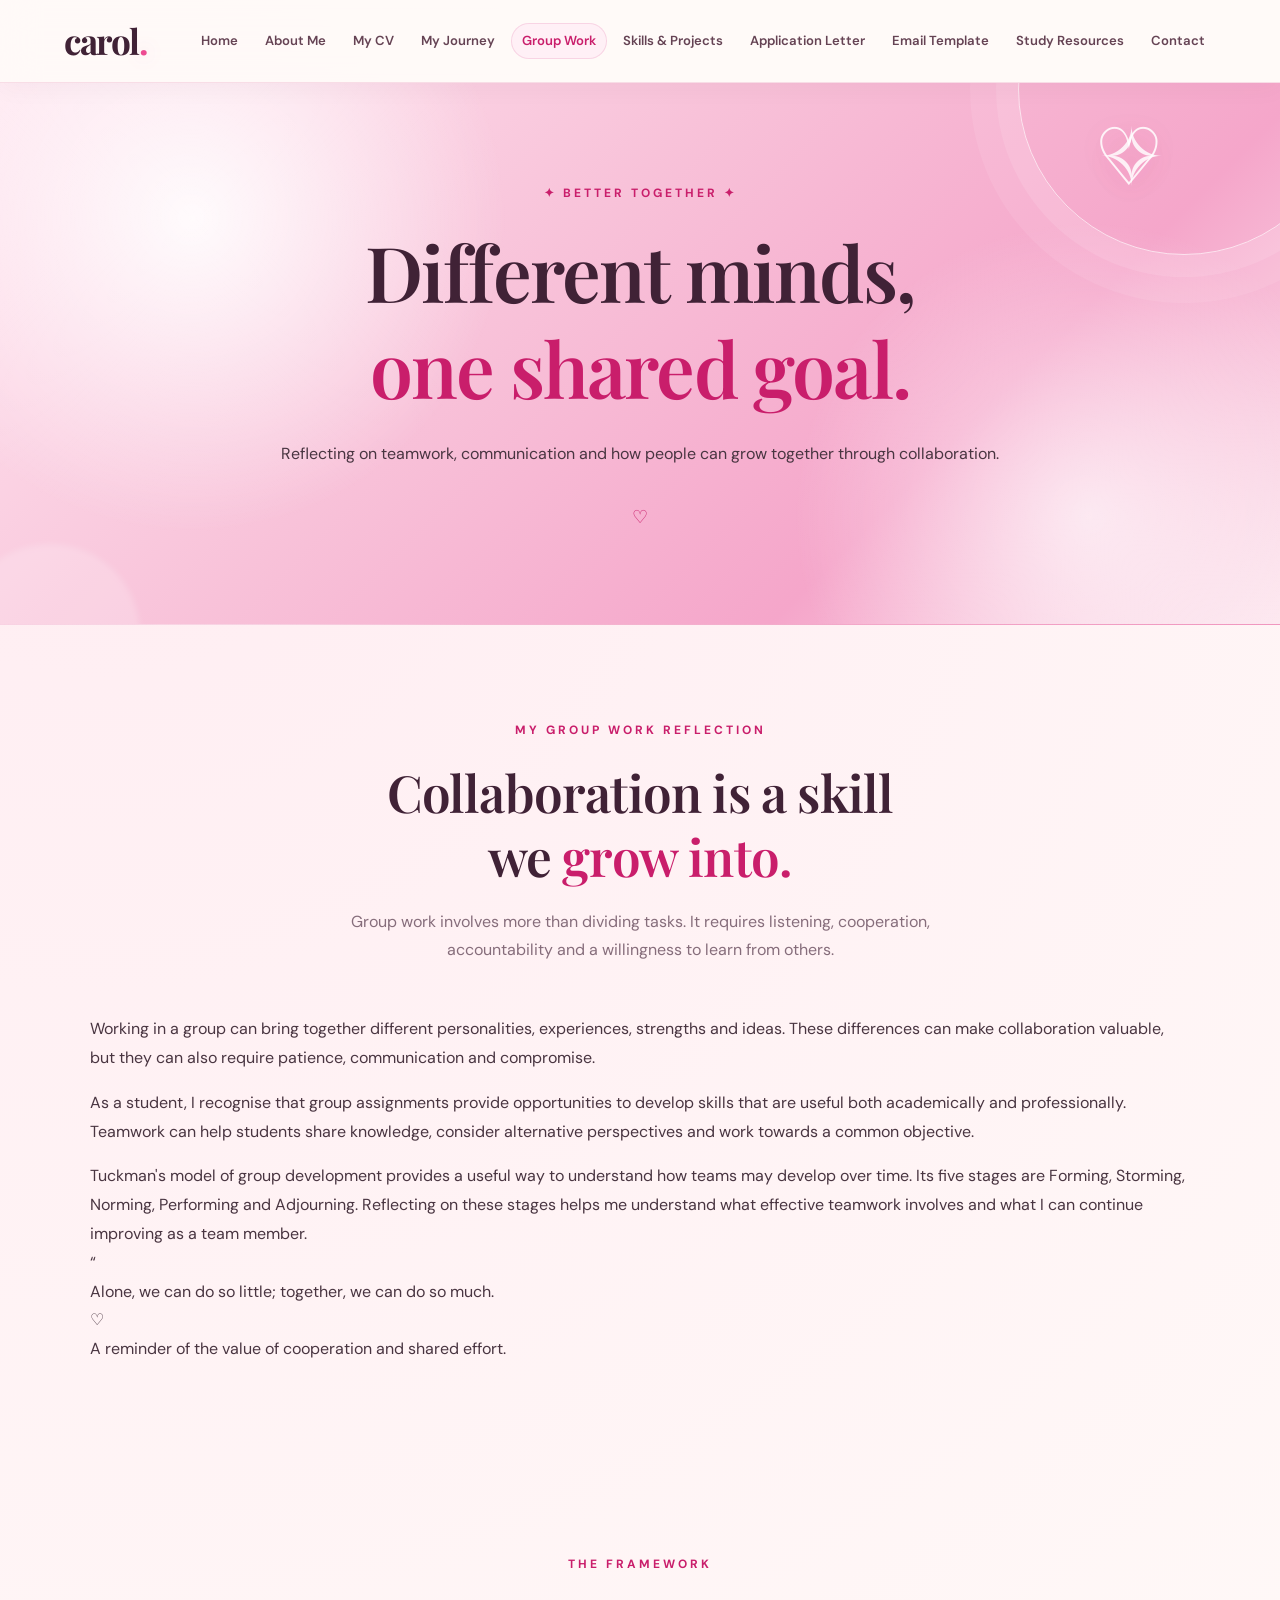
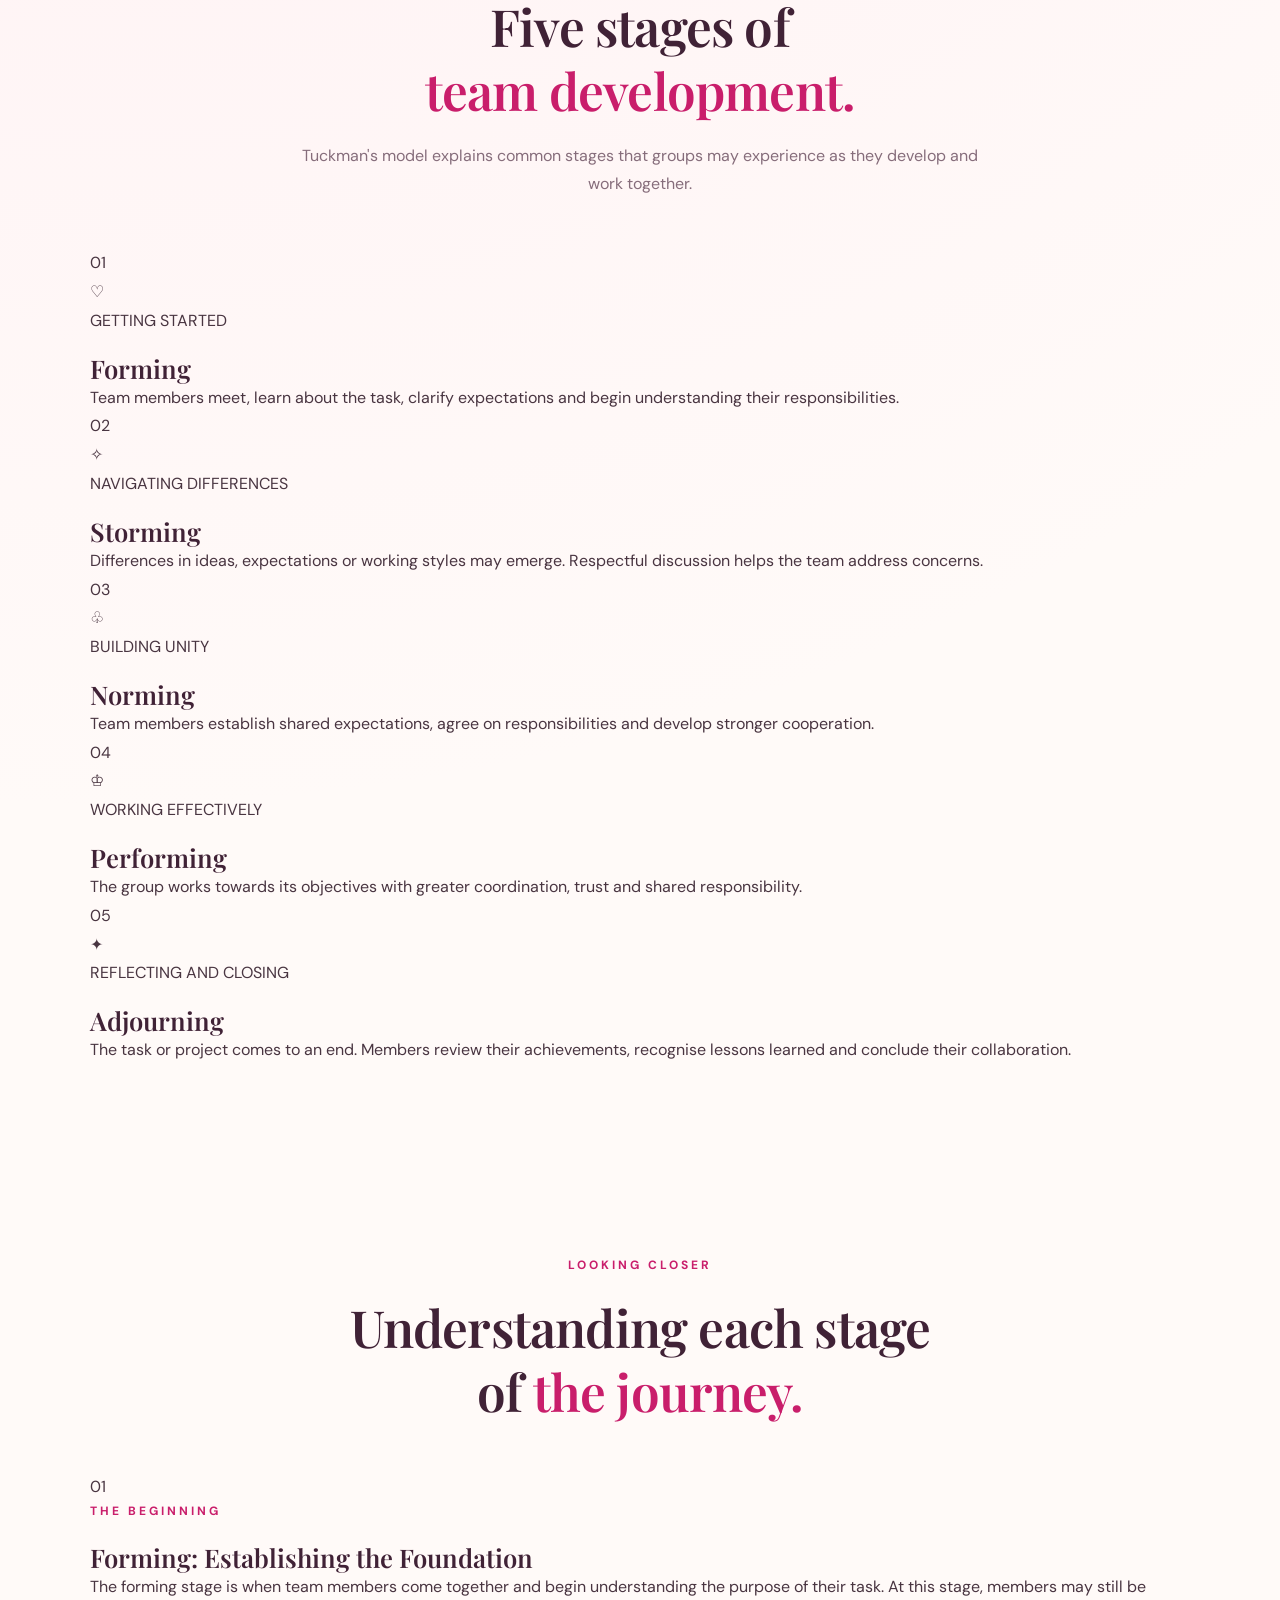
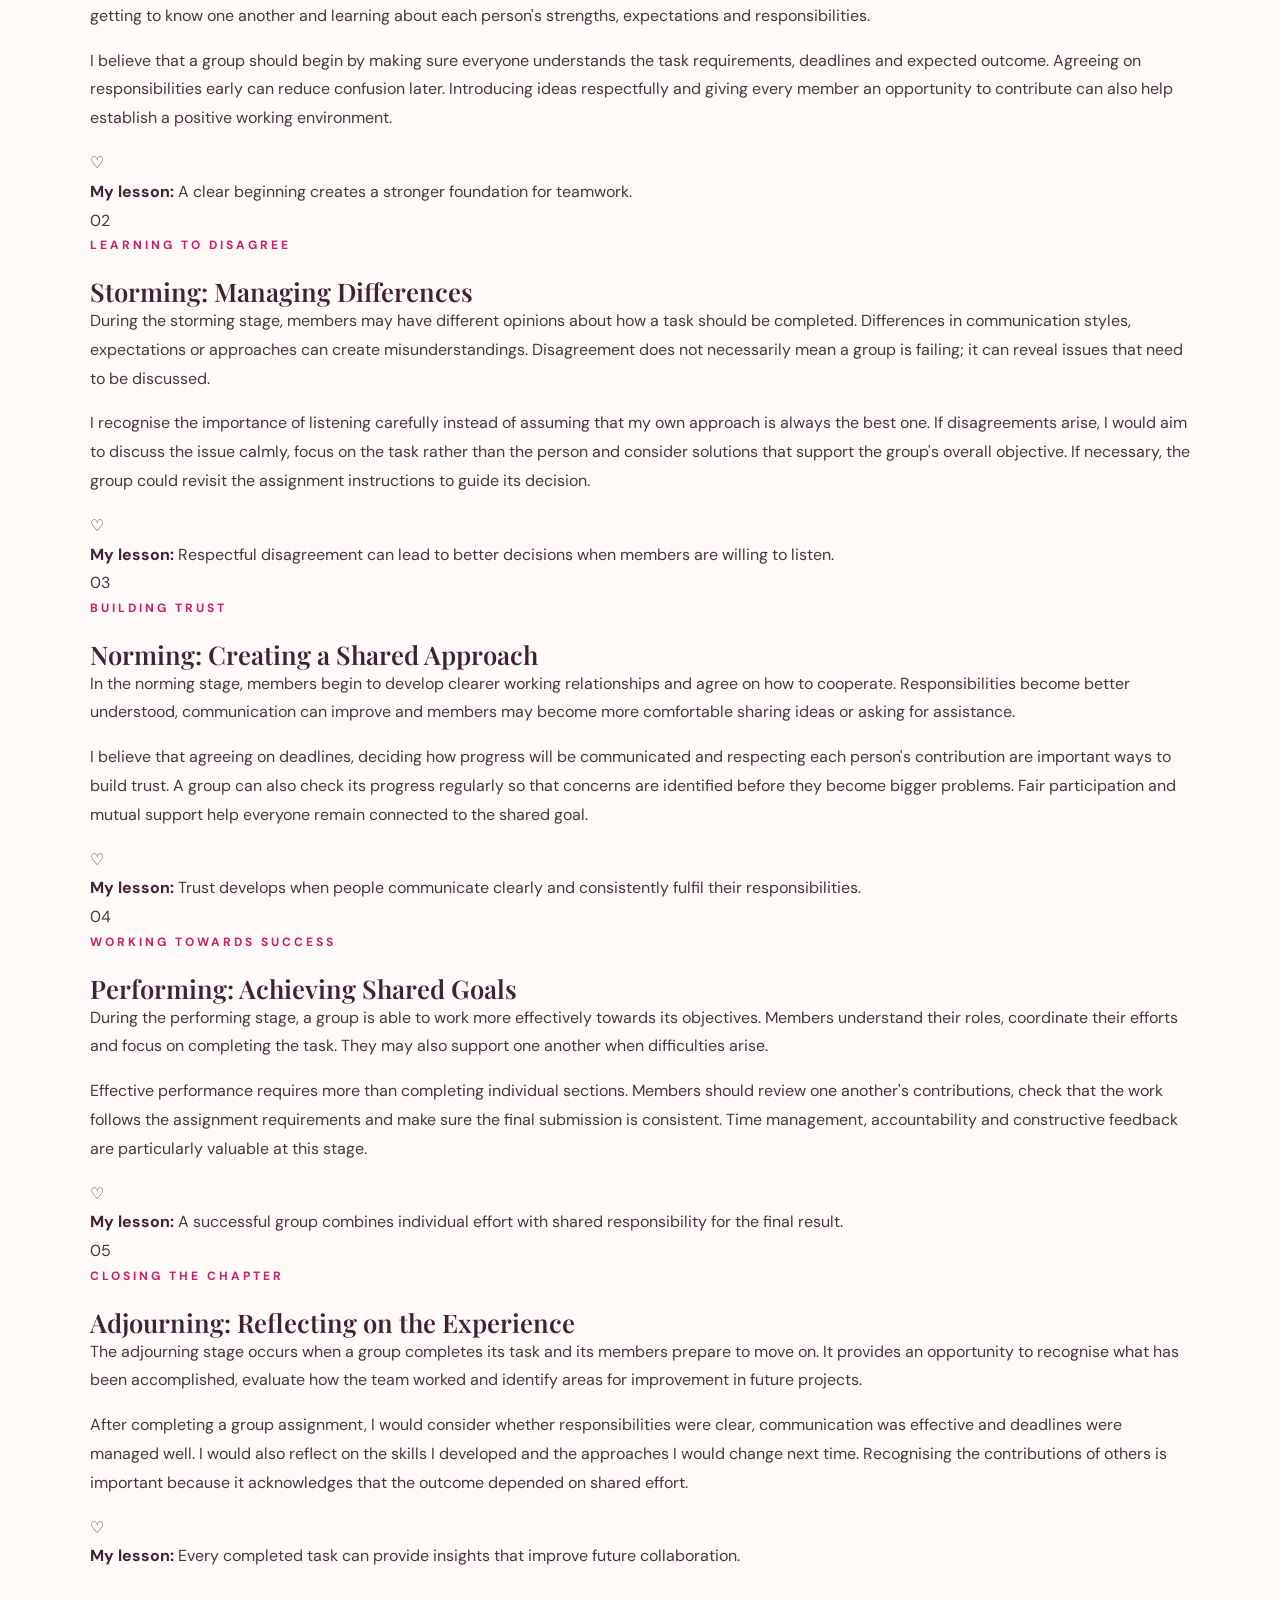
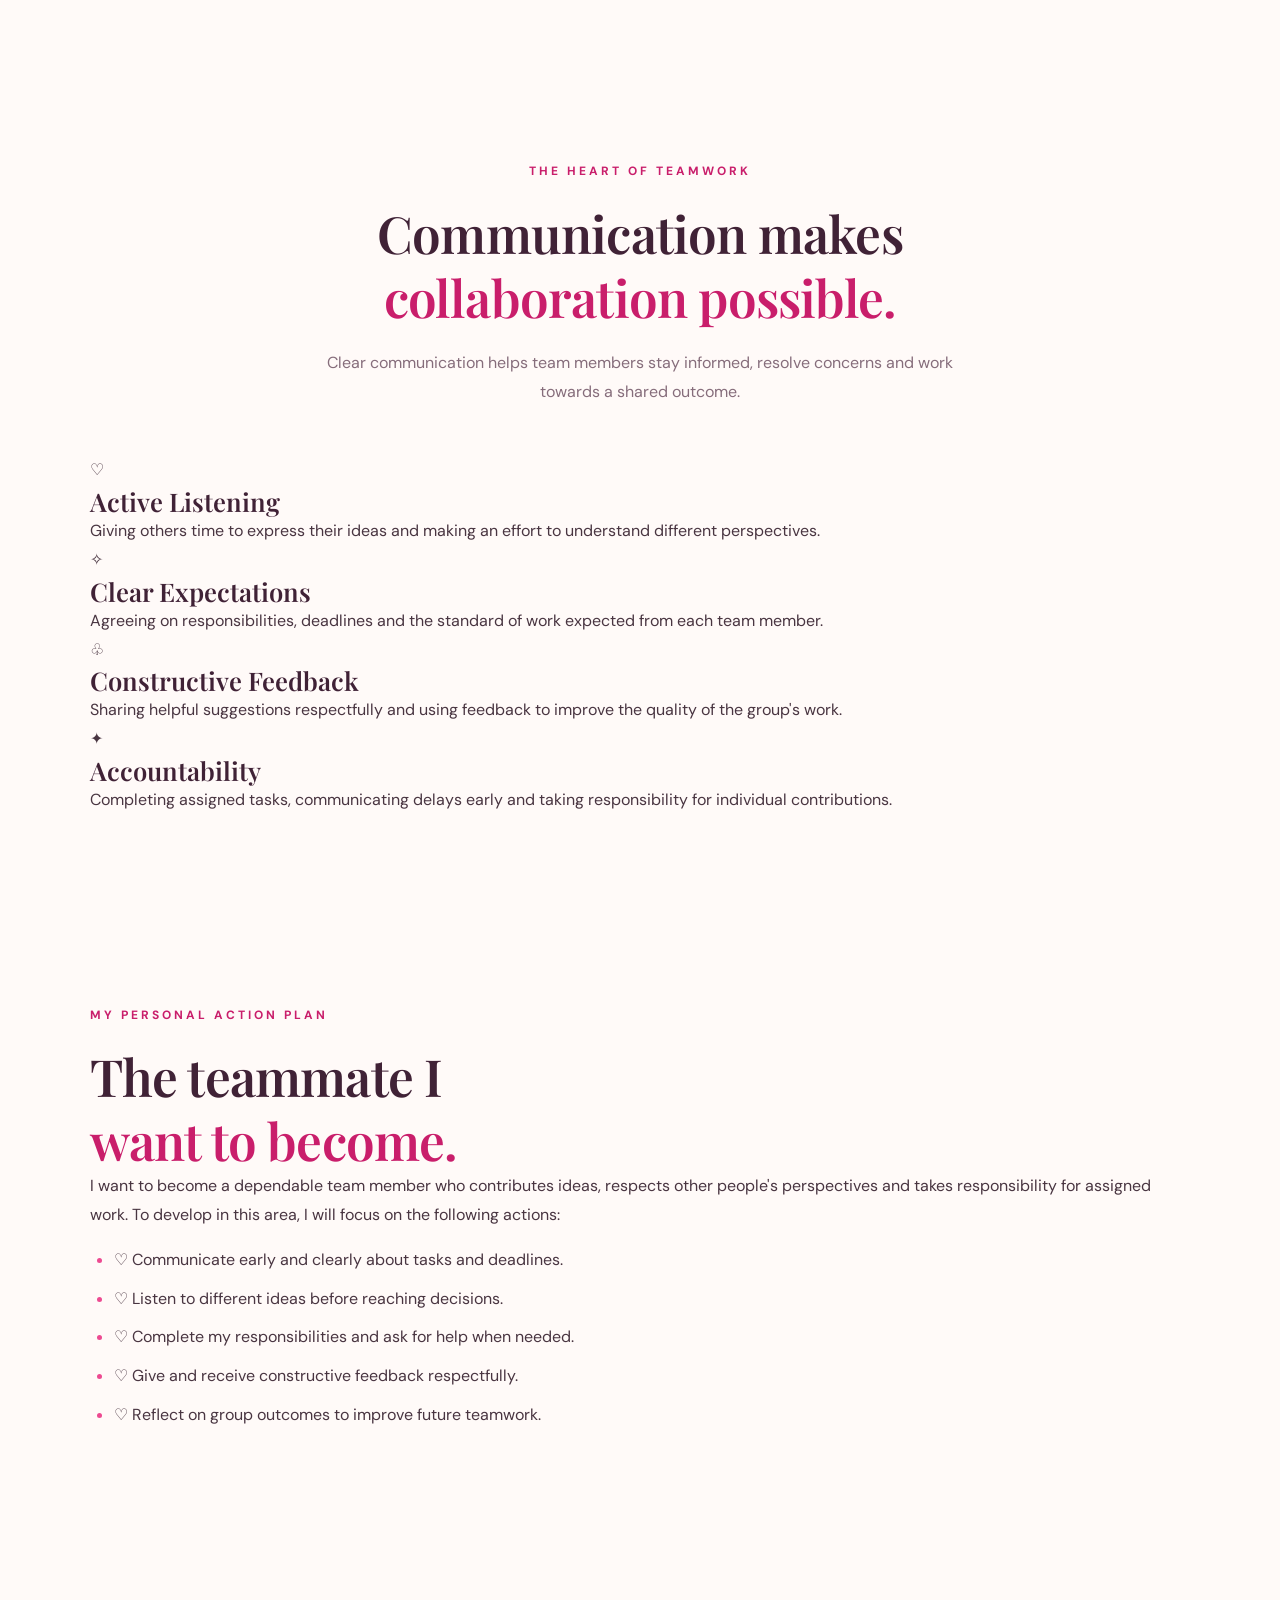
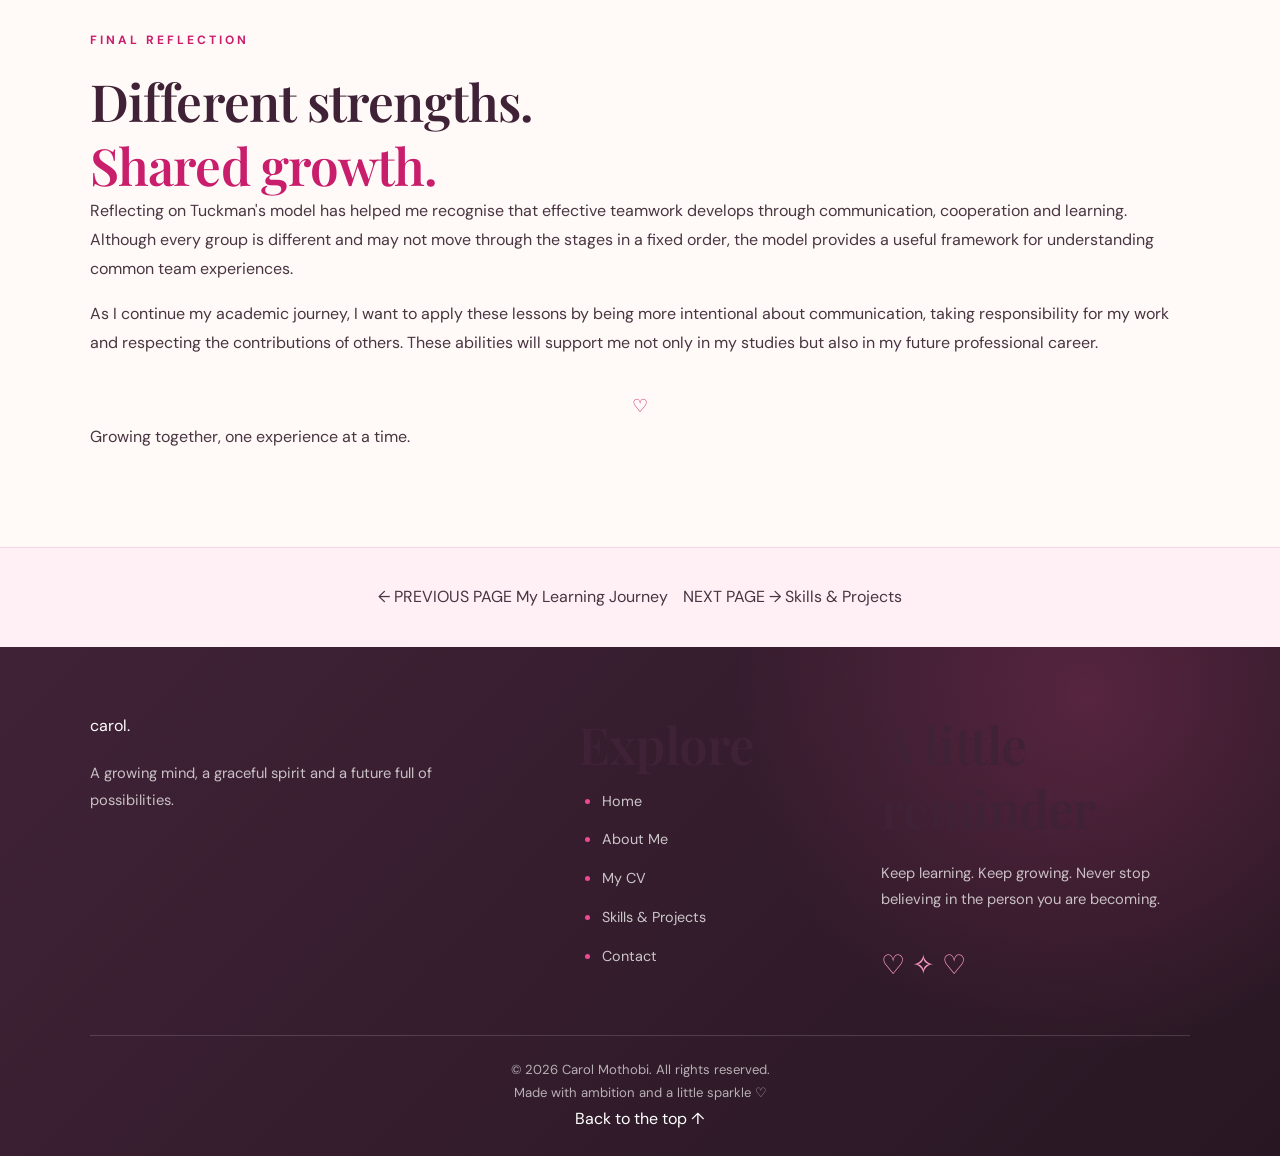
<file: group-reflection.html>
<!DOCTYPE html>
<html lang="en">
<head>
    <meta charset="UTF-8">
    <meta name="viewport" content="width=device-width, initial-scale=1.0">

    <meta name="description"
          content="Carol Mothobi's reflection on group work, teamwork, communication, collaboration and Tuckman's five stages of group development.">

    <meta name="author" content="Carol Mothobi">
    <meta name="theme-color" content="#ed4a91">

    <title>Group Work Reflection | Carol Mothobi</title>

    <link rel="preconnect" href="https://fonts.googleapis.com">
    <link rel="preconnect" href="https://fonts.gstatic.com" crossorigin>
    <link href="https://fonts.googleapis.com/css2?family=DM+Sans:wght@400;500;600;700&family=Playfair+Display:wght@400;500;600;700&display=swap"
          rel="stylesheet">

    <link rel="stylesheet" href="style.css">
</head>

<body id="top">

    <!-- HEADER AND NAVIGATION -->
    <header class="site-header">
        <nav class="navbar" aria-label="Main navigation">

            <a href="index.html" class="logo" aria-label="Carol Mothobi home">
                carol<span>.</span>
            </a>

            <ul class="nav-links">
                <li><a href="index.html">Home</a></li>
                <li><a href="about.html">About Me</a></li>
                <li><a href="cv.html">My CV</a></li>
                <li><a href="reflection.html">My Journey</a></li>
                <li><a href="group-reflection.html" aria-current="page">Group Work</a></li>
                <li><a href="skills-projects.html">Skills &amp; Projects</a></li>
                <li><a href="application-letter.html">Application Letter</a></li>
                <li><a href="email-template.html">Email Template</a></li>
                <li><a href="study-resources.html">Study Resources</a></li>
                <li><a href="contact.html">Contact</a></li>
            </ul>

        </nav>
    </header>


    <main>

        <!-- PAGE HERO -->
        <section class="page-hero group-hero">

            <div class="hero-decoration hero-decoration-one"
                 aria-hidden="true">✧</div>

            <div class="hero-decoration hero-decoration-two"
                 aria-hidden="true">♡</div>

            <div class="page-hero-content">

                <p class="hero-eyebrow">
                    <span aria-hidden="true">✦</span>
                    BETTER TOGETHER
                    <span aria-hidden="true">✦</span>
                </p>

                <h1>
                    Different minds,<br>
                    <span>one shared goal.</span>
                </h1>

                <p>
                    Reflecting on teamwork, communication and how
                    people can grow together through collaboration.
                </p>

                <div class="hero-divider" aria-hidden="true">
                    <span></span> ♡ <span></span>
                </div>

            </div>

        </section>


        <!-- INTRODUCTION -->
        <section class="group-introduction section-padding">

            <div class="section-heading">

                <p class="section-eyebrow">MY GROUP WORK REFLECTION</p>

                <h2>
                    Collaboration is a skill<br>
                    we <span>grow into.</span>
                </h2>

                <p class="section-description">
                    Group work involves more than dividing tasks.
                    It requires listening, cooperation, accountability
                    and a willingness to learn from others.
                </p>

            </div>


            <div class="group-intro-content">

                <div class="group-intro-text">

                    <p>
                        Working in a group can bring together different
                        personalities, experiences, strengths and ideas.
                        These differences can make collaboration valuable,
                        but they can also require patience, communication
                        and compromise.
                    </p>

                    <p>
                        As a student, I recognise that group assignments
                        provide opportunities to develop skills that are
                        useful both academically and professionally.
                        Teamwork can help students share knowledge,
                        consider alternative perspectives and work
                        towards a common objective.
                    </p>

                    <p>
                        Tuckman's model of group development provides
                        a useful way to understand how teams may develop
                        over time. Its five stages are Forming, Storming,
                        Norming, Performing and Adjourning. Reflecting
                        on these stages helps me understand what
                        effective teamwork involves and what I can
                        continue improving as a team member.
                    </p>

                </div>


                <aside class="group-quote-card">

                    <span class="group-quote-symbol"
                          aria-hidden="true">“</span>

                    <blockquote>
                        Alone, we can do so little; together,
                        we can do so much.
                    </blockquote>

                    <div class="quote-divider" aria-hidden="true">
                        <span></span> ♡ <span></span>
                    </div>

                    <p>
                        A reminder of the value of cooperation
                        and shared effort.
                    </p>

                </aside>

            </div>

        </section>


        <!-- TUCKMAN'S MODEL OVERVIEW -->
        <section class="tuckman-overview section-padding">

            <div class="section-heading">

                <p class="section-eyebrow">THE FRAMEWORK</p>

                <h2>
                    Five stages of<br>
                    <span>team development.</span>
                </h2>

                <p class="section-description">
                    Tuckman's model explains common stages that groups
                    may experience as they develop and work together.
                </p>

            </div>


            <div class="tuckman-stage-list">

                <article class="tuckman-stage-card">

                    <span class="stage-number">01</span>

                    <div class="stage-icon" aria-hidden="true">♡</div>

                    <div class="stage-content">

                        <p class="stage-label">GETTING STARTED</p>

                        <h3>Forming</h3>

                        <p>
                            Team members meet, learn about the task,
                            clarify expectations and begin understanding
                            their responsibilities.
                        </p>

                    </div>

                </article>


                <article class="tuckman-stage-card">

                    <span class="stage-number">02</span>

                    <div class="stage-icon" aria-hidden="true">✧</div>

                    <div class="stage-content">

                        <p class="stage-label">NAVIGATING DIFFERENCES</p>

                        <h3>Storming</h3>

                        <p>
                            Differences in ideas, expectations or
                            working styles may emerge. Respectful
                            discussion helps the team address concerns.
                        </p>

                    </div>

                </article>


                <article class="tuckman-stage-card">

                    <span class="stage-number">03</span>

                    <div class="stage-icon" aria-hidden="true">♧</div>

                    <div class="stage-content">

                        <p class="stage-label">BUILDING UNITY</p>

                        <h3>Norming</h3>

                        <p>
                            Team members establish shared expectations,
                            agree on responsibilities and develop
                            stronger cooperation.
                        </p>

                    </div>

                </article>


                <article class="tuckman-stage-card">

                    <span class="stage-number">04</span>

                    <div class="stage-icon" aria-hidden="true">♔</div>

                    <div class="stage-content">

                        <p class="stage-label">WORKING EFFECTIVELY</p>

                        <h3>Performing</h3>

                        <p>
                            The group works towards its objectives
                            with greater coordination, trust and
                            shared responsibility.
                        </p>

                    </div>

                </article>


                <article class="tuckman-stage-card">

                    <span class="stage-number">05</span>

                    <div class="stage-icon" aria-hidden="true">✦</div>

                    <div class="stage-content">

                        <p class="stage-label">REFLECTING AND CLOSING</p>

                        <h3>Adjourning</h3>

                        <p>
                            The task or project comes to an end.
                            Members review their achievements,
                            recognise lessons learned and conclude
                            their collaboration.
                        </p>

                    </div>

                </article>

            </div>

        </section>


        <!-- DETAILED PERSONAL REFLECTION -->
        <section class="group-reflection-details section-padding">

            <div class="section-heading">

                <p class="section-eyebrow">LOOKING CLOSER</p>

                <h2>
                    Understanding each stage<br>
                    of <span>the journey.</span>
                </h2>

            </div>


            <!-- FORMING -->
            <article class="group-detail-card">

                <div class="group-detail-number">01</div>

                <div class="group-detail-content">

                    <p class="section-eyebrow">THE BEGINNING</p>

                    <h3>Forming: Establishing the Foundation</h3>

                    <p>
                        The forming stage is when team members come
                        together and begin understanding the purpose
                        of their task. At this stage, members may still
                        be getting to know one another and learning
                        about each person's strengths, expectations
                        and responsibilities.
                    </p>

                    <p>
                        I believe that a group should begin by making
                        sure everyone understands the task requirements,
                        deadlines and expected outcome. Agreeing on
                        responsibilities early can reduce confusion
                        later. Introducing ideas respectfully and
                        giving every member an opportunity to contribute
                        can also help establish a positive working
                        environment.
                    </p>

                    <div class="reflection-lesson">

                        <span aria-hidden="true">♡</span>

                        <p>
                            <strong>My lesson:</strong> A clear beginning
                            creates a stronger foundation for teamwork.
                        </p>

                    </div>

                </div>

            </article>


            <!-- STORMING -->
            <article class="group-detail-card">

                <div class="group-detail-number">02</div>

                <div class="group-detail-content">

                    <p class="section-eyebrow">LEARNING TO DISAGREE</p>

                    <h3>Storming: Managing Differences</h3>

                    <p>
                        During the storming stage, members may have
                        different opinions about how a task should
                        be completed. Differences in communication
                        styles, expectations or approaches can create
                        misunderstandings. Disagreement does not
                        necessarily mean a group is failing; it can
                        reveal issues that need to be discussed.
                    </p>

                    <p>
                        I recognise the importance of listening
                        carefully instead of assuming that my own
                        approach is always the best one. If disagreements
                        arise, I would aim to discuss the issue calmly,
                        focus on the task rather than the person and
                        consider solutions that support the group's
                        overall objective. If necessary, the group
                        could revisit the assignment instructions
                        to guide its decision.
                    </p>

                    <div class="reflection-lesson">

                        <span aria-hidden="true">♡</span>

                        <p>
                            <strong>My lesson:</strong> Respectful
                            disagreement can lead to better decisions
                            when members are willing to listen.
                        </p>

                    </div>

                </div>

            </article>


            <!-- NORMING -->
            <article class="group-detail-card">

                <div class="group-detail-number">03</div>

                <div class="group-detail-content">

                    <p class="section-eyebrow">BUILDING TRUST</p>

                    <h3>Norming: Creating a Shared Approach</h3>

                    <p>
                        In the norming stage, members begin to develop
                        clearer working relationships and agree on
                        how to cooperate. Responsibilities become
                        better understood, communication can improve
                        and members may become more comfortable
                        sharing ideas or asking for assistance.
                    </p>

                    <p>
                        I believe that agreeing on deadlines, deciding
                        how progress will be communicated and respecting
                        each person's contribution are important ways
                        to build trust. A group can also check its
                        progress regularly so that concerns are
                        identified before they become bigger problems.
                        Fair participation and mutual support help
                        everyone remain connected to the shared goal.
                    </p>

                    <div class="reflection-lesson">

                        <span aria-hidden="true">♡</span>

                        <p>
                            <strong>My lesson:</strong> Trust develops
                            when people communicate clearly and
                            consistently fulfil their responsibilities.
                        </p>

                    </div>

                </div>

            </article>


            <!-- PERFORMING -->
            <article class="group-detail-card">

                <div class="group-detail-number">04</div>

                <div class="group-detail-content">

                    <p class="section-eyebrow">WORKING TOWARDS SUCCESS</p>

                    <h3>Performing: Achieving Shared Goals</h3>

                    <p>
                        During the performing stage, a group is able
                        to work more effectively towards its objectives.
                        Members understand their roles, coordinate
                        their efforts and focus on completing the task.
                        They may also support one another when
                        difficulties arise.
                    </p>

                    <p>
                        Effective performance requires more than
                        completing individual sections. Members
                        should review one another's contributions,
                        check that the work follows the assignment
                        requirements and make sure the final submission
                        is consistent. Time management, accountability
                        and constructive feedback are particularly
                        valuable at this stage.
                    </p>

                    <div class="reflection-lesson">

                        <span aria-hidden="true">♡</span>

                        <p>
                            <strong>My lesson:</strong> A successful
                            group combines individual effort with
                            shared responsibility for the final result.
                        </p>

                    </div>

                </div>

            </article>


            <!-- ADJOURNING -->
            <article class="group-detail-card">

                <div class="group-detail-number">05</div>

                <div class="group-detail-content">

                    <p class="section-eyebrow">CLOSING THE CHAPTER</p>

                    <h3>Adjourning: Reflecting on the Experience</h3>

                    <p>
                        The adjourning stage occurs when a group
                        completes its task and its members prepare
                        to move on. It provides an opportunity to
                        recognise what has been accomplished, evaluate
                        how the team worked and identify areas for
                        improvement in future projects.
                    </p>

                    <p>
                        After completing a group assignment, I would
                        consider whether responsibilities were clear,
                        communication was effective and deadlines
                        were managed well. I would also reflect on
                        the skills I developed and the approaches
                        I would change next time. Recognising the
                        contributions of others is important because
                        it acknowledges that the outcome depended
                        on shared effort.
                    </p>

                    <div class="reflection-lesson">

                        <span aria-hidden="true">♡</span>

                        <p>
                            <strong>My lesson:</strong> Every completed
                            task can provide insights that improve
                            future collaboration.
                        </p>

                    </div>

                </div>

            </article>

        </section>


        <!-- COMMUNICATION AND COLLABORATION -->
        <section class="communication-section section-padding">

            <div class="section-heading">

                <p class="section-eyebrow">THE HEART OF TEAMWORK</p>

                <h2>
                    Communication makes<br>
                    <span>collaboration possible.</span>
                </h2>

                <p class="section-description">
                    Clear communication helps team members stay
                    informed, resolve concerns and work towards
                    a shared outcome.
                </p>

            </div>


            <div class="communication-grid">

                <article class="communication-card">

                    <span class="communication-icon"
                          aria-hidden="true">♡</span>

                    <h3>Active Listening</h3>

                    <p>
                        Giving others time to express their ideas
                        and making an effort to understand different
                        perspectives.
                    </p>

                </article>


                <article class="communication-card">

                    <span class="communication-icon"
                          aria-hidden="true">✧</span>

                    <h3>Clear Expectations</h3>

                    <p>
                        Agreeing on responsibilities, deadlines
                        and the standard of work expected from
                        each team member.
                    </p>

                </article>


                <article class="communication-card">

                    <span class="communication-icon"
                          aria-hidden="true">♧</span>

                    <h3>Constructive Feedback</h3>

                    <p>
                        Sharing helpful suggestions respectfully
                        and using feedback to improve the quality
                        of the group's work.
                    </p>

                </article>


                <article class="communication-card">

                    <span class="communication-icon"
                          aria-hidden="true">✦</span>

                    <h3>Accountability</h3>

                    <p>
                        Completing assigned tasks, communicating
                        delays early and taking responsibility
                        for individual contributions.
                    </p>

                </article>

            </div>

        </section>


        <!-- PERSONAL ACTION PLAN -->
        <section class="teamwork-action-section section-padding">

            <div class="teamwork-action-card">

                <p class="section-eyebrow">MY PERSONAL ACTION PLAN</p>

                <h2>
                    The teammate I<br>
                    <span>want to become.</span>
                </h2>

                <p>
                    I want to become a dependable team member who
                    contributes ideas, respects other people's
                    perspectives and takes responsibility for
                    assigned work. To develop in this area, I will
                    focus on the following actions:
                </p>

                <ul class="teamwork-action-list">

                    <li>
                        <span aria-hidden="true">♡</span>
                        <span>Communicate early and clearly about tasks and deadlines.</span>
                    </li>

                    <li>
                        <span aria-hidden="true">♡</span>
                        <span>Listen to different ideas before reaching decisions.</span>
                    </li>

                    <li>
                        <span aria-hidden="true">♡</span>
                        <span>Complete my responsibilities and ask for help when needed.</span>
                    </li>

                    <li>
                        <span aria-hidden="true">♡</span>
                        <span>Give and receive constructive feedback respectfully.</span>
                    </li>

                    <li>
                        <span aria-hidden="true">♡</span>
                        <span>Reflect on group outcomes to improve future teamwork.</span>
                    </li>

                </ul>

            </div>

        </section>


        <!-- CONCLUSION -->
        <section class="group-conclusion section-padding">

            <div class="group-conclusion-content">

                <p class="section-eyebrow">FINAL REFLECTION</p>

                <h2>
                    Different strengths.<br>
                    <span>Shared growth.</span>
                </h2>

                <p>
                    Reflecting on Tuckman's model has helped me recognise
                    that effective teamwork develops through communication,
                    cooperation and learning. Although every group is
                    different and may not move through the stages in
                    a fixed order, the model provides a useful framework
                    for understanding common team experiences.
                </p>

                <p>
                    As I continue my academic journey, I want to apply
                    these lessons by being more intentional about
                    communication, taking responsibility for my work
                    and respecting the contributions of others.
                    These abilities will support me not only in my
                    studies but also in my future professional career.
                </p>

                <div class="hero-divider" aria-hidden="true">
                    <span></span> ♡ <span></span>
                </div>

                <p class="group-conclusion-signature">
                    Growing together, one experience at a time.
                </p>

            </div>

        </section>


        <!-- PAGE NAVIGATION -->
        <section class="page-navigation section-padding">

            <a href="reflection.html" class="page-nav-link">
                <span class="page-nav-direction">← PREVIOUS PAGE</span>
                <span class="page-nav-title">My Learning Journey</span>
            </a>

            <a href="skills-projects.html"
               class="page-nav-link page-nav-next">
                <span class="page-nav-direction">NEXT PAGE →</span>
                <span class="page-nav-title">Skills &amp; Projects</span>
            </a>

        </section>

    </main>


    <!-- FOOTER -->
    <footer class="site-footer">

        <div class="footer-main">

            <div class="footer-brand">

                <a href="index.html" class="footer-logo">
                    carol<span>.</span>
                </a>

                <p>
                    A growing mind, a graceful spirit and a future
                    full of possibilities.
                </p>

            </div>


            <div class="footer-navigation">

                <h2>Explore</h2>

                <ul>
                    <li><a href="index.html">Home</a></li>
                    <li><a href="about.html">About Me</a></li>
                    <li><a href="cv.html">My CV</a></li>
                    <li><a href="skills-projects.html">Skills &amp; Projects</a></li>
                    <li><a href="contact.html">Contact</a></li>
                </ul>

            </div>


            <div class="footer-message">

                <h2>A little reminder</h2>

                <p>
                    Keep learning. Keep growing. Never stop believing
                    in the person you are becoming.
                </p>

                <span aria-hidden="true">♡ ✧ ♡</span>

            </div>

        </div>


        <div class="footer-bottom">

            <p>
                &copy; 2026 Carol Mothobi. All rights reserved.
            </p>

            <p>
                Made with ambition and a little sparkle
                <span aria-hidden="true">♡</span>
            </p>

            <a href="#top">Back to the top ↑</a>

        </div>

    </footer>

</body>
</html>
</file>
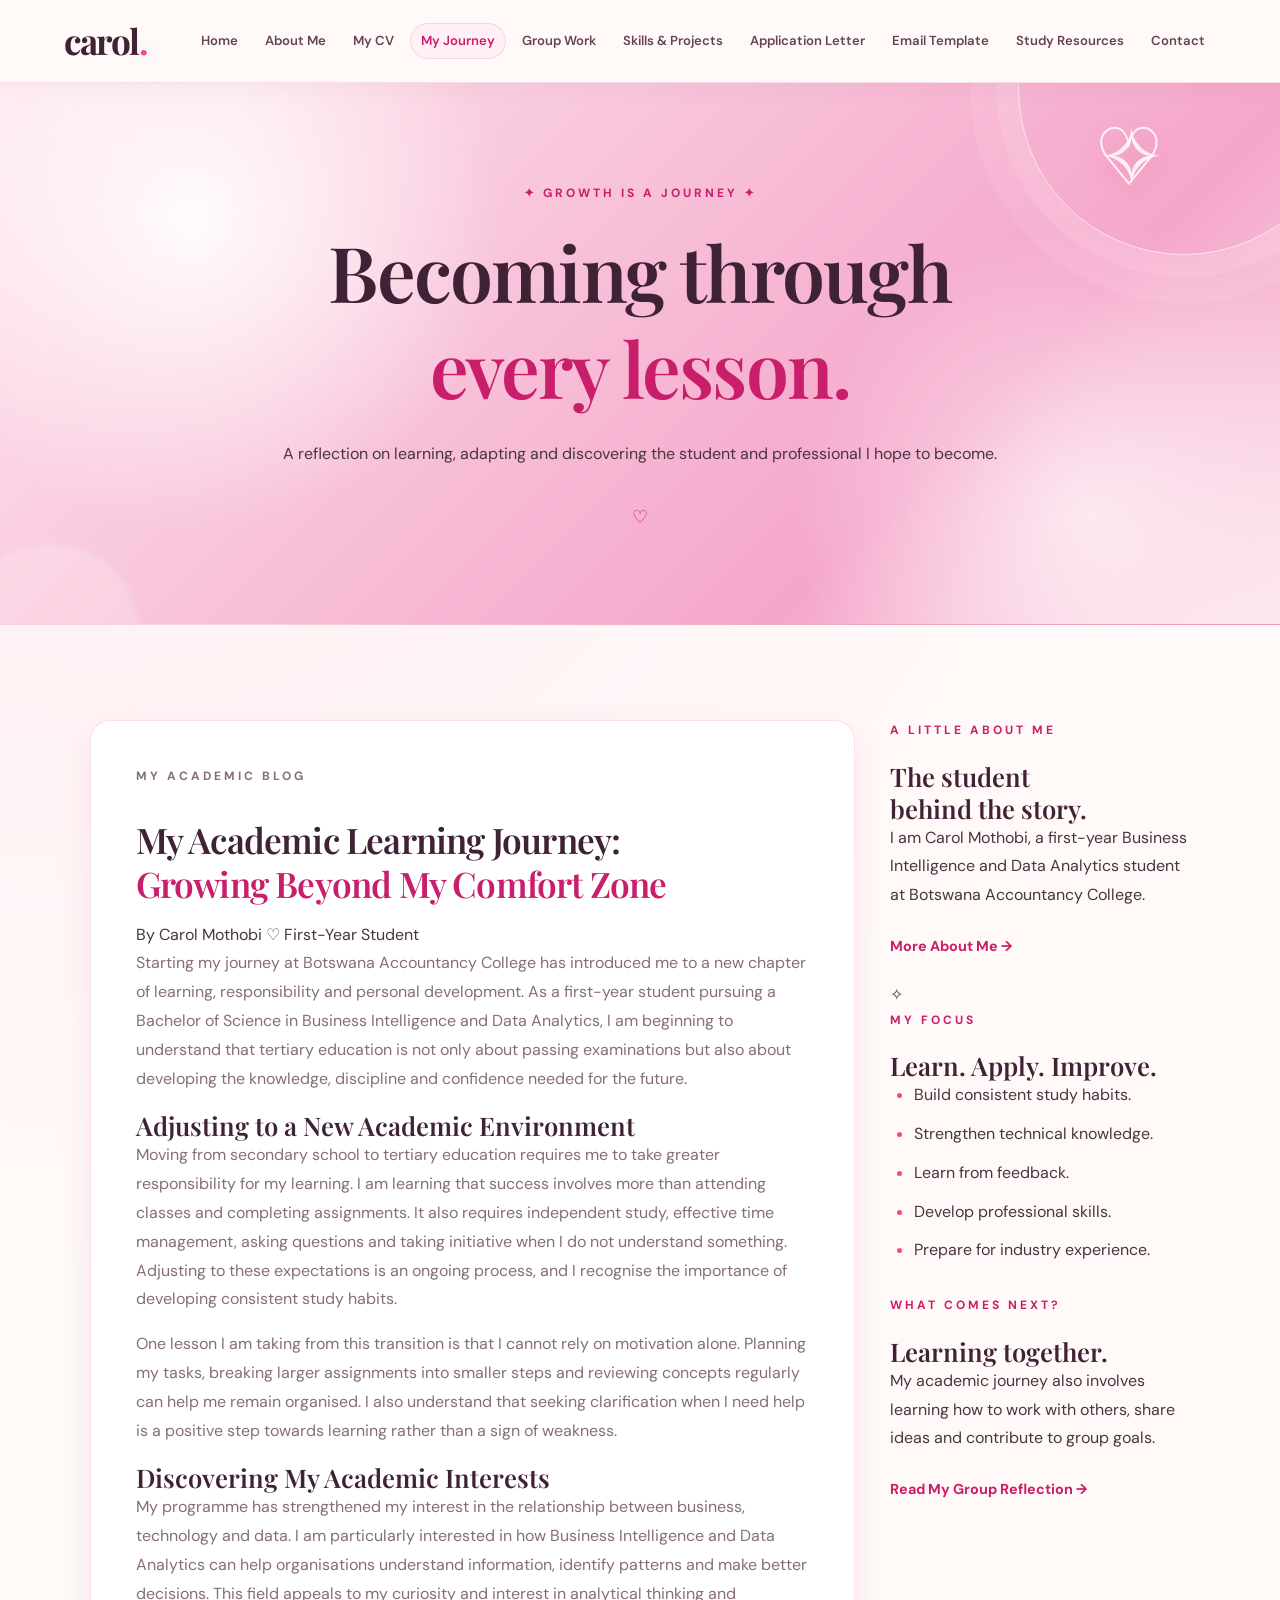
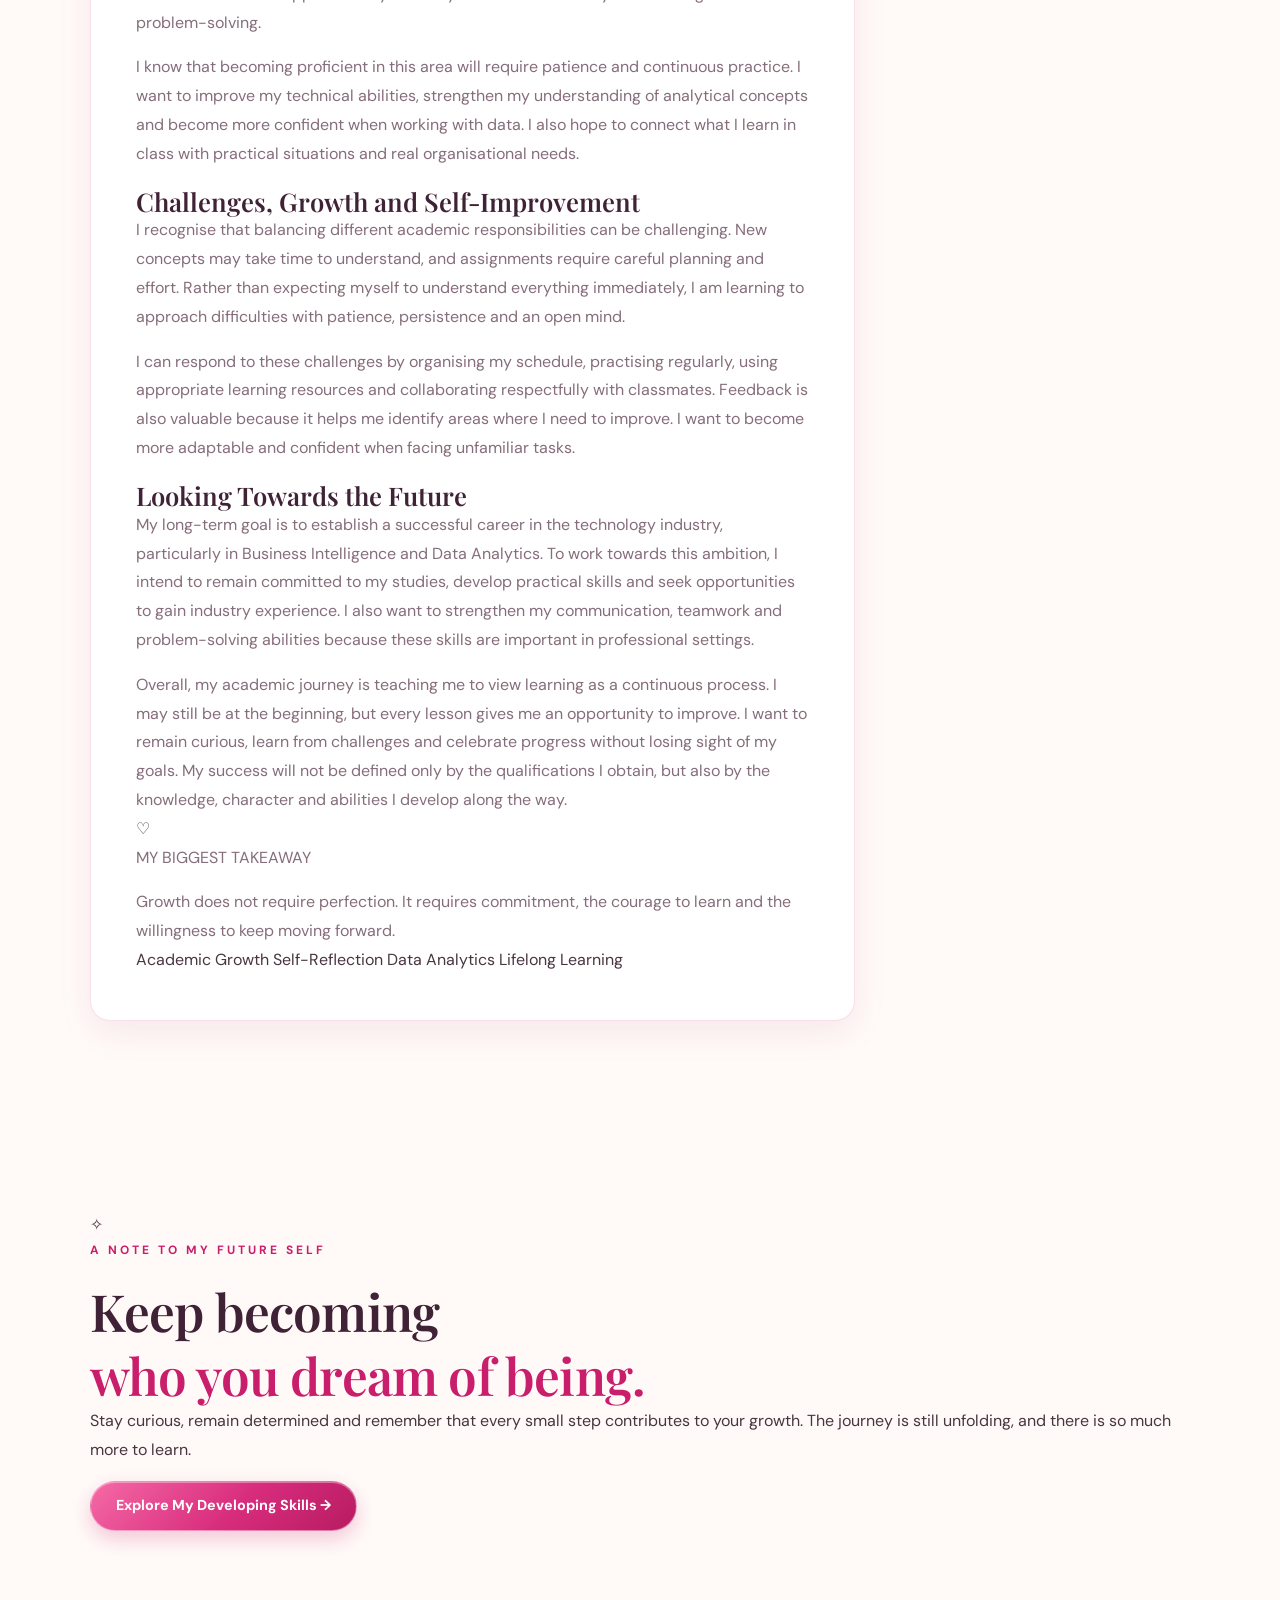
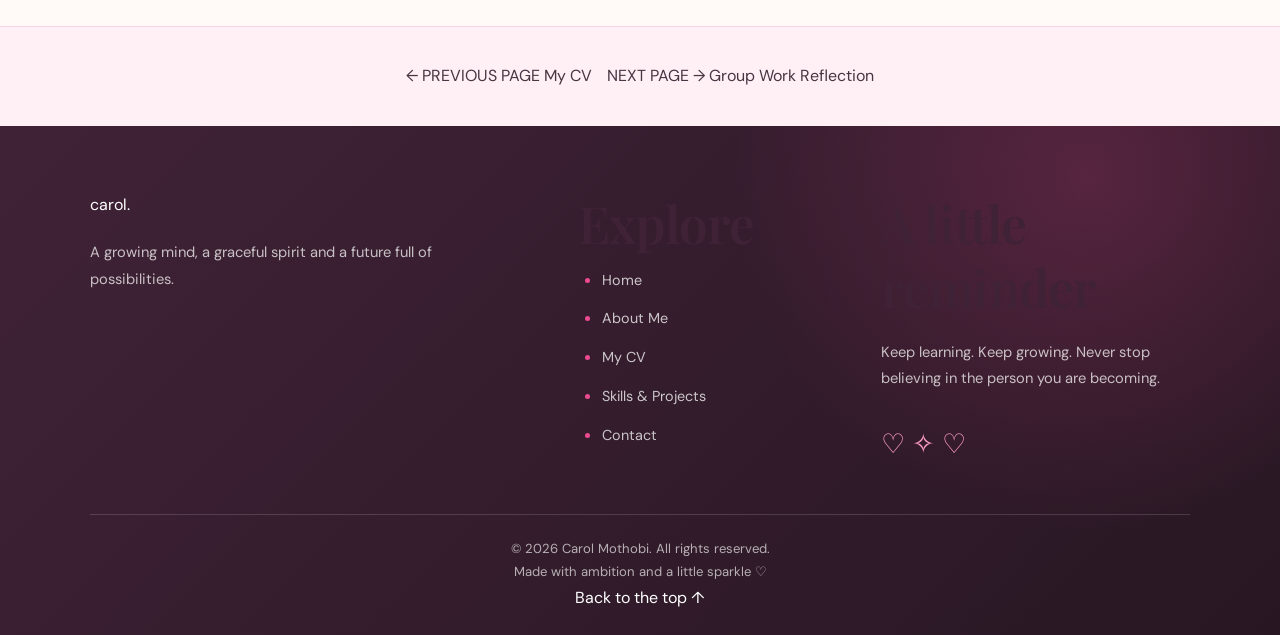
<file: reflection.html>
<!DOCTYPE html>
<html lang="en">
<head>
    <meta charset="UTF-8">
    <meta name="viewport" content="width=device-width, initial-scale=1.0">

    <meta name="description"
          content="Read Carol Mothobi's academic learning journey, reflecting on the transition to tertiary education, personal growth, challenges and future goals.">

    <meta name="author" content="Carol Mothobi">
    <meta name="theme-color" content="#ed4a91">

    <title>My Learning Journey | Carol Mothobi</title>

    <link rel="preconnect" href="https://fonts.googleapis.com">
    <link rel="preconnect" href="https://fonts.gstatic.com" crossorigin>
    <link href="https://fonts.googleapis.com/css2?family=DM+Sans:wght@400;500;600;700&family=Playfair+Display:wght@400;500;600;700&display=swap"
          rel="stylesheet">

    <link rel="stylesheet" href="style.css">
</head>

<body id="top">

    <!-- HEADER AND NAVIGATION -->
    <header class="site-header">
        <nav class="navbar" aria-label="Main navigation">

            <a href="index.html" class="logo" aria-label="Carol Mothobi home">
                carol<span>.</span>
            </a>

            <ul class="nav-links">
                <li><a href="index.html">Home</a></li>
                <li><a href="about.html">About Me</a></li>
                <li><a href="cv.html">My CV</a></li>
                <li><a href="reflection.html" aria-current="page">My Journey</a></li>
                <li><a href="group-reflection.html">Group Work</a></li>
                <li><a href="skills-projects.html">Skills &amp; Projects</a></li>
                <li><a href="application-letter.html">Application Letter</a></li>
                <li><a href="email-template.html">Email Template</a></li>
                <li><a href="study-resources.html">Study Resources</a></li>
                <li><a href="contact.html">Contact</a></li>
            </ul>

        </nav>
    </header>


    <main>

        <!-- PAGE HERO -->
        <section class="page-hero reflection-hero">

            <div class="hero-decoration hero-decoration-one"
                 aria-hidden="true">✧</div>

            <div class="hero-decoration hero-decoration-two"
                 aria-hidden="true">♡</div>

            <div class="page-hero-content">

                <p class="hero-eyebrow">
                    <span aria-hidden="true">✦</span>
                    GROWTH IS A JOURNEY
                    <span aria-hidden="true">✦</span>
                </p>

                <h1>
                    Becoming through<br>
                    <span>every lesson.</span>
                </h1>

                <p>
                    A reflection on learning, adapting and discovering
                    the student and professional I hope to become.
                </p>

                <div class="hero-divider" aria-hidden="true">
                    <span></span> ♡ <span></span>
                </div>

            </div>

        </section>


        <!-- BLOG INTRODUCTION -->
        <section class="reflection-section section-padding">

            <div class="blog-layout">

                <article class="blog-article">

                    <header class="blog-header">

                        <p class="section-eyebrow">MY ACADEMIC BLOG</p>

                        <h2>
                            My Academic Learning Journey:
                            <span>Growing Beyond My Comfort Zone</span>
                        </h2>

                        <div class="blog-meta">
                            <span>By Carol Mothobi</span>
                            <span aria-hidden="true">♡</span>
                            <span>First-Year Student</span>
                        </div>

                        <div class="blog-divider"></div>

                    </header>


                    <!-- REFLECTION BLOG: APPROXIMATELY 450 WORDS -->
                    <div class="blog-body">

                        <p class="blog-lead">
                            Starting my journey at Botswana Accountancy
                            College has introduced me to a new chapter
                            of learning, responsibility and personal
                            development. As a first-year student pursuing
                            a Bachelor of Science in Business Intelligence
                            and Data Analytics, I am beginning to
                            understand that tertiary education is not
                            only about passing examinations but also
                            about developing the knowledge, discipline
                            and confidence needed for the future.
                        </p>


                        <h3>Adjusting to a New Academic Environment</h3>

                        <p>
                            Moving from secondary school to tertiary
                            education requires me to take greater
                            responsibility for my learning. I am learning
                            that success involves more than attending
                            classes and completing assignments. It also
                            requires independent study, effective time
                            management, asking questions and taking
                            initiative when I do not understand something.
                            Adjusting to these expectations is an ongoing
                            process, and I recognise the importance of
                            developing consistent study habits.
                        </p>

                        <p>
                            One lesson I am taking from this transition
                            is that I cannot rely on motivation alone.
                            Planning my tasks, breaking larger assignments
                            into smaller steps and reviewing concepts
                            regularly can help me remain organised.
                            I also understand that seeking clarification
                            when I need help is a positive step towards
                            learning rather than a sign of weakness.
                        </p>


                        <h3>Discovering My Academic Interests</h3>

                        <p>
                            My programme has strengthened my interest
                            in the relationship between business,
                            technology and data. I am particularly
                            interested in how Business Intelligence
                            and Data Analytics can help organisations
                            understand information, identify patterns
                            and make better decisions. This field
                            appeals to my curiosity and interest in
                            analytical thinking and problem-solving.
                        </p>

                        <p>
                            I know that becoming proficient in this area
                            will require patience and continuous practice.
                            I want to improve my technical abilities,
                            strengthen my understanding of analytical
                            concepts and become more confident when
                            working with data. I also hope to connect
                            what I learn in class with practical
                            situations and real organisational needs.
                        </p>


                        <h3>Challenges, Growth and Self-Improvement</h3>

                        <p>
                            I recognise that balancing different
                            academic responsibilities can be challenging.
                            New concepts may take time to understand,
                            and assignments require careful planning
                            and effort. Rather than expecting myself
                            to understand everything immediately,
                            I am learning to approach difficulties
                            with patience, persistence and an open mind.
                        </p>

                        <p>
                            I can respond to these challenges by
                            organising my schedule, practising regularly,
                            using appropriate learning resources and
                            collaborating respectfully with classmates.
                            Feedback is also valuable because it helps
                            me identify areas where I need to improve.
                            I want to become more adaptable and confident
                            when facing unfamiliar tasks.
                        </p>


                        <h3>Looking Towards the Future</h3>

                        <p>
                            My long-term goal is to establish a successful
                            career in the technology industry, particularly
                            in Business Intelligence and Data Analytics.
                            To work towards this ambition, I intend to
                            remain committed to my studies, develop
                            practical skills and seek opportunities
                            to gain industry experience. I also want
                            to strengthen my communication, teamwork
                            and problem-solving abilities because these
                            skills are important in professional settings.
                        </p>

                        <p>
                            Overall, my academic journey is teaching me
                            to view learning as a continuous process.
                            I may still be at the beginning, but every
                            lesson gives me an opportunity to improve.
                            I want to remain curious, learn from
                            challenges and celebrate progress without
                            losing sight of my goals. My success will
                            not be defined only by the qualifications
                            I obtain, but also by the knowledge,
                            character and abilities I develop along
                            the way.
                        </p>

                    </div>


                    <!-- KEY LESSON -->
                    <div class="blog-takeaway">

                        <span class="takeaway-icon"
                              aria-hidden="true">♡</span>

                        <div>

                            <p class="takeaway-label">MY BIGGEST TAKEAWAY</p>

                            <p>
                                Growth does not require perfection.
                                It requires commitment, the courage
                                to learn and the willingness to keep
                                moving forward.
                            </p>

                        </div>

                    </div>


                    <!-- BLOG TAGS -->
                    <div class="blog-tags">

                        <span>Academic Growth</span>
                        <span>Self-Reflection</span>
                        <span>Data Analytics</span>
                        <span>Lifelong Learning</span>

                    </div>

                </article>


                <!-- SIDEBAR -->
                <aside class="blog-sidebar">

                    <section class="blog-sidebar-card">

                        <p class="section-eyebrow">A LITTLE ABOUT ME</p>

                        <h3>The student behind the story.</h3>

                        <p>
                            I am Carol Mothobi, a first-year Business
                            Intelligence and Data Analytics student
                            at Botswana Accountancy College.
                        </p>

                        <a href="about.html" class="text-link">
                            More About Me →
                        </a>

                    </section>


                    <section class="blog-sidebar-card blog-highlight-card">

                        <span class="sidebar-sparkle"
                              aria-hidden="true">✧</span>

                        <p class="section-eyebrow">MY FOCUS</p>

                        <h3>Learn. Apply. Improve.</h3>

                        <ul class="reflection-focus-list">
                            <li>Build consistent study habits.</li>
                            <li>Strengthen technical knowledge.</li>
                            <li>Learn from feedback.</li>
                            <li>Develop professional skills.</li>
                            <li>Prepare for industry experience.</li>
                        </ul>

                    </section>


                    <section class="blog-sidebar-card">

                        <p class="section-eyebrow">WHAT COMES NEXT?</p>

                        <h3>Learning together.</h3>

                        <p>
                            My academic journey also involves learning
                            how to work with others, share ideas and
                            contribute to group goals.
                        </p>

                        <a href="group-reflection.html" class="text-link">
                            Read My Group Reflection →
                        </a>

                    </section>

                </aside>

            </div>

        </section>


        <!-- CLOSING SECTION -->
        <section class="reflection-closing section-padding">

            <div class="reflection-closing-card">

                <div class="closing-decoration"
                     aria-hidden="true">✧</div>

                <p class="section-eyebrow">A NOTE TO MY FUTURE SELF</p>

                <h2>
                    Keep becoming<br>
                    <span>who you dream of being.</span>
                </h2>

                <p>
                    Stay curious, remain determined and remember that
                    every small step contributes to your growth.
                    The journey is still unfolding, and there is
                    so much more to learn.
                </p>

                <a href="skills-projects.html"
                   class="button button-primary">
                    Explore My Developing Skills →
                </a>

            </div>

        </section>


        <!-- PAGE NAVIGATION -->
        <section class="page-navigation section-padding">

            <a href="cv.html" class="page-nav-link">
                <span class="page-nav-direction">← PREVIOUS PAGE</span>
                <span class="page-nav-title">My CV</span>
            </a>

            <a href="group-reflection.html"
               class="page-nav-link page-nav-next">
                <span class="page-nav-direction">NEXT PAGE →</span>
                <span class="page-nav-title">Group Work Reflection</span>
            </a>

        </section>

    </main>


    <!-- FOOTER -->
    <footer class="site-footer">

        <div class="footer-main">

            <div class="footer-brand">

                <a href="index.html" class="footer-logo">
                    carol<span>.</span>
                </a>

                <p>
                    A growing mind, a graceful spirit and a future
                    full of possibilities.
                </p>

            </div>


            <div class="footer-navigation">

                <h2>Explore</h2>

                <ul>
                    <li><a href="index.html">Home</a></li>
                    <li><a href="about.html">About Me</a></li>
                    <li><a href="cv.html">My CV</a></li>
                    <li><a href="skills-projects.html">Skills &amp; Projects</a></li>
                    <li><a href="contact.html">Contact</a></li>
                </ul>

            </div>


            <div class="footer-message">

                <h2>A little reminder</h2>

                <p>
                    Keep learning. Keep growing. Never stop believing
                    in the person you are becoming.
                </p>

                <span aria-hidden="true">♡ ✧ ♡</span>

            </div>

        </div>


        <div class="footer-bottom">

            <p>
                &copy; 2026 Carol Mothobi. All rights reserved.
            </p>

            <p>
                Made with ambition and a little sparkle
                <span aria-hidden="true">♡</span>
            </p>

            <a href="#top">Back to the top ↑</a>

        </div>

    </footer>

</body>
</html>
</file>
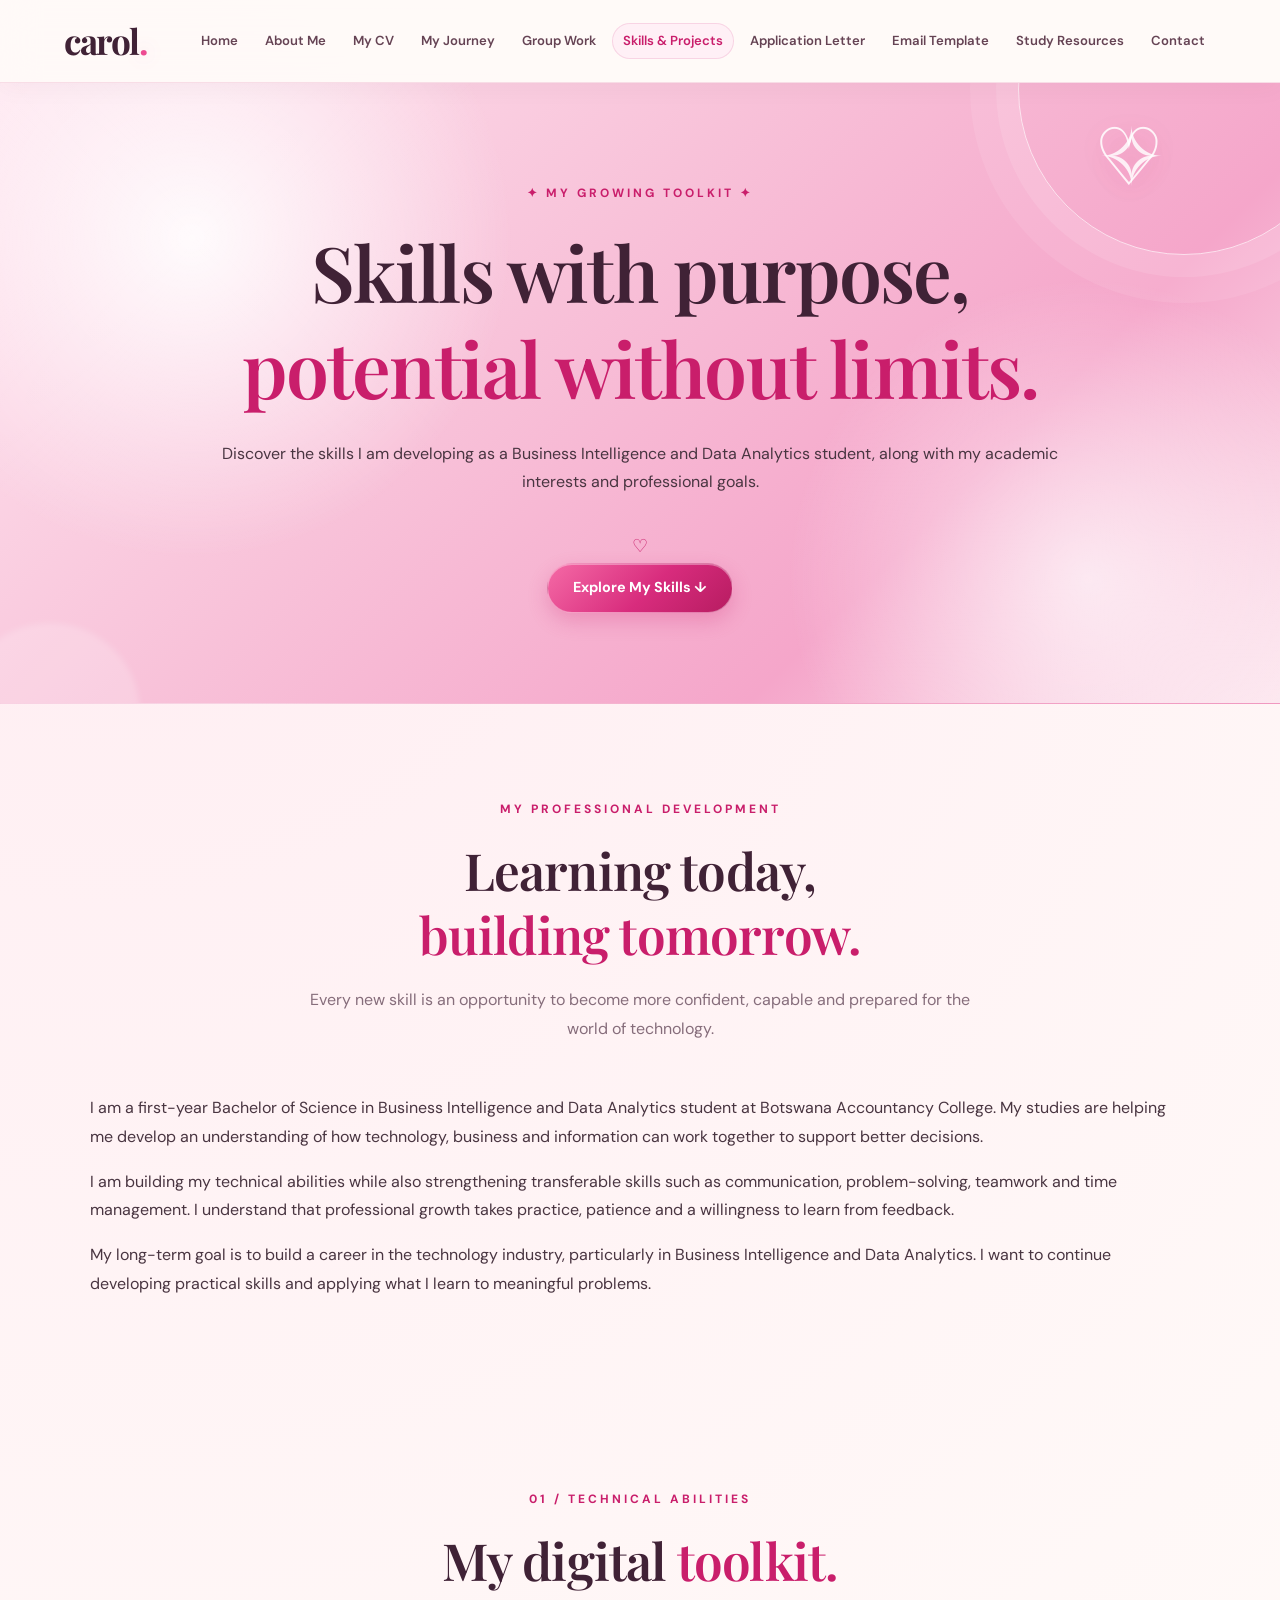
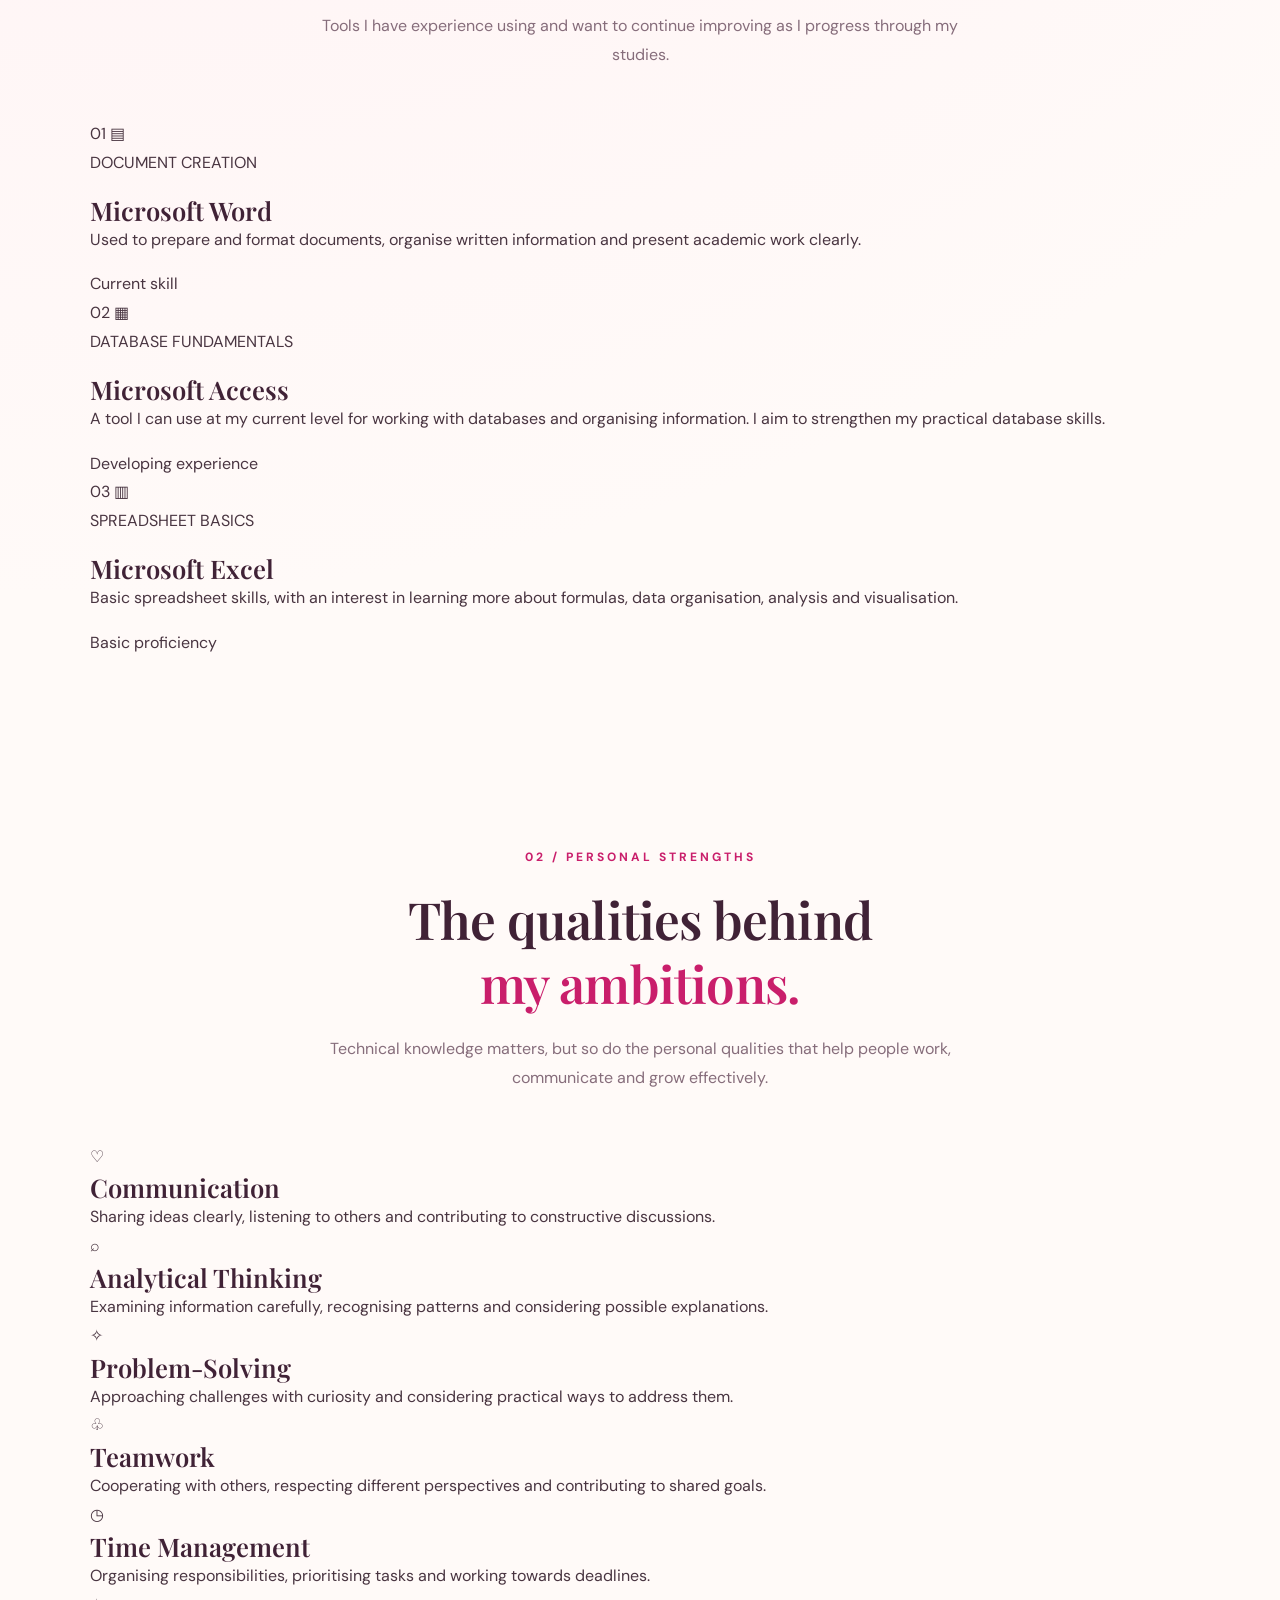
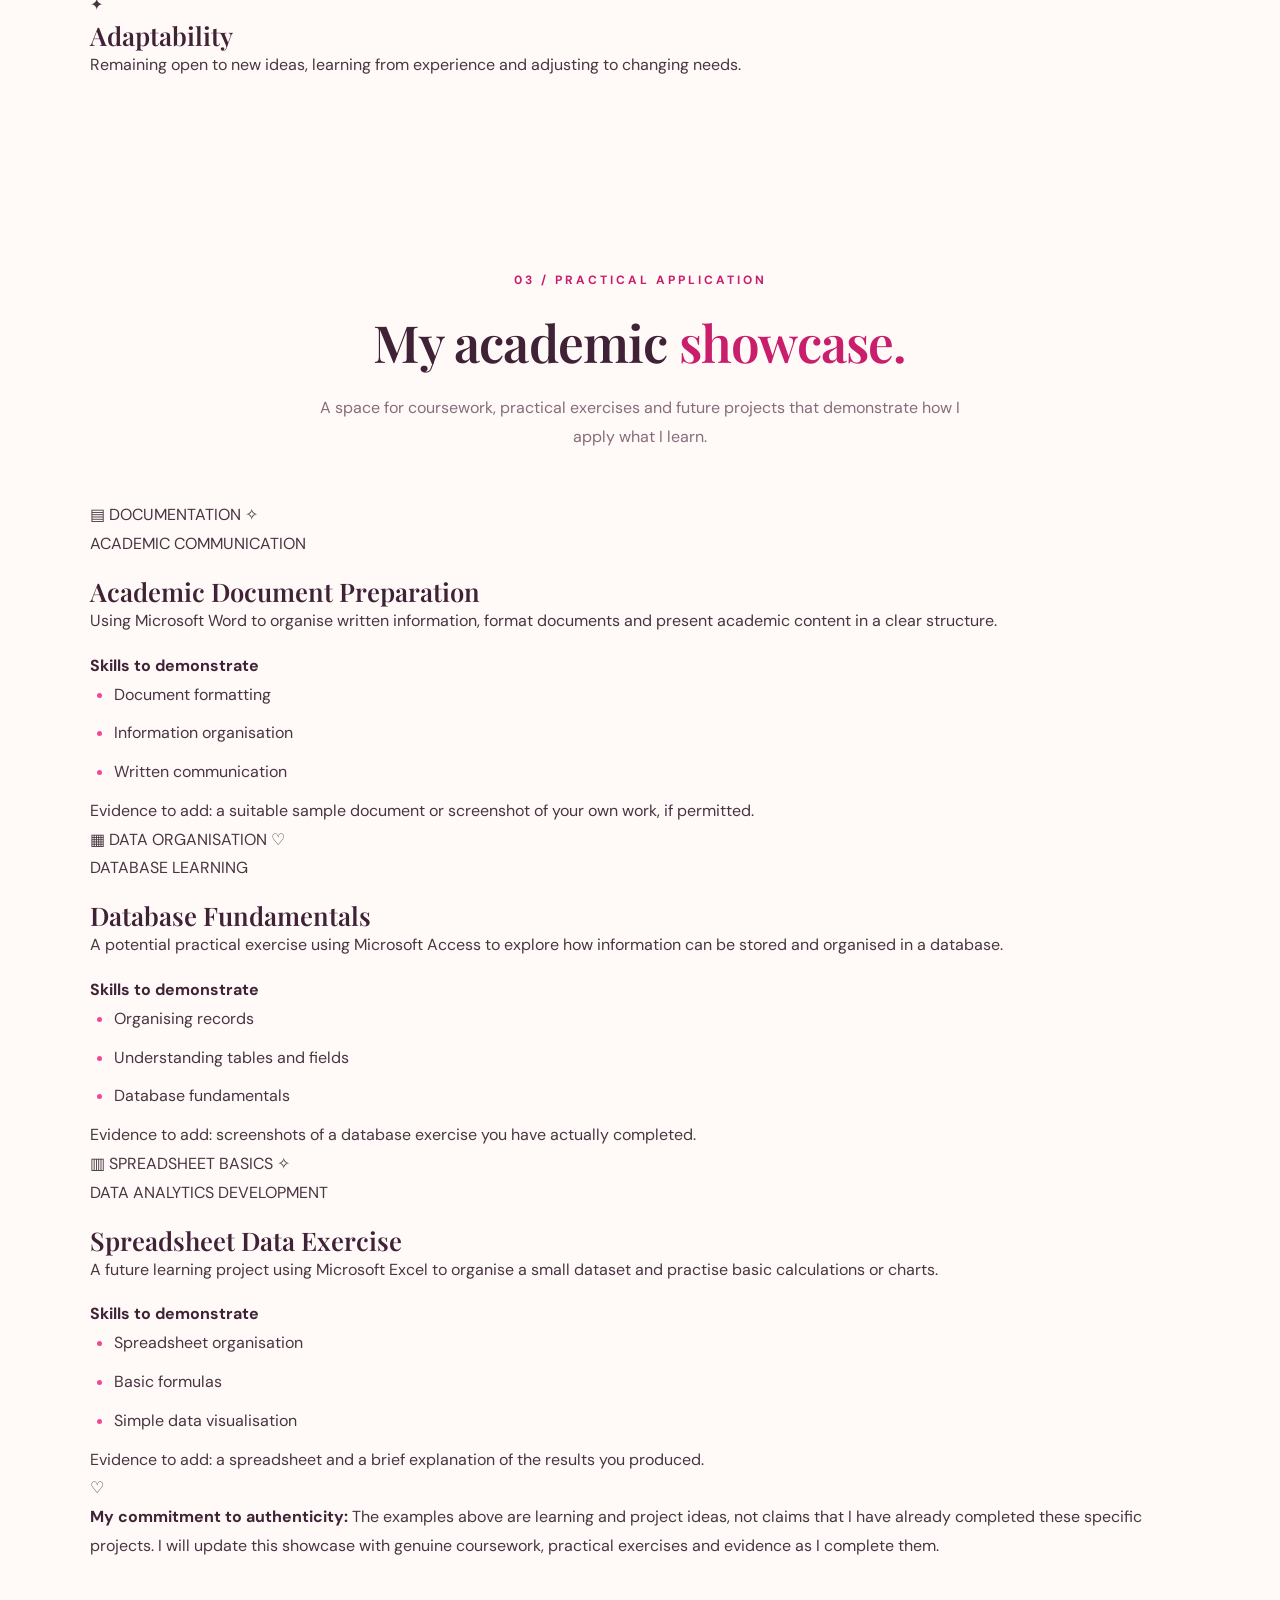
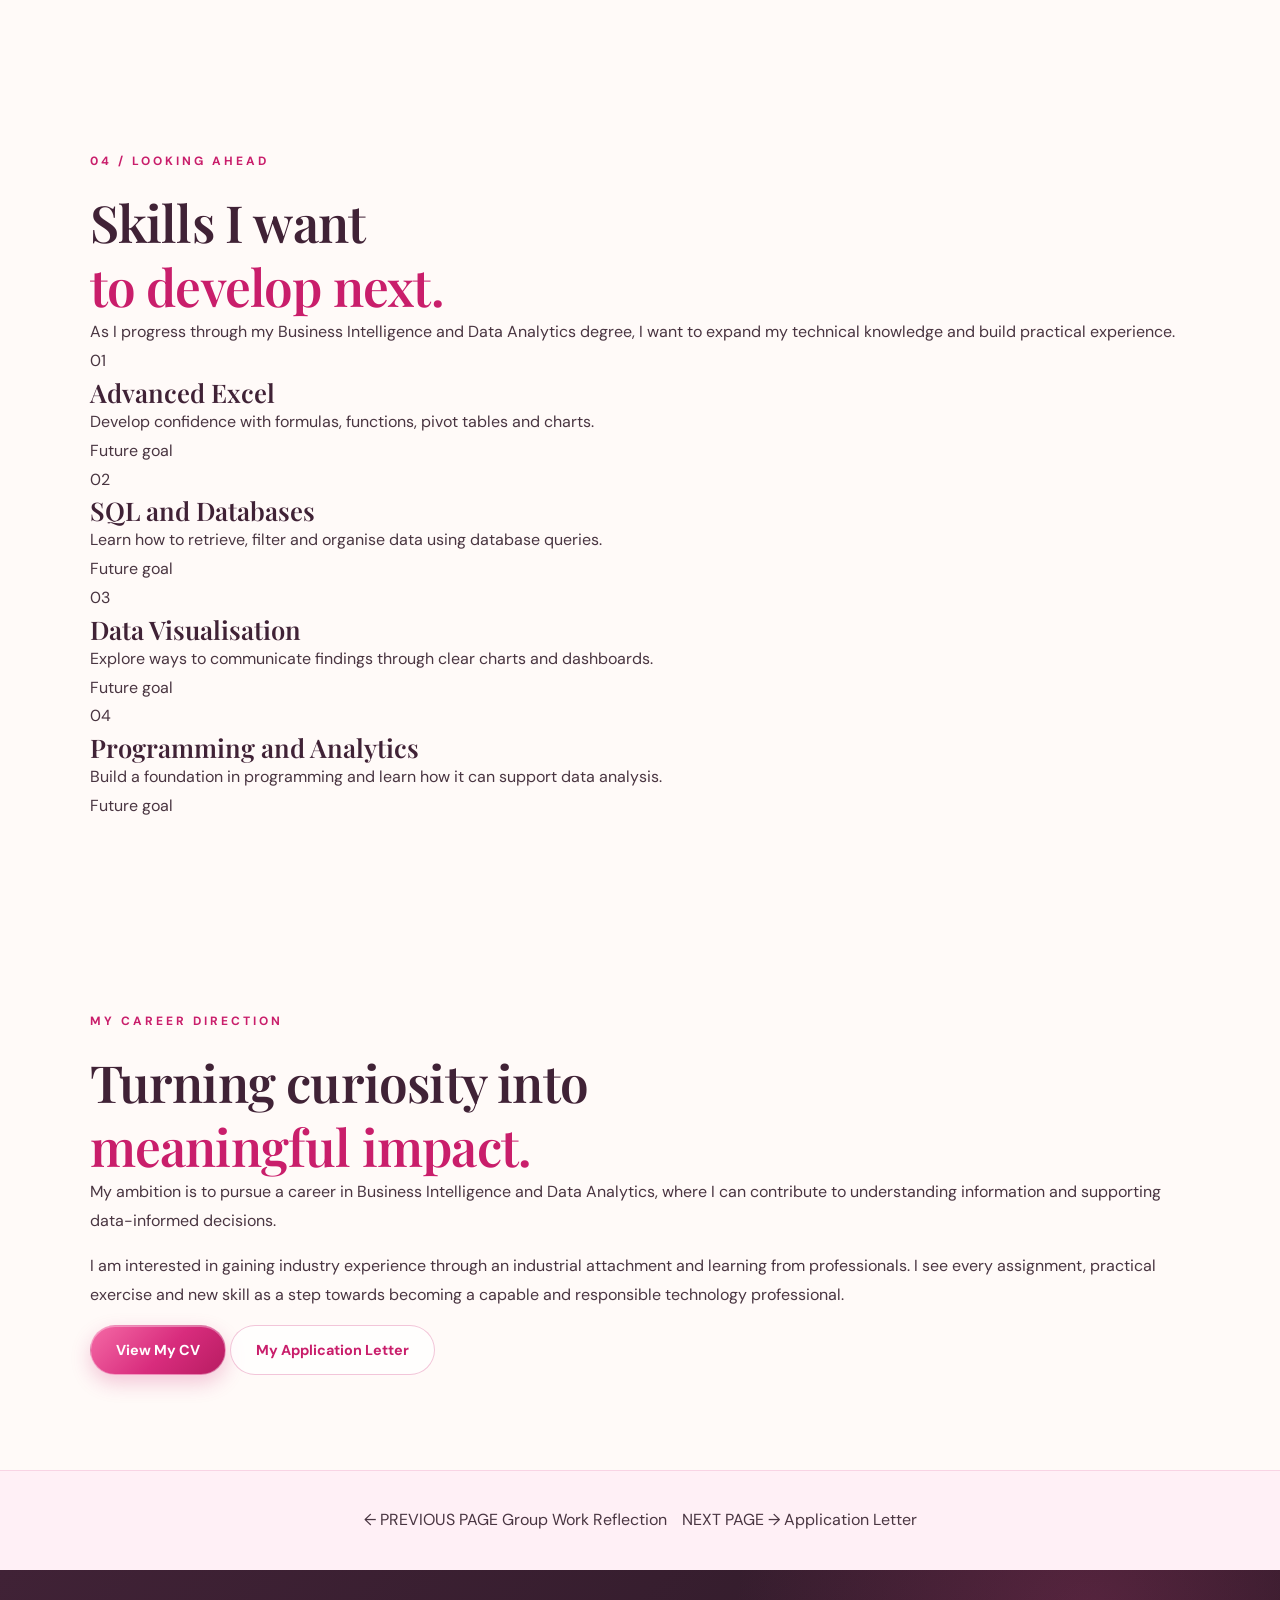
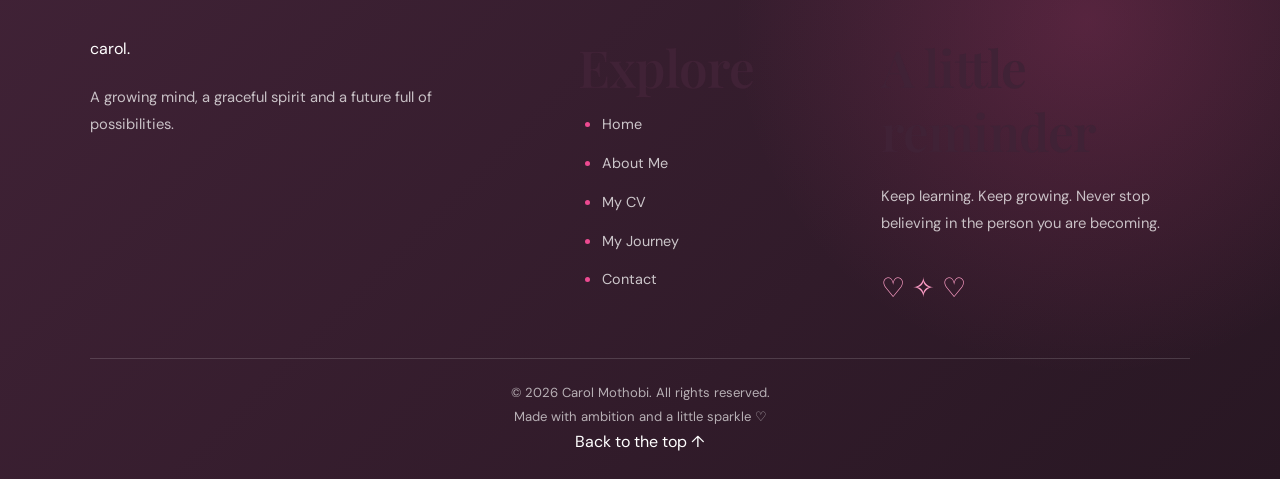
<file: skills-project.html>
<!DOCTYPE html>
<html lang="en">

<head>
    <meta charset="UTF-8">
    <meta name="viewport" content="width=device-width, initial-scale=1.0">

    <meta name="description"
          content="Explore Carol Mothobi's technical skills, transferable skills, academic work and developing abilities in Business Intelligence and Data Analytics.">

    <meta name="author" content="Carol Mothobi">
    <meta name="theme-color" content="#ed4a91">

    <title>Skills &amp; Projects | Carol Mothobi</title>

    <link rel="preconnect" href="https://fonts.googleapis.com">
    <link rel="preconnect" href="https://fonts.gstatic.com" crossorigin>

    <link href="https://fonts.googleapis.com/css2?family=DM+Sans:wght@400;500;600;700&family=Playfair+Display:wght@400;500;600;700&display=swap"
          rel="stylesheet">

    <link rel="stylesheet" href="style.css">
</head>

<body id="top">

    <!-- HEADER AND NAVIGATION -->
    <header class="site-header">

        <nav class="navbar" aria-label="Main navigation">

            <a href="index.html" class="logo" aria-label="Carol Mothobi home">
                carol<span>.</span>
            </a>

            <ul class="nav-links">
                <li><a href="index.html">Home</a></li>
                <li><a href="about.html">About Me</a></li>
                <li><a href="cv.html">My CV</a></li>
                <li><a href="reflection.html">My Journey</a></li>
                <li><a href="group-reflection.html">Group Work</a></li>
                <li><a href="skills-projects.html" aria-current="page">Skills &amp; Projects</a></li>
                <li><a href="application-letter.html">Application Letter</a></li>
                <li><a href="email-template.html">Email Template</a></li>
                <li><a href="study-resources.html">Study Resources</a></li>
                <li><a href="contact.html">Contact</a></li>
            </ul>

        </nav>

    </header>


    <main>

        <!-- PAGE HERO -->
        <section class="page-hero skills-hero">

            <div class="hero-decoration hero-decoration-one"
                 aria-hidden="true">✧</div>

            <div class="hero-decoration hero-decoration-two"
                 aria-hidden="true">♡</div>

            <div class="page-hero-content">

                <p class="hero-eyebrow">
                    <span aria-hidden="true">✦</span>
                    MY GROWING TOOLKIT
                    <span aria-hidden="true">✦</span>
                </p>

                <h1>
                    Skills with purpose,<br>
                    <span>potential without limits.</span>
                </h1>

                <p>
                    Discover the skills I am developing as a Business
                    Intelligence and Data Analytics student, along
                    with my academic interests and professional goals.
                </p>

                <div class="hero-divider" aria-hidden="true">
                    <span></span> ♡ <span></span>
                </div>

                <a href="#technical-skills" class="button button-primary">
                    Explore My Skills ↓
                </a>

            </div>

        </section>


        <!-- INTRODUCTION -->
        <section class="skills-introduction section-padding">

            <div class="section-heading">

                <p class="section-eyebrow">MY PROFESSIONAL DEVELOPMENT</p>

                <h2>
                    Learning today,<br>
                    <span>building tomorrow.</span>
                </h2>

                <p class="section-description">
                    Every new skill is an opportunity to become
                    more confident, capable and prepared for the
                    world of technology.
                </p>

            </div>

            <div class="skills-intro-content">

                <p>
                    I am a first-year Bachelor of Science in Business
                    Intelligence and Data Analytics student at Botswana
                    Accountancy College. My studies are helping me
                    develop an understanding of how technology, business
                    and information can work together to support
                    better decisions.
                </p>

                <p>
                    I am building my technical abilities while also
                    strengthening transferable skills such as
                    communication, problem-solving, teamwork and
                    time management. I understand that professional
                    growth takes practice, patience and a willingness
                    to learn from feedback.
                </p>

                <p>
                    My long-term goal is to build a career in the
                    technology industry, particularly in Business
                    Intelligence and Data Analytics. I want to continue
                    developing practical skills and applying what I
                    learn to meaningful problems.
                </p>

            </div>

        </section>


        <!-- TECHNICAL SKILLS -->
        <section class="technical-skills-section section-padding"
                 id="technical-skills">

            <div class="section-heading">

                <p class="section-eyebrow">01 / TECHNICAL ABILITIES</p>

                <h2>
                    My digital <span>toolkit.</span>
                </h2>

                <p class="section-description">
                    Tools I have experience using and want to continue
                    improving as I progress through my studies.
                </p>

            </div>


            <div class="technical-skills-grid">

                <article class="technical-skill-card">

                    <div class="skill-card-top">
                        <span class="skill-card-number">01</span>
                        <span class="skill-card-icon" aria-hidden="true">▤</span>
                    </div>

                    <p class="skill-category">DOCUMENT CREATION</p>

                    <h3>Microsoft Word</h3>

                    <p>
                        Used to prepare and format documents, organise
                        written information and present academic work
                        clearly.
                    </p>

                    <div class="skill-status">
                        <span class="status-dot" aria-hidden="true"></span>
                        Current skill
                    </div>

                </article>


                <article class="technical-skill-card">

                    <div class="skill-card-top">
                        <span class="skill-card-number">02</span>
                        <span class="skill-card-icon" aria-hidden="true">▦</span>
                    </div>

                    <p class="skill-category">DATABASE FUNDAMENTALS</p>

                    <h3>Microsoft Access</h3>

                    <p>
                        A tool I can use at my current level for working
                        with databases and organising information.
                        I aim to strengthen my practical database skills.
                    </p>

                    <div class="skill-status">
                        <span class="status-dot" aria-hidden="true"></span>
                        Developing experience
                    </div>

                </article>


                <article class="technical-skill-card">

                    <div class="skill-card-top">
                        <span class="skill-card-number">03</span>
                        <span class="skill-card-icon" aria-hidden="true">▥</span>
                    </div>

                    <p class="skill-category">SPREADSHEET BASICS</p>

                    <h3>Microsoft Excel</h3>

                    <p>
                        Basic spreadsheet skills, with an interest
                        in learning more about formulas, data
                        organisation, analysis and visualisation.
                    </p>

                    <div class="skill-status">
                        <span class="status-dot" aria-hidden="true"></span>
                        Basic proficiency
                    </div>

                </article>

            </div>

        </section>


        <!-- TRANSFERABLE SKILLS -->
        <section class="transferable-skills-section section-padding">

            <div class="section-heading">

                <p class="section-eyebrow">02 / PERSONAL STRENGTHS</p>

                <h2>
                    The qualities behind<br>
                    <span>my ambitions.</span>
                </h2>

                <p class="section-description">
                    Technical knowledge matters, but so do the
                    personal qualities that help people work,
                    communicate and grow effectively.
                </p>

            </div>


            <div class="transferable-skills-grid">

                <article class="transferable-skill-card">

                    <span class="transferable-skill-icon"
                          aria-hidden="true">♡</span>

                    <h3>Communication</h3>

                    <p>
                        Sharing ideas clearly, listening to others
                        and contributing to constructive discussions.
                    </p>

                </article>


                <article class="transferable-skill-card">

                    <span class="transferable-skill-icon"
                          aria-hidden="true">⌕</span>

                    <h3>Analytical Thinking</h3>

                    <p>
                        Examining information carefully, recognising
                        patterns and considering possible explanations.
                    </p>

                </article>


                <article class="transferable-skill-card">

                    <span class="transferable-skill-icon"
                          aria-hidden="true">✧</span>

                    <h3>Problem-Solving</h3>

                    <p>
                        Approaching challenges with curiosity and
                        considering practical ways to address them.
                    </p>

                </article>


                <article class="transferable-skill-card">

                    <span class="transferable-skill-icon"
                          aria-hidden="true">♧</span>

                    <h3>Teamwork</h3>

                    <p>
                        Cooperating with others, respecting different
                        perspectives and contributing to shared goals.
                    </p>

                </article>


                <article class="transferable-skill-card">

                    <span class="transferable-skill-icon"
                          aria-hidden="true">◷</span>

                    <h3>Time Management</h3>

                    <p>
                        Organising responsibilities, prioritising tasks
                        and working towards deadlines.
                    </p>

                </article>


                <article class="transferable-skill-card">

                    <span class="transferable-skill-icon"
                          aria-hidden="true">✦</span>

                    <h3>Adaptability</h3>

                    <p>
                        Remaining open to new ideas, learning from
                        experience and adjusting to changing needs.
                    </p>

                </article>

            </div>

        </section>


        <!-- ACADEMIC PROJECTS -->
        <section class="projects-section section-padding"
                 id="academic-projects">

            <div class="section-heading">

                <p class="section-eyebrow">03 / PRACTICAL APPLICATION</p>

                <h2>
                    My academic <span>showcase.</span>
                </h2>

                <p class="section-description">
                    A space for coursework, practical exercises and
                    future projects that demonstrate how I apply
                    what I learn.
                </p>

            </div>


            <div class="projects-grid">

                <!-- PROJECT 1 -->
                <article class="project-card">

                    <div class="project-visual project-visual-one"
                         aria-hidden="true">

                        <span class="project-visual-icon">▤</span>

                        <span class="project-visual-label">
                            DOCUMENTATION
                        </span>

                        <span class="project-visual-decoration">✧</span>

                    </div>

                    <div class="project-card-content">

                        <p class="project-category">
                            ACADEMIC COMMUNICATION
                        </p>

                        <h3>Academic Document Preparation</h3>

                        <p>
                            Using Microsoft Word to organise written
                            information, format documents and present
                            academic content in a clear structure.
                        </p>

                        <div class="project-learning">

                            <strong>Skills to demonstrate</strong>

                            <ul>
                                <li>Document formatting</li>
                                <li>Information organisation</li>
                                <li>Written communication</li>
                            </ul>

                        </div>

                        <p class="project-evidence-note">
                            Evidence to add: a suitable sample document
                            or screenshot of your own work, if permitted.
                        </p>

                    </div>

                </article>


                <!-- PROJECT 2 -->
                <article class="project-card">

                    <div class="project-visual project-visual-two"
                         aria-hidden="true">

                        <span class="project-visual-icon">▦</span>

                        <span class="project-visual-label">
                            DATA ORGANISATION
                        </span>

                        <span class="project-visual-decoration">♡</span>

                    </div>

                    <div class="project-card-content">

                        <p class="project-category">
                            DATABASE LEARNING
                        </p>

                        <h3>Database Fundamentals</h3>

                        <p>
                            A potential practical exercise using
                            Microsoft Access to explore how information
                            can be stored and organised in a database.
                        </p>

                        <div class="project-learning">

                            <strong>Skills to demonstrate</strong>

                            <ul>
                                <li>Organising records</li>
                                <li>Understanding tables and fields</li>
                                <li>Database fundamentals</li>
                            </ul>

                        </div>

                        <p class="project-evidence-note">
                            Evidence to add: screenshots of a database
                            exercise you have actually completed.
                        </p>

                    </div>

                </article>


                <!-- PROJECT 3 -->
                <article class="project-card">

                    <div class="project-visual project-visual-three"
                         aria-hidden="true">

                        <span class="project-visual-icon">▥</span>

                        <span class="project-visual-label">
                            SPREADSHEET BASICS
                        </span>

                        <span class="project-visual-decoration">✧</span>

                    </div>

                    <div class="project-card-content">

                        <p class="project-category">
                            DATA ANALYTICS DEVELOPMENT
                        </p>

                        <h3>Spreadsheet Data Exercise</h3>

                        <p>
                            A future learning project using Microsoft
                            Excel to organise a small dataset and
                            practise basic calculations or charts.
                        </p>

                        <div class="project-learning">

                            <strong>Skills to demonstrate</strong>

                            <ul>
                                <li>Spreadsheet organisation</li>
                                <li>Basic formulas</li>
                                <li>Simple data visualisation</li>
                            </ul>

                        </div>

                        <p class="project-evidence-note">
                            Evidence to add: a spreadsheet and a brief
                            explanation of the results you produced.
                        </p>

                    </div>

                </article>

            </div>


            <div class="projects-disclaimer">

                <span aria-hidden="true">♡</span>

                <p>
                    <strong>My commitment to authenticity:</strong>
                    The examples above are learning and project ideas,
                    not claims that I have already completed these
                    specific projects. I will update this showcase
                    with genuine coursework, practical exercises
                    and evidence as I complete them.
                </p>

            </div>

        </section>


        <!-- PROFESSIONAL DEVELOPMENT -->
        <section class="development-section section-padding">

            <div class="development-content">

                <div class="development-heading">

                    <p class="section-eyebrow">
                        04 / LOOKING AHEAD
                    </p>

                    <h2>
                        Skills I want<br>
                        <span>to develop next.</span>
                    </h2>

                    <p>
                        As I progress through my Business Intelligence
                        and Data Analytics degree, I want to expand
                        my technical knowledge and build practical
                        experience.
                    </p>

                </div>


                <div class="development-list">

                    <article class="development-item">

                        <span class="development-number">01</span>

                        <div>
                            <h3>Advanced Excel</h3>

                            <p>
                                Develop confidence with formulas,
                                functions, pivot tables and charts.
                            </p>
                        </div>

                        <span class="development-status">
                            Future goal
                        </span>

                    </article>


                    <article class="development-item">

                        <span class="development-number">02</span>

                        <div>
                            <h3>SQL and Databases</h3>

                            <p>
                                Learn how to retrieve, filter and
                                organise data using database queries.
                            </p>
                        </div>

                        <span class="development-status">
                            Future goal
                        </span>

                    </article>


                    <article class="development-item">

                        <span class="development-number">03</span>

                        <div>
                            <h3>Data Visualisation</h3>

                            <p>
                                Explore ways to communicate findings
                                through clear charts and dashboards.
                            </p>
                        </div>

                        <span class="development-status">
                            Future goal
                        </span>

                    </article>


                    <article class="development-item">

                        <span class="development-number">04</span>

                        <div>
                            <h3>Programming and Analytics</h3>

                            <p>
                                Build a foundation in programming
                                and learn how it can support
                                data analysis.
                            </p>
                        </div>

                        <span class="development-status">
                            Future goal
                        </span>

                    </article>

                </div>

            </div>

        </section>


        <!-- CAREER CONNECTION -->
        <section class="career-connection-section section-padding">

            <div class="career-connection-card">

                <p class="section-eyebrow">
                    MY CAREER DIRECTION
                </p>

                <h2>
                    Turning curiosity into<br>
                    <span>meaningful impact.</span>
                </h2>

                <p>
                    My ambition is to pursue a career in Business
                    Intelligence and Data Analytics, where I can
                    contribute to understanding information and
                    supporting data-informed decisions.
                </p>

                <p>
                    I am interested in gaining industry experience
                    through an industrial attachment and learning
                    from professionals. I see every assignment,
                    practical exercise and new skill as a step
                    towards becoming a capable and responsible
                    technology professional.
                </p>

                <div class="career-connection-actions">

                    <a href="cv.html" class="button button-primary">
                        View My CV
                    </a>

                    <a href="application-letter.html"
                       class="button button-outline">
                        My Application Letter
                    </a>

                </div>

            </div>

        </section>


        <!-- PAGE NAVIGATION -->
        <section class="page-navigation section-padding">

            <a href="group-reflection.html" class="page-nav-link">

                <span class="page-nav-direction">
                    ← PREVIOUS PAGE
                </span>

                <span class="page-nav-title">
                    Group Work Reflection
                </span>

            </a>


            <a href="application-letter.html"
               class="page-nav-link page-nav-next">

                <span class="page-nav-direction">
                    NEXT PAGE →
                </span>

                <span class="page-nav-title">
                    Application Letter
                </span>

            </a>

        </section>

    </main>


    <!-- FOOTER -->
    <footer class="site-footer">

        <div class="footer-main">

            <div class="footer-brand">

                <a href="index.html" class="footer-logo">
                    carol<span>.</span>
                </a>

                <p>
                    A growing mind, a graceful spirit and a future
                    full of possibilities.
                </p>

            </div>


            <div class="footer-navigation">

                <h2>Explore</h2>

                <ul>
                    <li><a href="index.html">Home</a></li>
                    <li><a href="about.html">About Me</a></li>
                    <li><a href="cv.html">My CV</a></li>
                    <li><a href="reflection.html">My Journey</a></li>
                    <li><a href="contact.html">Contact</a></li>
                </ul>

            </div>


            <div class="footer-message">

                <h2>A little reminder</h2>

                <p>
                    Keep learning. Keep growing. Never stop believing
                    in the person you are becoming.
                </p>

                <span aria-hidden="true">♡ ✧ ♡</span>

            </div>

        </div>


        <div class="footer-bottom">

            <p>
                &copy; 2026 Carol Mothobi. All rights reserved.
            </p>

            <p>
                Made with ambition and a little sparkle
                <span aria-hidden="true">♡</span>
            </p>

            <a href="#top">Back to the top ↑</a>

        </div>

    </footer>

</body>
</html>
</file>
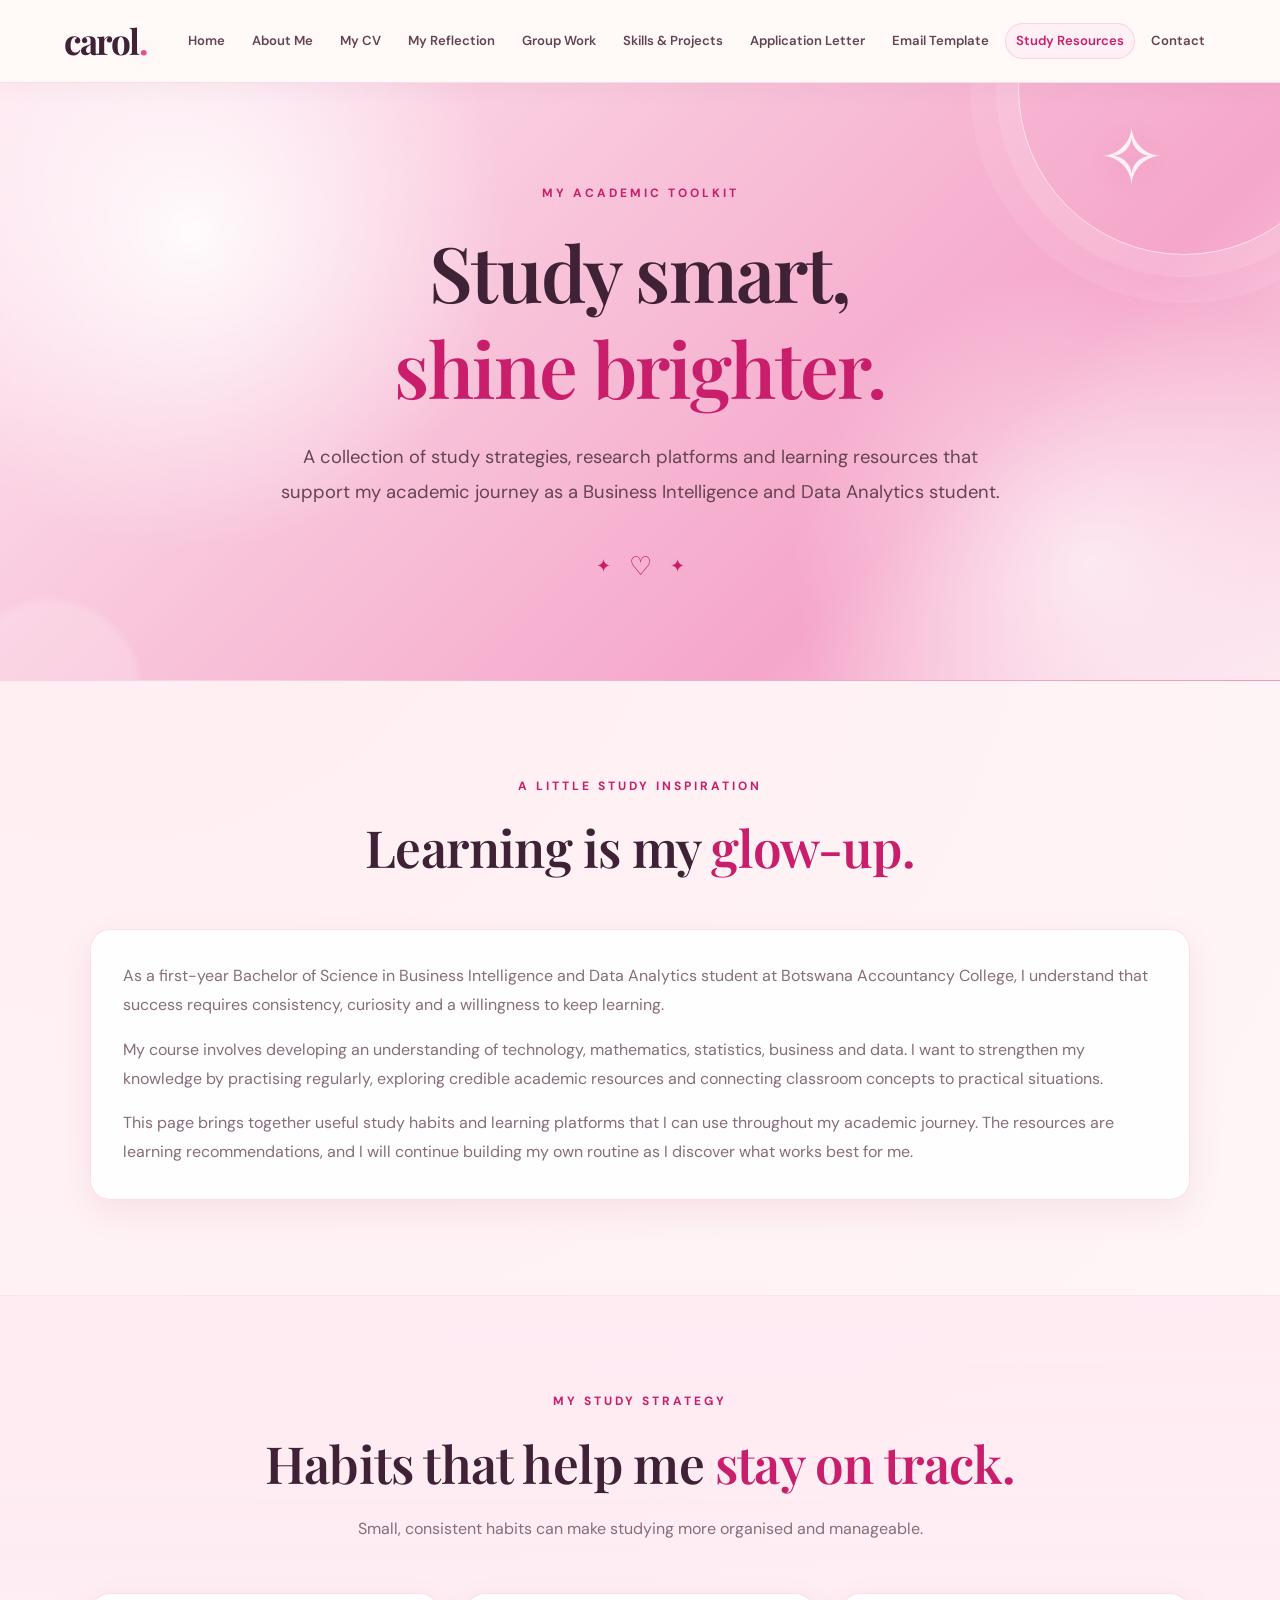
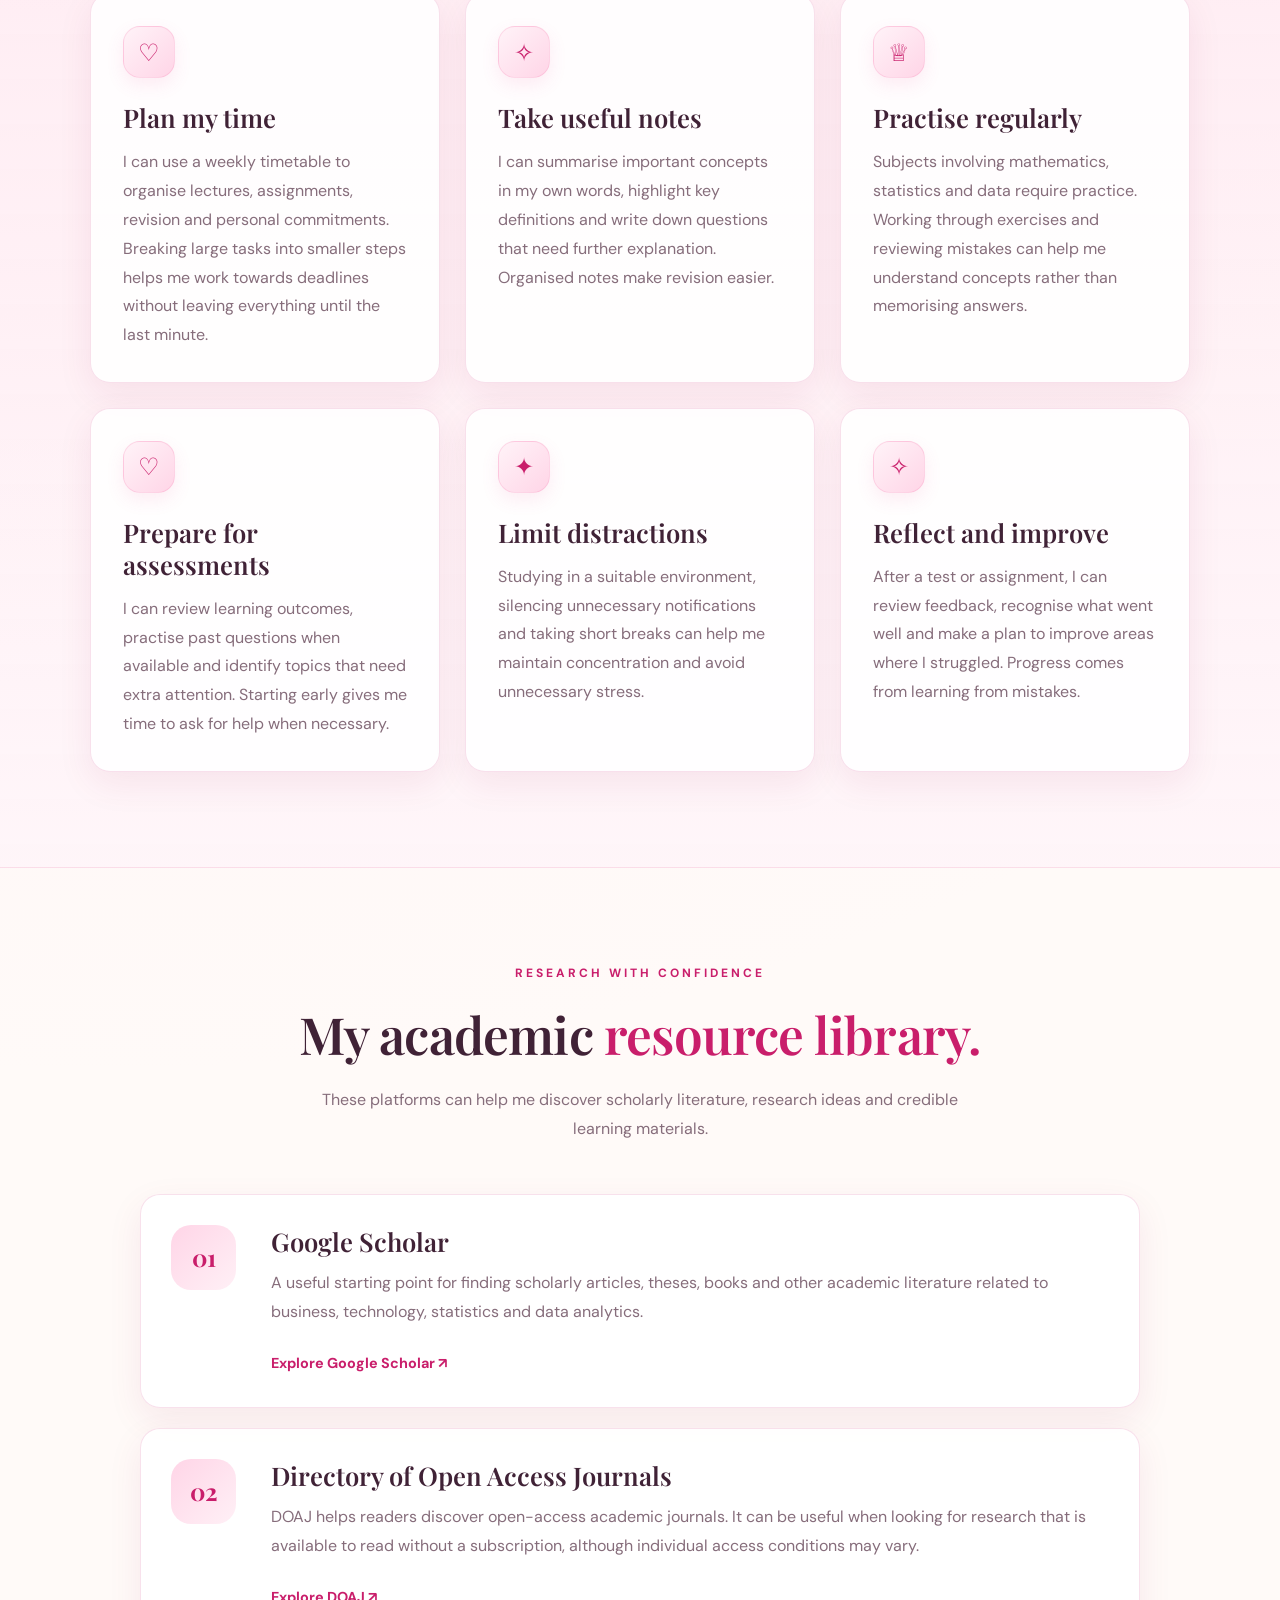
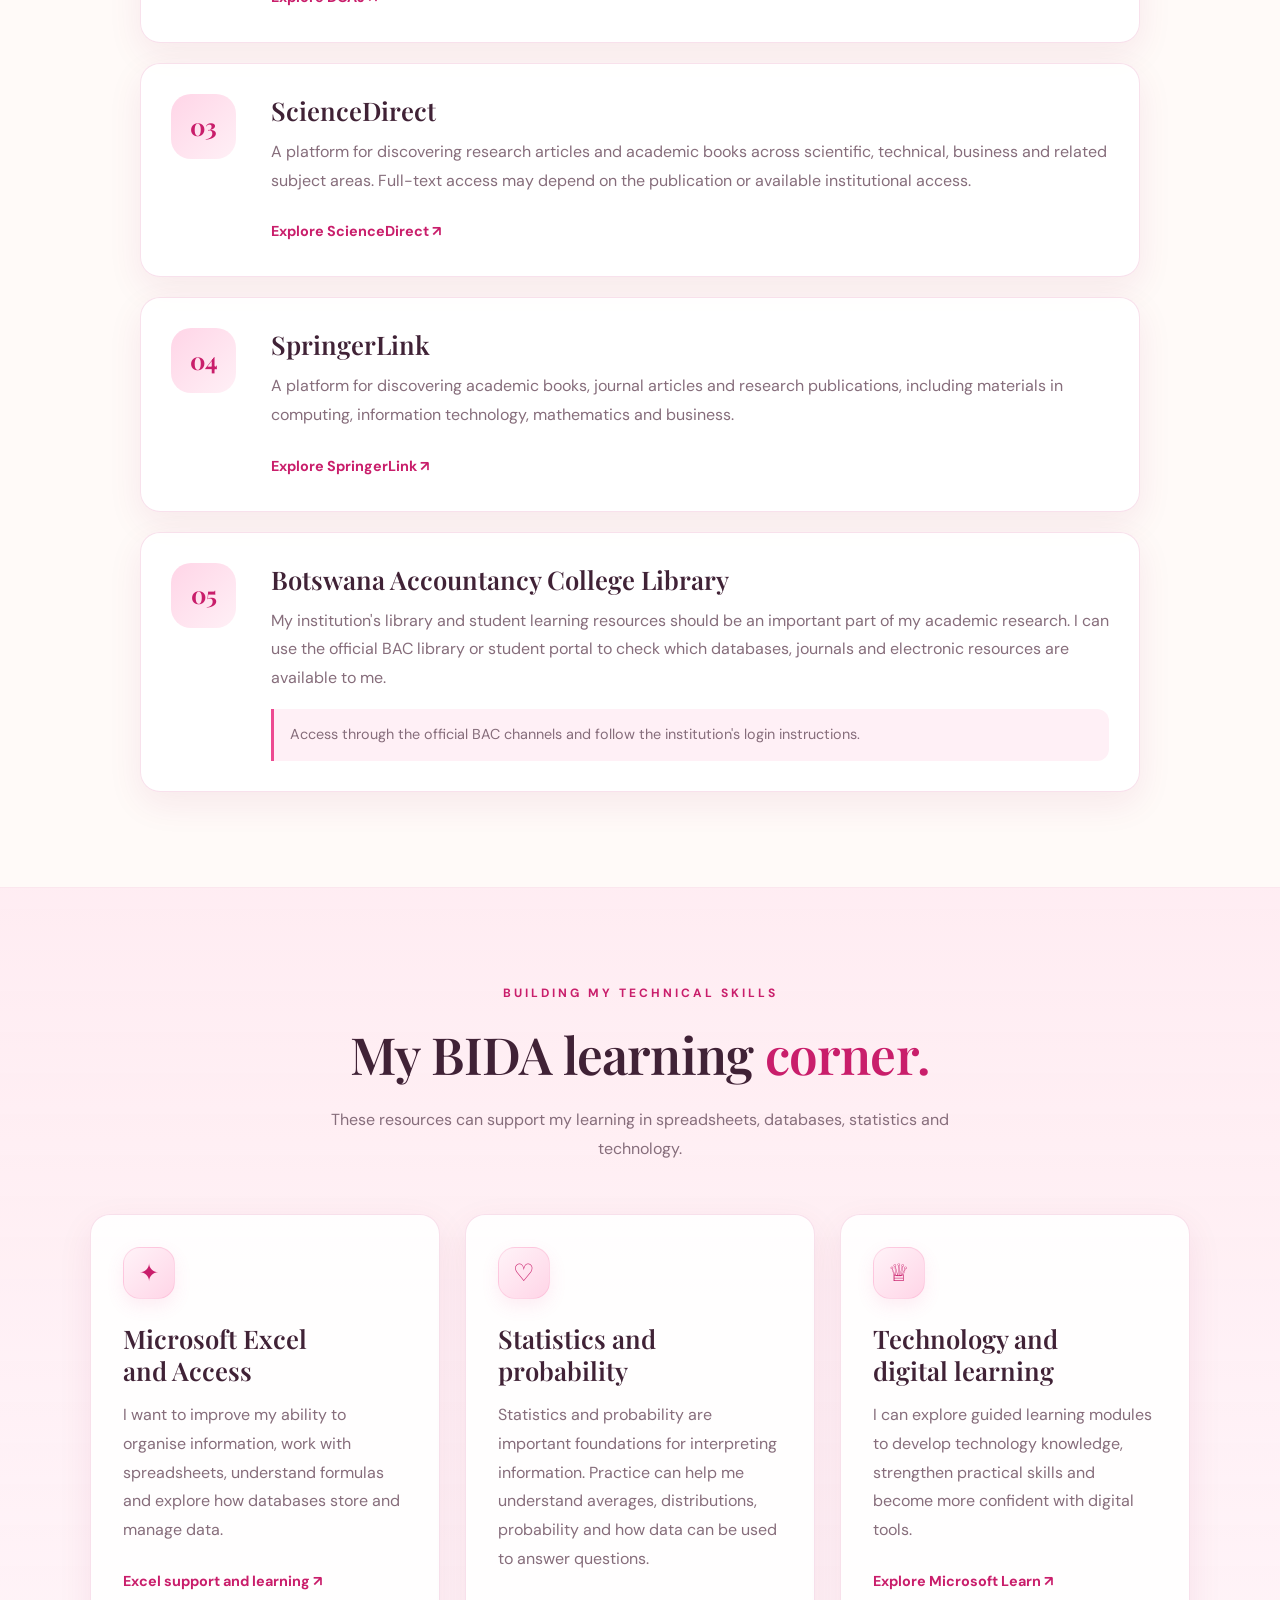
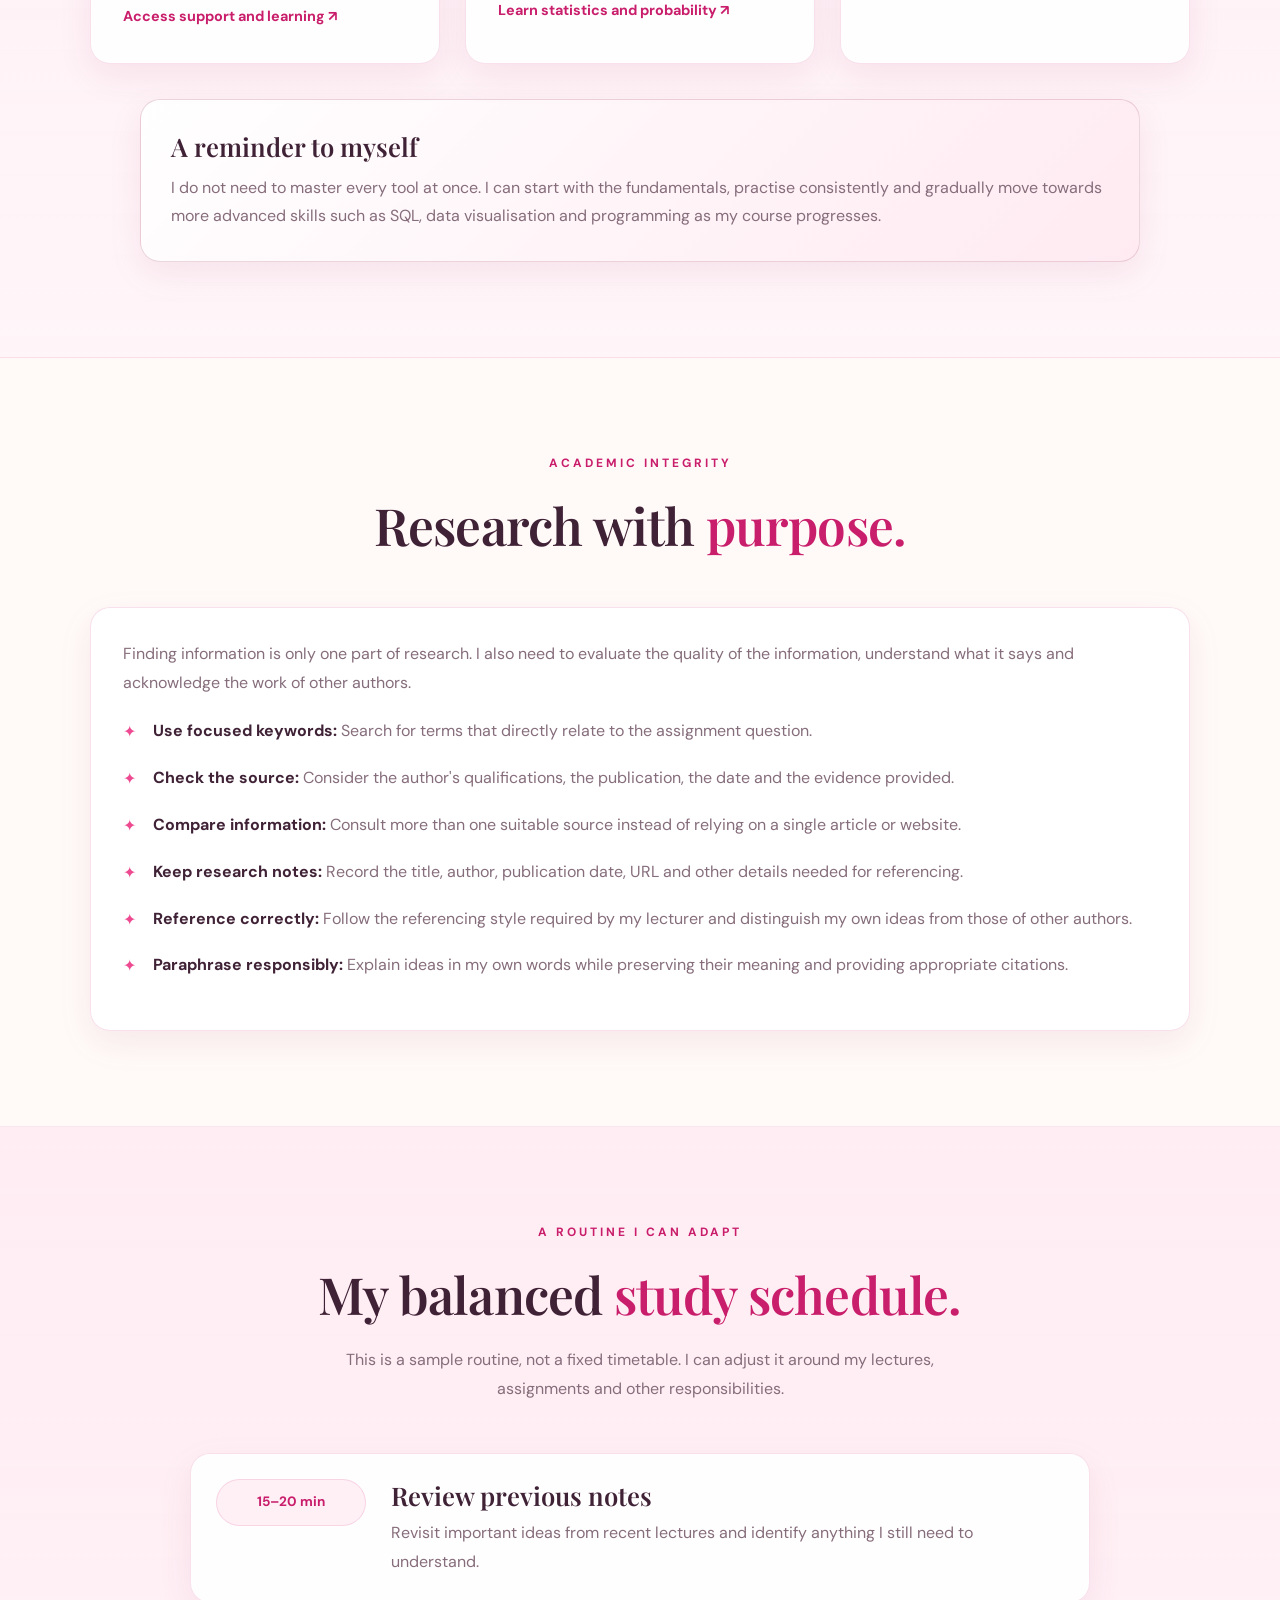
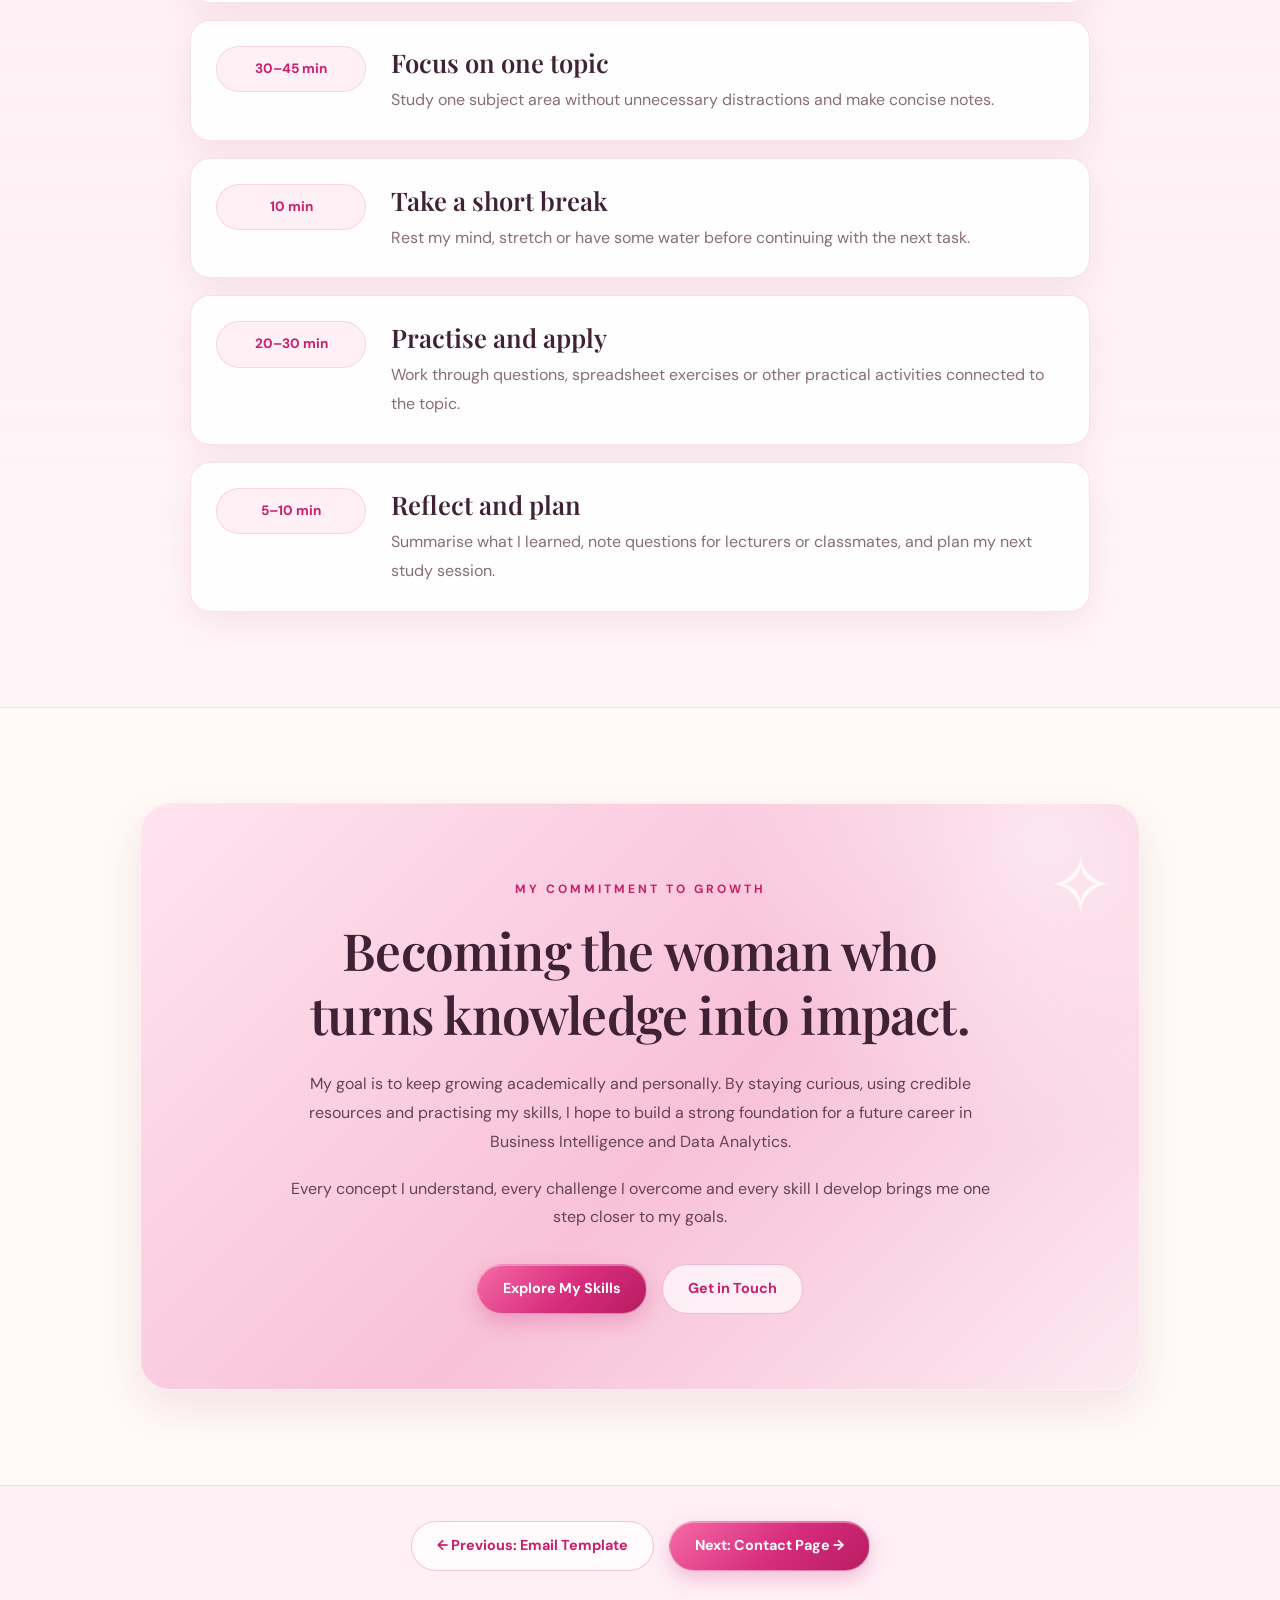
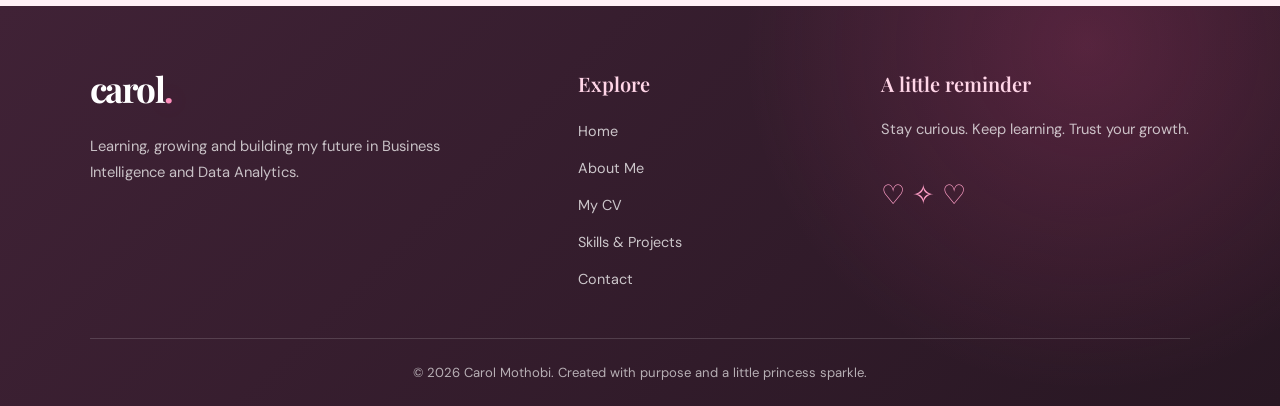
<file: study-resources.html>
<!DOCTYPE html>
<html lang="en">

<head>
    <meta charset="UTF-8">
    <meta name="viewport" content="width=device-width, initial-scale=1.0">

    <meta name="description"
          content="Carol Mothobi's study resources, academic research links, study tips and learning strategies for Business Intelligence and Data Analytics.">

    <meta name="author" content="Carol Mothobi">
    <meta name="theme-color" content="#ed4a91">

    <title>Study Resources | Carol Mothobi</title>

    <link rel="preconnect" href="https://fonts.googleapis.com">
    <link rel="preconnect" href="https://fonts.gstatic.com" crossorigin>

    <link href="https://fonts.googleapis.com/css2?family=DM+Sans:wght@400;500;600;700&family=Playfair+Display:wght@500;600;700&display=swap"
          rel="stylesheet">

    <link rel="stylesheet" href="style.css">
</head>

<body>

    <!-- ================= HEADER AND NAVIGATION ================= -->

    <header class="site-header">
        <nav class="navbar" aria-label="Main navigation">

            <a href="index.html" class="logo">
                carol<span>.</span>
            </a>

            <ul class="nav-links">
                <li><a href="index.html">Home</a></li>
                <li><a href="about.html">About Me</a></li>
                <li><a href="cv.html">My CV</a></li>
                <li><a href="reflection.html">My Reflection</a></li>
                <li><a href="group-reflection.html">Group Work</a></li>
                <li><a href="skills-projects.html">Skills &amp; Projects</a></li>
                <li><a href="application-letter.html">Application Letter</a></li>
                <li><a href="email-template.html">Email Template</a></li>
                <li><a href="study-resources.html" aria-current="page">Study Resources</a></li>
                <li><a href="contact.html">Contact</a></li>
            </ul>

        </nav>
    </header>


    <main>

        <!-- ================= PAGE HERO ================= -->

        <section class="page-hero">
            <div class="page-hero-content">

                <p class="hero-eyebrow">
                    MY ACADEMIC TOOLKIT
                </p>

                <h1>
                    Study smart, <span>shine brighter.</span>
                </h1>

                <p class="hero-description">
                    A collection of study strategies, research platforms and
                    learning resources that support my academic journey as a
                    Business Intelligence and Data Analytics student.
                </p>

                <div class="hero-divider">
                    <span>✦</span>
                    <span>♡</span>
                    <span>✦</span>
                </div>

            </div>

            <div class="hero-decoration" aria-hidden="true">
                ✧
            </div>
        </section>


        <!-- ================= INTRODUCTION ================= -->

        <section class="section-padding">

            <div class="section-heading">
                <p class="section-eyebrow">A LITTLE STUDY INSPIRATION</p>

                <h2>
                    Learning is my <span>glow-up.</span>
                </h2>
            </div>

            <div class="content-card">
                <p>
                    As a first-year Bachelor of Science in Business Intelligence
                    and Data Analytics student at Botswana Accountancy College,
                    I understand that success requires consistency, curiosity
                    and a willingness to keep learning.
                </p>

                <p>
                    My course involves developing an understanding of
                    technology, mathematics, statistics, business and data.
                    I want to strengthen my knowledge by practising regularly,
                    exploring credible academic resources and connecting
                    classroom concepts to practical situations.
                </p>

                <p>
                    This page brings together useful study habits and learning
                    platforms that I can use throughout my academic journey.
                    The resources are learning recommendations, and I will
                    continue building my own routine as I discover what works
                    best for me.
                </p>
            </div>

        </section>


        <!-- ================= STUDY TIPS ================= -->

        <section class="section-padding alternate-section">

            <div class="section-heading">
                <p class="section-eyebrow">MY STUDY STRATEGY</p>

                <h2>
                    Habits that help me <span>stay on track.</span>
                </h2>

                <p>
                    Small, consistent habits can make studying more organised
                    and manageable.
                </p>
            </div>

            <div class="card-grid">

                <article class="content-card">
                    <span class="card-icon" aria-hidden="true">♡</span>

                    <h3>Plan my time</h3>

                    <p>
                        I can use a weekly timetable to organise lectures,
                        assignments, revision and personal commitments.
                        Breaking large tasks into smaller steps helps me
                        work towards deadlines without leaving everything
                        until the last minute.
                    </p>
                </article>

                <article class="content-card">
                    <span class="card-icon" aria-hidden="true">✧</span>

                    <h3>Take useful notes</h3>

                    <p>
                        I can summarise important concepts in my own words,
                        highlight key definitions and write down questions
                        that need further explanation. Organised notes make
                        revision easier.
                    </p>
                </article>

                <article class="content-card">
                    <span class="card-icon" aria-hidden="true">♕</span>

                    <h3>Practise regularly</h3>

                    <p>
                        Subjects involving mathematics, statistics and data
                        require practice. Working through exercises and
                        reviewing mistakes can help me understand concepts
                        rather than memorising answers.
                    </p>
                </article>

                <article class="content-card">
                    <span class="card-icon" aria-hidden="true">♡</span>

                    <h3>Prepare for assessments</h3>

                    <p>
                        I can review learning outcomes, practise past questions
                        when available and identify topics that need extra
                        attention. Starting early gives me time to ask for
                        help when necessary.
                    </p>
                </article>

                <article class="content-card">
                    <span class="card-icon" aria-hidden="true">✦</span>

                    <h3>Limit distractions</h3>

                    <p>
                        Studying in a suitable environment, silencing
                        unnecessary notifications and taking short breaks
                        can help me maintain concentration and avoid
                        unnecessary stress.
                    </p>
                </article>

                <article class="content-card">
                    <span class="card-icon" aria-hidden="true">✧</span>

                    <h3>Reflect and improve</h3>

                    <p>
                        After a test or assignment, I can review feedback,
                        recognise what went well and make a plan to improve
                        areas where I struggled. Progress comes from
                        learning from mistakes.
                    </p>
                </article>

            </div>

        </section>


        <!-- ================= ACADEMIC RESEARCH ================= -->

        <section class="section-padding">

            <div class="section-heading">
                <p class="section-eyebrow">RESEARCH WITH CONFIDENCE</p>

                <h2>
                    My academic <span>resource library.</span>
                </h2>

                <p>
                    These platforms can help me discover scholarly literature,
                    research ideas and credible learning materials.
                </p>
            </div>

            <div class="resource-list">

                <article class="resource-card">
                    <div class="resource-number">01</div>

                    <div class="resource-content">
                        <h3>Google Scholar</h3>

                        <p>
                            A useful starting point for finding scholarly
                            articles, theses, books and other academic
                            literature related to business, technology,
                            statistics and data analytics.
                        </p>

                        <a href="https://scholar.google.com/"
                           target="_blank"
                           rel="noopener noreferrer"
                           class="text-link">
                            Explore Google Scholar ↗
                        </a>
                    </div>
                </article>

                <article class="resource-card">
                    <div class="resource-number">02</div>

                    <div class="resource-content">
                        <h3>Directory of Open Access Journals</h3>

                        <p>
                            DOAJ helps readers discover open-access academic
                            journals. It can be useful when looking for
                            research that is available to read without a
                            subscription, although individual access conditions
                            may vary.
                        </p>

                        <a href="https://doaj.org/"
                           target="_blank"
                           rel="noopener noreferrer"
                           class="text-link">
                            Explore DOAJ ↗
                        </a>
                    </div>
                </article>

                <article class="resource-card">
                    <div class="resource-number">03</div>

                    <div class="resource-content">
                        <h3>ScienceDirect</h3>

                        <p>
                            A platform for discovering research articles and
                            academic books across scientific, technical,
                            business and related subject areas. Full-text
                            access may depend on the publication or available
                            institutional access.
                        </p>

                        <a href="https://www.sciencedirect.com/"
                           target="_blank"
                           rel="noopener noreferrer"
                           class="text-link">
                            Explore ScienceDirect ↗
                        </a>
                    </div>
                </article>

                <article class="resource-card">
                    <div class="resource-number">04</div>

                    <div class="resource-content">
                        <h3>SpringerLink</h3>

                        <p>
                            A platform for discovering academic books,
                            journal articles and research publications,
                            including materials in computing, information
                            technology, mathematics and business.
                        </p>

                        <a href="https://link.springer.com/"
                           target="_blank"
                           rel="noopener noreferrer"
                           class="text-link">
                            Explore SpringerLink ↗
                        </a>
                    </div>
                </article>

                <article class="resource-card">
                    <div class="resource-number">05</div>

                    <div class="resource-content">
                        <h3>Botswana Accountancy College Library</h3>

                        <p>
                            My institution's library and student learning
                            resources should be an important part of my
                            academic research. I can use the official BAC
                            library or student portal to check which databases,
                            journals and electronic resources are available
                            to me.
                        </p>

                        <p class="resource-note">
                            Access through the official BAC channels and
                            follow the institution's login instructions.
                        </p>
                    </div>
                </article>

            </div>

        </section>


        <!-- ================= BIDA LEARNING RESOURCES ================= -->

        <section class="section-padding alternate-section">

            <div class="section-heading">
                <p class="section-eyebrow">BUILDING MY TECHNICAL SKILLS</p>

                <h2>
                    My BIDA learning <span>corner.</span>
                </h2>

                <p>
                    These resources can support my learning in spreadsheets,
                    databases, statistics and technology.
                </p>
            </div>

            <div class="card-grid">

                <article class="content-card resource-feature">
                    <span class="card-icon" aria-hidden="true">✦</span>

                    <h3>Microsoft Excel and Access</h3>

                    <p>
                        I want to improve my ability to organise information,
                        work with spreadsheets, understand formulas and
                        explore how databases store and manage data.
                    </p>

                    <a href="https://support.microsoft.com/en-us/excel"
                       target="_blank"
                       rel="noopener noreferrer"
                       class="text-link">
                        Excel support and learning ↗
                    </a>

                    <a href="https://support.microsoft.com/en-us/access"
                       target="_blank"
                       rel="noopener noreferrer"
                       class="text-link">
                        Access support and learning ↗
                    </a>
                </article>

                <article class="content-card resource-feature">
                    <span class="card-icon" aria-hidden="true">♡</span>

                    <h3>Statistics and probability</h3>

                    <p>
                        Statistics and probability are important foundations
                        for interpreting information. Practice can help me
                        understand averages, distributions, probability and
                        how data can be used to answer questions.
                    </p>

                    <a href="https://www.khanacademy.org/math/statistics-probability"
                       target="_blank"
                       rel="noopener noreferrer"
                       class="text-link">
                        Learn statistics and probability ↗
                    </a>
                </article>

                <article class="content-card resource-feature">
                    <span class="card-icon" aria-hidden="true">♕</span>

                    <h3>Technology and digital learning</h3>

                    <p>
                        I can explore guided learning modules to develop
                        technology knowledge, strengthen practical skills
                        and become more confident with digital tools.
                    </p>

                    <a href="https://learn.microsoft.com/training/"
                       target="_blank"
                       rel="noopener noreferrer"
                       class="text-link">
                        Explore Microsoft Learn ↗
                    </a>
                </article>

            </div>

            <div class="notice-card">
                <h3>A reminder to myself</h3>

                <p>
                    I do not need to master every tool at once. I can start
                    with the fundamentals, practise consistently and gradually
                    move towards more advanced skills such as SQL, data
                    visualisation and programming as my course progresses.
                </p>
            </div>

        </section>


        <!-- ================= RESEARCH SKILLS ================= -->

        <section class="section-padding">

            <div class="section-heading">
                <p class="section-eyebrow">ACADEMIC INTEGRITY</p>

                <h2>
                    Research with <span>purpose.</span>
                </h2>
            </div>

            <div class="content-card">

                <p>
                    Finding information is only one part of research.
                    I also need to evaluate the quality of the information,
                    understand what it says and acknowledge the work of
                    other authors.
                </p>

                <ul class="styled-list">
                    <li>
                        <strong>Use focused keywords:</strong>
                        Search for terms that directly relate to the
                        assignment question.
                    </li>

                    <li>
                        <strong>Check the source:</strong>
                        Consider the author's qualifications, the publication,
                        the date and the evidence provided.
                    </li>

                    <li>
                        <strong>Compare information:</strong>
                        Consult more than one suitable source instead of
                        relying on a single article or website.
                    </li>

                    <li>
                        <strong>Keep research notes:</strong>
                        Record the title, author, publication date, URL and
                        other details needed for referencing.
                    </li>

                    <li>
                        <strong>Reference correctly:</strong>
                        Follow the referencing style required by my lecturer
                        and distinguish my own ideas from those of other
                        authors.
                    </li>

                    <li>
                        <strong>Paraphrase responsibly:</strong>
                        Explain ideas in my own words while preserving their
                        meaning and providing appropriate citations.
                    </li>
                </ul>

            </div>

        </section>


        <!-- ================= SAMPLE STUDY ROUTINE ================= -->

        <section class="section-padding alternate-section">

            <div class="section-heading">
                <p class="section-eyebrow">A ROUTINE I CAN ADAPT</p>

                <h2>
                    My balanced <span>study schedule.</span>
                </h2>

                <p>
                    This is a sample routine, not a fixed timetable. I can
                    adjust it around my lectures, assignments and other
                    responsibilities.
                </p>
            </div>

            <div class="routine-list">

                <div class="routine-item">
                    <div class="routine-time">15–20 min</div>

                    <div class="routine-details">
                        <h3>Review previous notes</h3>

                        <p>
                            Revisit important ideas from recent lectures
                            and identify anything I still need to understand.
                        </p>
                    </div>
                </div>

                <div class="routine-item">
                    <div class="routine-time">30–45 min</div>

                    <div class="routine-details">
                        <h3>Focus on one topic</h3>

                        <p>
                            Study one subject area without unnecessary
                            distractions and make concise notes.
                        </p>
                    </div>
                </div>

                <div class="routine-item">
                    <div class="routine-time">10 min</div>

                    <div class="routine-details">
                        <h3>Take a short break</h3>

                        <p>
                            Rest my mind, stretch or have some water before
                            continuing with the next task.
                        </p>
                    </div>
                </div>

                <div class="routine-item">
                    <div class="routine-time">20–30 min</div>

                    <div class="routine-details">
                        <h3>Practise and apply</h3>

                        <p>
                            Work through questions, spreadsheet exercises
                            or other practical activities connected to
                            the topic.
                        </p>
                    </div>
                </div>

                <div class="routine-item">
                    <div class="routine-time">5–10 min</div>

                    <div class="routine-details">
                        <h3>Reflect and plan</h3>

                        <p>
                            Summarise what I learned, note questions for
                            lecturers or classmates, and plan my next
                            study session.
                        </p>
                    </div>
                </div>

            </div>

        </section>


        <!-- ================= PERSONAL COMMITMENT ================= -->

        <section class="section-padding">

            <div class="closing-card">

                <p class="section-eyebrow">MY COMMITMENT TO GROWTH</p>

                <h2>
                    Becoming the woman who turns knowledge into impact.
                </h2>

                <p>
                    My goal is to keep growing academically and personally.
                    By staying curious, using credible resources and practising
                    my skills, I hope to build a strong foundation for a future
                    career in Business Intelligence and Data Analytics.
                </p>

                <p>
                    Every concept I understand, every challenge I overcome
                    and every skill I develop brings me one step closer to
                    my goals.
                </p>

                <div class="button-group">
                    <a href="skills-projects.html" class="button button-primary">
                        Explore My Skills
                    </a>

                    <a href="contact.html" class="button button-outline">
                        Get in Touch
                    </a>
                </div>

            </div>

        </section>


        <!-- ================= PAGE NAVIGATION ================= -->

        <section class="page-navigation">

            <a href="email-template.html" class="button button-outline">
                ← Previous: Email Template
            </a>

            <a href="contact.html" class="button button-primary">
                Next: Contact Page →
            </a>

        </section>

    </main>


    <!-- ================= FOOTER ================= -->

    <footer class="site-footer">

        <div class="footer-main">

            <div class="footer-brand">
                <a href="index.html" class="logo">
                    carol<span>.</span>
                </a>

                <p>
                    Learning, growing and building my future
                    in Business Intelligence and Data Analytics.
                </p>
            </div>

            <div class="footer-navigation">
                <h3>Explore</h3>

                <a href="index.html">Home</a>
                <a href="about.html">About Me</a>
                <a href="cv.html">My CV</a>
                <a href="skills-projects.html">Skills &amp; Projects</a>
                <a href="contact.html">Contact</a>
            </div>

            <div class="footer-message">
                <h3>A little reminder</h3>

                <p>
                    Stay curious. Keep learning. Trust your growth.
                </p>

                <span aria-hidden="true">♡ ✧ ♡</span>
            </div>

        </div>

        <div class="footer-bottom">
            <p>
                &copy; 2026 Carol Mothobi. Created with purpose and a little
                princess sparkle.
            </p>
        </div>

    </footer>

</body>
</html>
</file>
<file: style.css>
/* =========================================================
   CAROL MOTHOBI
   GLAM PRINCESS PORTFOLIO
   Bold Pink • Glossy Glamour • Rose Gold • Feminine Luxury

   One shared stylesheet for all ten HTML pages.
========================================================= */


/* =========================================================
   01. DESIGN SYSTEM
========================================================= */

:root {
    --pink: #ed4a91;
    --pink-deep: #c91e6b;
    --pink-dark: #9f174f;
    --pink-light: #ffd5e7;
    --pink-pale: #fff0f6;
    --pink-soft: #fce1ec;

    --rose-gold: #bd7c91;
    --champagne: #e9c9a5;
    --gold-light: #f8e7ce;

    --ivory: #fffaf8;
    --white: #ffffff;

    --plum: #402236;
    --plum-soft: #654354;
    --text: #493541;
    --muted: #866d7b;

    --border: rgba(201, 30, 107, 0.13);
    --border-strong: rgba(201, 30, 107, 0.25);

    --shadow-soft:
        0 12px 35px rgba(159, 23, 79, 0.08);

    --shadow-card:
        0 18px 45px rgba(159, 23, 79, 0.11);

    --shadow-pink:
        0 12px 30px rgba(237, 74, 145, 0.25);

    --radius-small: 12px;
    --radius-medium: 20px;
    --radius-large: 30px;
    --radius-pill: 999px;

    --font-body: "DM Sans", sans-serif;
    --font-heading: "Playfair Display", Georgia, serif;

    --transition: 0.3s ease;
}


/* =========================================================
   02. RESET AND GLOBAL STYLES
========================================================= */

* {
    box-sizing: border-box;
    margin: 0;
    padding: 0;
}

html {
    scroll-behavior: smooth;
    scroll-padding-top: 110px;
}

body {
    font-family: var(--font-body);
    color: var(--text);
    background:
        radial-gradient(
            circle at 8% 5%,
            rgba(255, 213, 231, 0.35),
            transparent 28%
        ),
        var(--ivory);
    line-height: 1.8;
    font-size: 16px;
    overflow-x: hidden;
}

body::selection {
    color: var(--white);
    background: var(--pink-deep);
}

::selection {
    color: var(--white);
    background: var(--pink);
}

img {
    display: block;
    max-width: 100%;
    height: auto;
}

a {
    color: inherit;
    text-decoration: none;
    transition:
        color var(--transition),
        background var(--transition),
        border-color var(--transition),
        transform var(--transition),
        box-shadow var(--transition);
}

button,
input,
textarea,
select {
    font: inherit;
}

button,
a {
    -webkit-tap-highlight-color: transparent;
}

button:focus-visible,
a:focus-visible,
input:focus-visible,
textarea:focus-visible,
select:focus-visible {
    outline: 3px solid var(--pink);
    outline-offset: 4px;
}

p {
    margin-bottom: 16px;
}

p:last-child {
    margin-bottom: 0;
}

ul,
ol {
    padding-left: 24px;
}

li {
    margin-bottom: 10px;
}

strong {
    color: var(--plum);
    font-weight: 700;
}

main {
    min-height: 60vh;
}

section {
    position: relative;
}


/* =========================================================
   03. TYPOGRAPHY
========================================================= */

h1,
h2,
h3,
h4 {
    font-family: var(--font-heading);
    color: var(--plum);
    font-weight: 600;
    line-height: 1.25;
    text-wrap: balance;
}

h1 {
    font-size: clamp(2.5rem, 6vw, 5.2rem);
    letter-spacing: -1.8px;
}

h2 {
    font-size: clamp(2rem, 4vw, 3.2rem);
    letter-spacing: -0.8px;
}

h3 {
    font-size: clamp(1.25rem, 2vw, 1.65rem);
}

h4 {
    font-size: 1.15rem;
}

h1 span,
h2 span {
    color: var(--pink-deep);
}

::marker {
    color: var(--pink);
}


/* =========================================================
   04. SHARED HEADER AND NAVIGATION
========================================================= */

.site-header {
    position: sticky;
    top: 0;
    z-index: 1000;
    width: 100%;
    background: rgba(255, 250, 248, 0.94);
    border-bottom: 1px solid var(--border);
    box-shadow: 0 5px 24px rgba(64, 34, 54, 0.04);
    backdrop-filter: blur(18px);
    -webkit-backdrop-filter: blur(18px);
}

.navbar {
    width: min(1400px, 100%);
    min-height: 82px;
    margin: 0 auto;
    padding: 18px 5%;
    display: flex;
    align-items: center;
    justify-content: space-between;
    gap: 28px;
}

.logo {
    display: inline-flex;
    align-items: center;
    flex-shrink: 0;
    font-family: var(--font-heading);
    font-size: 2.2rem;
    line-height: 1;
    font-weight: 700;
    letter-spacing: -1.5px;
    color: var(--plum);
}

.logo span {
    color: var(--pink);
    text-shadow: 0 0 20px rgba(237, 74, 145, 0.3);
}

.nav-links {
    display: flex;
    align-items: center;
    justify-content: flex-end;
    flex-wrap: wrap;
    gap: 5px;
    list-style: none;
    padding: 0;
    margin: 0;
}

.nav-links li {
    margin: 0;
}

.nav-links a {
    display: inline-flex;
    align-items: center;
    justify-content: center;
    padding: 8px 11px;
    border-radius: var(--radius-pill);
    color: var(--plum-soft);
    font-size: 0.82rem;
    font-weight: 600;
    line-height: 1.5;
}

.nav-links a:hover,
.nav-links a[aria-current="page"] {
    color: var(--pink-deep);
    background: var(--pink-pale);
}

.nav-links a[aria-current="page"] {
    box-shadow: inset 0 0 0 1px var(--border);
}


/* =========================================================
   05. HERO SECTIONS
========================================================= */

.page-hero {
    position: relative;
    isolation: isolate;
    min-height: 410px;
    padding: 100px 7% 90px;
    display: flex;
    align-items: center;
    justify-content: center;
    overflow: hidden;
    background:
        radial-gradient(
            circle at 15% 25%,
            rgba(255, 255, 255, 0.9),
            transparent 27%
        ),
        radial-gradient(
            circle at 85% 80%,
            rgba(255, 255, 255, 0.65),
            transparent 25%
        ),
        linear-gradient(
            135deg,
            #ffe6f0 0%,
            #f8c2d9 40%,
            #f5a6ca 72%,
            #fce4ed 100%
        );
    border-bottom: 1px solid rgba(201, 30, 107, 0.12);
}

.page-hero::before,
.page-hero::after {
    content: "";
    position: absolute;
    z-index: -1;
    pointer-events: none;
    border-radius: 50%;
}

.page-hero::before {
    width: 330px;
    height: 330px;
    top: -160px;
    right: -70px;
    border: 1px solid rgba(255, 255, 255, 0.65);
    box-shadow:
        0 0 0 22px rgba(255, 255, 255, 0.1),
        0 0 0 48px rgba(255, 255, 255, 0.08);
}

.page-hero::after {
    width: 180px;
    height: 180px;
    bottom: -100px;
    left: -40px;
    background: rgba(255, 255, 255, 0.2);
    filter: blur(3px);
}

.page-hero-content {
    position: relative;
    z-index: 2;
    width: min(900px, 100%);
    text-align: center;
}

.hero-eyebrow,
.section-eyebrow {
    color: var(--pink-deep);
    font-size: 0.75rem;
    font-weight: 700;
    letter-spacing: 3px;
    text-transform: uppercase;
    margin-bottom: 18px;
}

.page-hero h1 {
    margin-bottom: 25px;
}

.hero-description {
    max-width: 720px;
    margin: 0 auto;
    color: var(--plum-soft);
    font-size: clamp(1rem, 2vw, 1.15rem);
    line-height: 1.9;
}

.hero-divider {
    display: flex;
    justify-content: center;
    align-items: center;
    gap: 18px;
    margin-top: 34px;
    color: var(--pink-deep);
    font-size: 1.1rem;
}

.hero-divider span:nth-child(2) {
    font-size: 1.6rem;
}

.hero-decoration {
    position: absolute;
    top: 35px;
    right: 9%;
    color: rgba(255, 255, 255, 0.85);
    font-size: 5rem;
    line-height: 1;
    text-shadow: 0 5px 30px rgba(201, 30, 107, 0.15);
    pointer-events: none;
}


/* =========================================================
   06. SECTION SPACING AND HEADINGS
========================================================= */

.section-padding {
    padding: 95px 7%;
}

.alternate-section {
    background:
        linear-gradient(
            180deg,
            rgba(255, 232, 241, 0.75),
            rgba(255, 245, 249, 0.85)
        );
    border-top: 1px solid rgba(201, 30, 107, 0.07);
    border-bottom: 1px solid rgba(201, 30, 107, 0.07);
}

.section-heading {
    width: min(850px, 100%);
    margin: 0 auto 50px;
    text-align: center;
}

.section-heading h2 {
    margin-bottom: 20px;
}

.section-heading > p:not(.section-eyebrow) {
    max-width: 680px;
    margin-left: auto;
    margin-right: auto;
    color: var(--muted);
}


/* =========================================================
   07. CONTENT CARDS
========================================================= */

.content-card {
    position: relative;
    min-width: 0;
    padding: 32px;
    background: rgba(255, 255, 255, 0.88);
    border: 1px solid var(--border);
    border-radius: var(--radius-medium);
    box-shadow: var(--shadow-soft);
    transition:
        transform var(--transition),
        box-shadow var(--transition),
        border-color var(--transition);
}

.content-card:hover {
    transform: translateY(-5px);
    border-color: var(--border-strong);
    box-shadow: var(--shadow-card);
}

.content-card h3 {
    margin-bottom: 15px;
}

.content-card p {
    color: var(--muted);
}

.card-grid {
    width: min(1200px, 100%);
    margin: 0 auto;
    display: grid;
    grid-template-columns: repeat(3, minmax(0, 1fr));
    gap: 25px;
    align-items: stretch;
}

.card-grid > * {
    min-width: 0;
}

.card-icon {
    width: 52px;
    height: 52px;
    margin-bottom: 23px;
    display: inline-flex;
    align-items: center;
    justify-content: center;
    border-radius: 17px;
    color: var(--pink-deep);
    background:
        linear-gradient(
            135deg,
            #fff3f8,
            #ffd5e7
        );
    border: 1px solid rgba(237, 74, 145, 0.14);
    box-shadow: 0 7px 18px rgba(237, 74, 145, 0.1);
    font-size: 1.5rem;
}


/* =========================================================
   08. BUTTONS AND LINKS
========================================================= */

.button-group {
    display: flex;
    justify-content: center;
    align-items: center;
    flex-wrap: wrap;
    gap: 15px;
    margin-top: 30px;
}

.button {
    min-height: 50px;
    padding: 13px 25px;
    display: inline-flex;
    align-items: center;
    justify-content: center;
    gap: 8px;
    border: 1px solid transparent;
    border-radius: var(--radius-pill);
    font-size: 0.9rem;
    font-weight: 700;
    text-align: center;
    line-height: 1.5;
    cursor: pointer;
}

.button-primary {
    color: var(--white);
    background:
        linear-gradient(
            135deg,
            #f56aa6,
            #d82c7d 55%,
            #b71c61
        );
    border-color: rgba(255, 255, 255, 0.4);
    box-shadow:
        0 8px 20px rgba(201, 30, 107, 0.23),
        inset 0 1px 0 rgba(255, 255, 255, 0.35);
}

.button-primary:hover {
    color: var(--white);
    transform: translateY(-3px);
    box-shadow: var(--shadow-pink);
}

.button-outline {
    color: var(--pink-deep);
    background: rgba(255, 255, 255, 0.7);
    border-color: var(--border-strong);
}

.button-outline:hover {
    color: var(--white);
    background: var(--pink-deep);
    border-color: var(--pink-deep);
    transform: translateY(-3px);
}

.text-link {
    display: inline-flex;
    align-items: center;
    gap: 5px;
    margin-top: 8px;
    color: var(--pink-deep);
    font-size: 0.9rem;
    font-weight: 700;
    overflow-wrap: anywhere;
}

.text-link:hover {
    color: var(--pink-dark);
    text-decoration: underline;
    text-underline-offset: 5px;
}


/* =========================================================
   09. PAGE NAVIGATION
========================================================= */

.page-navigation {
    padding: 35px 7%;
    display: flex;
    align-items: center;
    justify-content: center;
    flex-wrap: wrap;
    gap: 15px;
    background: var(--pink-pale);
    border-top: 1px solid var(--border);
}


/* =========================================================
   10. RESOURCE LISTS
========================================================= */

.resource-list {
    width: min(1000px, 100%);
    margin: 0 auto;
    display: grid;
    gap: 20px;
}

.resource-card {
    display: grid;
    grid-template-columns: 75px minmax(0, 1fr);
    gap: 25px;
    align-items: start;
    padding: 30px;
    background: rgba(255, 255, 255, 0.9);
    border: 1px solid var(--border);
    border-radius: var(--radius-medium);
    box-shadow: var(--shadow-soft);
    transition:
        transform var(--transition),
        box-shadow var(--transition);
}

.resource-card:hover {
    transform: translateX(4px);
    box-shadow: var(--shadow-card);
}

.resource-number {
    width: 65px;
    height: 65px;
    display: flex;
    align-items: center;
    justify-content: center;
    border-radius: 20px;
    background: linear-gradient(135deg, #ffd5e7, #fff0f6);
    color: var(--pink-deep);
    font-family: var(--font-heading);
    font-size: 1.5rem;
    font-weight: 700;
}

.resource-content {
    min-width: 0;
}

.resource-content h3 {
    margin-bottom: 12px;
}

.resource-content p {
    color: var(--muted);
}

.resource-note {
    padding: 13px 16px;
    background: var(--pink-pale);
    border-left: 3px solid var(--pink);
    border-radius: 0 var(--radius-small) var(--radius-small) 0;
    font-size: 0.9rem;
}


/* =========================================================
   11. NOTICE AND CLOSING CARDS
========================================================= */

.notice-card {
    width: min(1000px, 100%);
    margin: 35px auto 0;
    padding: 30px;
    border: 1px solid rgba(189, 124, 145, 0.3);
    border-radius: var(--radius-medium);
    background:
        linear-gradient(
            135deg,
            rgba(255, 255, 255, 0.95),
            rgba(255, 233, 241, 0.95)
        );
    box-shadow: var(--shadow-soft);
}

.notice-card h3 {
    margin-bottom: 12px;
}

.notice-card p {
    color: var(--muted);
}

.closing-card {
    position: relative;
    isolation: isolate;
    width: min(1000px, 100%);
    margin: 0 auto;
    padding: clamp(35px, 6vw, 75px);
    overflow: hidden;
    text-align: center;
    border: 1px solid rgba(255, 255, 255, 0.6);
    border-radius: var(--radius-large);
    background:
        radial-gradient(
            circle at 90% 5%,
            rgba(255, 255, 255, 0.6),
            transparent 30%
        ),
        linear-gradient(
            135deg,
            #ffe4ef,
            #f8c1d8 55%,
            #fceaf1
        );
    box-shadow: var(--shadow-card);
}

.closing-card::before {
    content: "✧";
    position: absolute;
    z-index: -1;
    top: 10px;
    right: 25px;
    color: rgba(255, 255, 255, 0.8);
    font-size: 5rem;
    pointer-events: none;
}

.closing-card h2 {
    max-width: 760px;
    margin: 0 auto 24px;
}

.closing-card > p:not(.section-eyebrow) {
    max-width: 720px;
    margin: 0 auto 18px;
    color: var(--plum-soft);
}

.closing-card .button-group {
    margin-top: 32px;
}


/* =========================================================
   12. LIST STYLING
========================================================= */

.styled-list {
    list-style: none;
    padding: 0;
    margin-top: 20px;
}

.styled-list li {
    position: relative;
    padding-left: 30px;
    margin-bottom: 18px;
    color: var(--muted);
}

.styled-list li::before {
    content: "✦";
    position: absolute;
    left: 0;
    top: 1px;
    color: var(--pink);
    font-size: 1rem;
}


/* =========================================================
   13. STUDY ROUTINE
========================================================= */

.routine-list {
    width: min(900px, 100%);
    margin: 0 auto;
    display: grid;
    gap: 17px;
}

.routine-item {
    display: grid;
    grid-template-columns: 150px minmax(0, 1fr);
    gap: 25px;
    align-items: start;
    padding: 25px;
    background: rgba(255, 255, 255, 0.9);
    border: 1px solid var(--border);
    border-radius: var(--radius-medium);
    box-shadow: var(--shadow-soft);
}

.routine-time {
    padding: 10px 12px;
    color: var(--pink-deep);
    background: var(--pink-pale);
    border: 1px solid var(--border);
    border-radius: var(--radius-pill);
    font-size: 0.85rem;
    font-weight: 700;
    text-align: center;
}

.routine-details h3 {
    margin-bottom: 8px;
}

.routine-details p {
    color: var(--muted);
}


/* =========================================================
   14. CONTACT PAGE
========================================================= */

.contact-card {
    display: flex;
    flex-direction: column;
    align-items: flex-start;
}

.contact-card .text-link {
    max-width: 100%;
}

.contact-detail {
    color: var(--plum-soft);
    font-weight: 600;
    overflow-wrap: anywhere;
}

.contact-note {
    margin-top: 24px;
    font-size: 0.9rem;
    color: var(--plum-soft);
}

.opportunity-grid {
    width: min(1200px, 100%);
    margin: 0 auto;
    display: grid;
    grid-template-columns: repeat(3, minmax(0, 1fr));
    gap: 25px;
}


/* =========================================================
   15. SHARED FOOTER
========================================================= */

.site-footer {
    padding: 65px 7% 0;
    color: var(--white);
    background:
        radial-gradient(
            circle at 85% 10%,
            rgba(237, 74, 145, 0.2),
            transparent 30%
        ),
        linear-gradient(
            135deg,
            #402236,
            #281723
        );
}

.site-footer .logo {
    color: var(--white);
}

.site-footer .logo span {
    color: #ff8fbd;
}

.footer-main {
    width: min(1200px, 100%);
    margin: 0 auto;
    padding-bottom: 45px;
    display: grid;
    grid-template-columns: 1.4fr 0.8fr 1fr;
    gap: 55px;
}

.footer-brand p,
.footer-message p {
    max-width: 360px;
    margin-top: 20px;
    color: rgba(255, 255, 255, 0.72);
    font-size: 0.92rem;
}

.footer-navigation {
    display: flex;
    flex-direction: column;
    align-items: flex-start;
    gap: 11px;
}

.footer-navigation h3,
.footer-message h3 {
    margin-bottom: 12px;
    color: #ffd5e7;
    font-size: 1.25rem;
}

.footer-navigation a {
    color: rgba(255, 255, 255, 0.75);
    font-size: 0.9rem;
}

.footer-navigation a:hover {
    color: #ff9ec7;
    transform: translateX(3px);
}

.footer-message > span {
    display: inline-block;
    margin-top: 12px;
    color: #ff9ec7;
    font-size: 1.7rem;
}

.footer-bottom {
    width: min(1200px, 100%);
    margin: 0 auto;
    padding: 22px 0;
    border-top: 1px solid rgba(255, 255, 255, 0.15);
    text-align: center;
}

.footer-bottom p {
    margin: 0;
    color: rgba(255, 255, 255, 0.65);
    font-size: 0.82rem;
}


/* =========================================================
   16. REFLECTION AND BLOG CONTENT
========================================================= */

.blog-layout {
    width: min(1200px, 100%);
    margin: 0 auto;
    display: grid;
    grid-template-columns: minmax(0, 1fr) 300px;
    gap: 35px;
    align-items: start;
}

.blog-content,
.blog-sidebar,
.blog-post,
.blog-article,
.reflection-content,
.reflection-sidebar {
    min-width: 0;
}

.blog-content,
.blog-post,
.blog-article,
.reflection-content {
    padding: clamp(25px, 4vw, 45px);
    background: var(--white);
    border: 1px solid var(--border);
    border-radius: var(--radius-medium);
    box-shadow: var(--shadow-soft);
}

.blog-sidebar,
.reflection-sidebar {
    display: grid;
    gap: 20px;
}

.blog-content h2,
.blog-post h2,
.blog-article h2,
.reflection-content h2 {
    margin: 30px 0 15px;
    font-size: clamp(1.6rem, 3vw, 2.2rem);
}

.blog-content h2:first-child,
.blog-post h2:first-child,
.blog-article h2:first-child,
.reflection-content h2:first-child {
    margin-top: 0;
}

.blog-content p,
.blog-post p,
.blog-article p,
.reflection-content p {
    color: var(--muted);
}

.blog-content blockquote,
.blog-post blockquote,
.blog-article blockquote,
.reflection-content blockquote {
    margin: 25px 0;
    padding: 22px 25px;
    border-left: 4px solid var(--pink);
    border-radius: 0 var(--radius-small) var(--radius-small) 0;
    background: var(--pink-pale);
    color: var(--plum-soft);
    font-family: var(--font-heading);
    font-size: 1.2rem;
}

.blog-sidebar .content-card,
.reflection-sidebar .content-card {
    padding: 25px;
}


/* =========================================================
   17. TIMELINES AND CV SECTIONS
========================================================= */

.timeline {
    position: relative;
    width: min(950px, 100%);
    margin: 0 auto;
    padding-left: 35px;
}

.timeline::before {
    content: "";
    position: absolute;
    top: 8px;
    bottom: 8px;
    left: 9px;
    width: 2px;
    background: linear-gradient(
        180deg,
        var(--pink),
        var(--champagne)
    );
}

.timeline-item {
    position: relative;
    margin-bottom: 30px;
    padding: 25px;
    background: var(--white);
    border: 1px solid var(--border);
    border-radius: var(--radius-medium);
    box-shadow: var(--shadow-soft);
}

.timeline-item::before {
    content: "";
    position: absolute;
    top: 31px;
    left: -33px;
    width: 14px;
    height: 14px;
    border: 3px solid var(--white);
    border-radius: 50%;
    background: var(--pink);
    box-shadow: 0 0 0 2px var(--pink-light);
}

.timeline-item h3 {
    margin-bottom: 10px;
}

.timeline-item p {
    color: var(--muted);
}

.cv-section {
    margin-bottom: 30px;
    padding: 30px;
    background: var(--white);
    border: 1px solid var(--border);
    border-radius: var(--radius-medium);
    box-shadow: var(--shadow-soft);
}

.cv-section h2 {
    margin-bottom: 20px;
    font-size: 1.8rem;
}

.cv-section h3 {
    margin: 18px 0 8px;
}

.cv-section p {
    color: var(--muted);
}


/* =========================================================
   18. SKILLS AND PROGRESS
========================================================= */

.skills-grid {
    display: grid;
    grid-template-columns: repeat(2, minmax(0, 1fr));
    gap: 22px;
}

.skill-card {
    padding: 25px;
    background: var(--white);
    border: 1px solid var(--border);
    border-radius: var(--radius-medium);
    box-shadow: var(--shadow-soft);
}

.skill-card h3 {
    margin-bottom: 12px;
}

.skill-card p {
    color: var(--muted);
}

.skill-tag,
.tag {
    display: inline-flex;
    align-items: center;
    margin: 5px 5px 5px 0;
    padding: 7px 13px;
    border-radius: var(--radius-pill);
    color: var(--pink-deep);
    background: var(--pink-pale);
    border: 1px solid var(--border);
    font-size: 0.8rem;
    font-weight: 700;
}


/* =========================================================
   19. EMAIL AND APPLICATION LETTER PAGES
========================================================= */

.letter-paper,
.application-letter,
.email-example,
.email-template,
.document-card {
    width: min(900px, 100%);
    margin: 0 auto;
    padding: clamp(28px, 5vw, 60px);
    background: var(--white);
    border: 1px solid var(--border);
    border-radius: var(--radius-medium);
    box-shadow: var(--shadow-card);
}

.letter-paper p,
.application-letter p,
.email-example p,
.email-template p,
.document-card p {
    color: var(--muted);
    margin-bottom: 18px;
}

.letter-paper h2,
.application-letter h2,
.email-example h2,
.email-template h2,
.document-card h2 {
    margin-bottom: 20px;
}

.letter-header {
    margin-bottom: 30px;
    padding-bottom: 25px;
    border-bottom: 1px solid var(--border);
}

.email-field {
    padding: 12px 0;
    border-bottom: 1px solid var(--border);
}

.email-field strong {
    display: inline-block;
    min-width: 85px;
    color: var(--pink-deep);
}


/* =========================================================
   20. PROFILE AND ABOUT PAGE HELPERS
========================================================= */

.profile-intro,
.about-content {
    width: min(1050px, 100%);
    margin: 0 auto;
    display: grid;
    grid-template-columns: minmax(0, 1.2fr) minmax(0, 0.8fr);
    gap: 35px;
    align-items: start;
}

.profile-monogram {
    width: 180px;
    height: 180px;
    display: flex;
    align-items: center;
    justify-content: center;
    margin: 0 auto;
    border: 1px solid rgba(255, 255, 255, 0.8);
    border-radius: 50%;
    background: linear-gradient(
        135deg,
        #f56aa6,
        #e8a5c2,
        #f7d8e5
    );
    color: var(--white);
    font-family: var(--font-heading);
    font-size: 4rem;
    box-shadow:
        0 15px 40px rgba(201, 30, 107, 0.2),
        inset 0 2px 8px rgba(255, 255, 255, 0.5);
}


/* =========================================================
   21. DIVIDERS AND SMALL DETAILS
========================================================= */

hr {
    border: 0;
    height: 1px;
    margin: 30px 0;
    background: linear-gradient(
        90deg,
        transparent,
        var(--pink-light),
        var(--champagne),
        var(--pink-light),
        transparent
    );
}

.small-note,
.muted-text {
    color: var(--muted);
    font-size: 0.9rem;
}

.center-text {
    text-align: center;
}

.pink-text {
    color: var(--pink-deep);
}

.gold-text {
    color: var(--rose-gold);
}


/* =========================================================
   22. RESPONSIVE TABLETS
========================================================= */

@media (max-width: 1100px) {

    .navbar {
        flex-direction: column;
        gap: 17px;
        padding-top: 20px;
        padding-bottom: 20px;
    }

    .nav-links {
        justify-content: center;
    }

    .card-grid,
    .opportunity-grid {
        grid-template-columns: repeat(2, minmax(0, 1fr));
    }

    .blog-layout {
        grid-template-columns: minmax(0, 1fr) 260px;
    }

    .footer-main {
        gap: 30px;
    }

}


/* =========================================================
   23. RESPONSIVE MOBILE DEVICES
========================================================= */

@media (max-width: 760px) {

    html {
        scroll-padding-top: 25px;
    }

    body {
        font-size: 15px;
        line-height: 1.75;
    }

    .navbar {
        align-items: center;
        padding: 18px 5%;
        gap: 18px;
    }

    .logo {
        font-size: 2rem;
    }

    .nav-links {
        width: 100%;
        justify-content: center;
        gap: 5px;
    }

    .nav-links a {
        padding: 7px 9px;
        font-size: 0.76rem;
    }

    .page-hero {
        min-height: auto;
        padding: 75px 6% 65px;
    }

    .page-hero h1 {
        font-size: clamp(2.3rem, 10vw, 3.6rem);
        letter-spacing: -1px;
    }

    .hero-description {
        font-size: 1rem;
    }

    .hero-decoration {
        top: 15px;
        right: 5%;
        font-size: 3.3rem;
    }

    .section-padding {
        padding: 65px 6%;
    }

    .section-heading {
        margin-bottom: 35px;
    }

    .section-heading h2 {
        font-size: clamp(1.9rem, 7vw, 2.6rem);
    }

    .card-grid,
    .opportunity-grid,
    .skills-grid {
        grid-template-columns: 1fr;
        gap: 18px;
    }

    .content-card {
        padding: 25px;
    }

    .resource-card {
        grid-template-columns: 1fr;
        gap: 17px;
        padding: 25px;
    }

    .resource-number {
        width: 52px;
        height: 52px;
        border-radius: 16px;
        font-size: 1.25rem;
    }

    .routine-item {
        grid-template-columns: 1fr;
        gap: 15px;
        padding: 22px;
    }

    .routine-time {
        justify-self: start;
    }

    .button-group {
        flex-direction: column;
        align-items: stretch;
    }

    .button-group .button {
        width: 100%;
    }

    .page-navigation {
        padding: 30px 6%;
        flex-direction: column;
    }

    .page-navigation .button {
        width: 100%;
    }

    .closing-card {
        padding: 35px 24px;
        border-radius: 22px;
    }

    .blog-layout {
        grid-template-columns: 1fr;
    }

    .blog-content,
    .blog-post,
    .blog-article,
    .reflection-content {
        padding: 25px;
    }

    .profile-intro,
    .about-content {
        grid-template-columns: 1fr;
    }

    .timeline {
        padding-left: 28px;
    }

    .timeline-item {
        padding: 22px;
    }

    .timeline-item::before {
        left: -26px;
        width: 12px;
        height: 12px;
    }

    .timeline::before {
        left: 7px;
    }

    .cv-section {
        padding: 23px;
    }

    .letter-paper,
    .application-letter,
    .email-example,
    .email-template,
    .document-card {
        padding: 25px;
    }

    .footer-main {
        grid-template-columns: 1fr;
        gap: 35px;
    }

    .footer-navigation {
        gap: 12px;
    }

    .site-footer {
        padding: 50px 7% 0;
    }

}


/* =========================================================
   24. SMALL MOBILE DEVICES
========================================================= */

@media (max-width: 420px) {

    .page-hero {
        padding-top: 60px;
        padding-bottom: 55px;
    }

    .hero-eyebrow,
    .section-eyebrow {
        font-size: 0.68rem;
        letter-spacing: 2px;
    }

    .content-card {
        padding: 22px;
    }

    .resource-card {
        padding: 20px;
    }

    .button {
        padding: 12px 18px;
        font-size: 0.85rem;
    }

    .footer-bottom p {
        font-size: 0.75rem;
    }

}


/* =========================================================
   25. ACCESSIBILITY AND MOTION PREFERENCES
========================================================= */

@media (prefers-reduced-motion: reduce) {

    html {
        scroll-behavior: auto;
    }

    *,
    *::before,
    *::after {
        animation-duration: 0.01ms !important;
        animation-iteration-count: 1 !important;
        transition-duration: 0.01ms !important;
        scroll-behavior: auto !important;
    }

}


/* =========================================================
   END OF CAROL MOTHOBI'S GLAM PRINCESS STYLESHEET
========================================================= */
</file>
